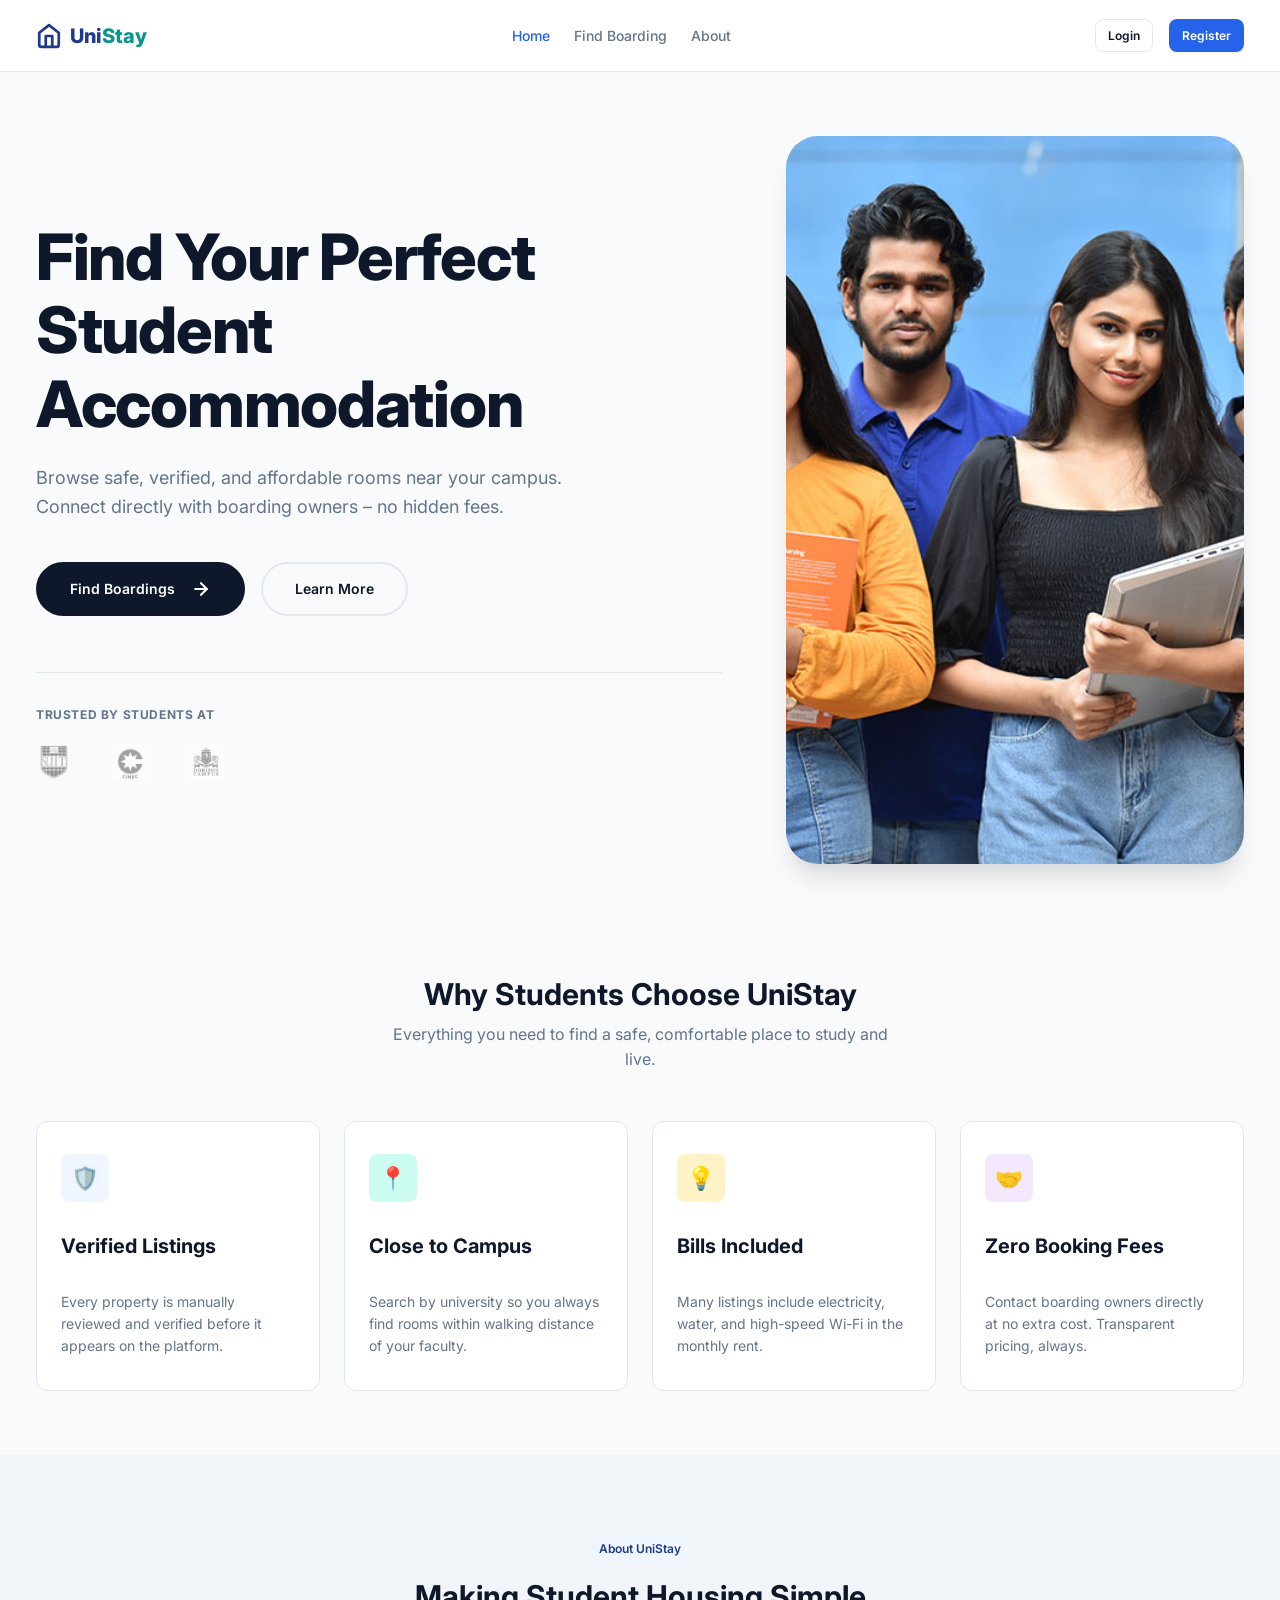
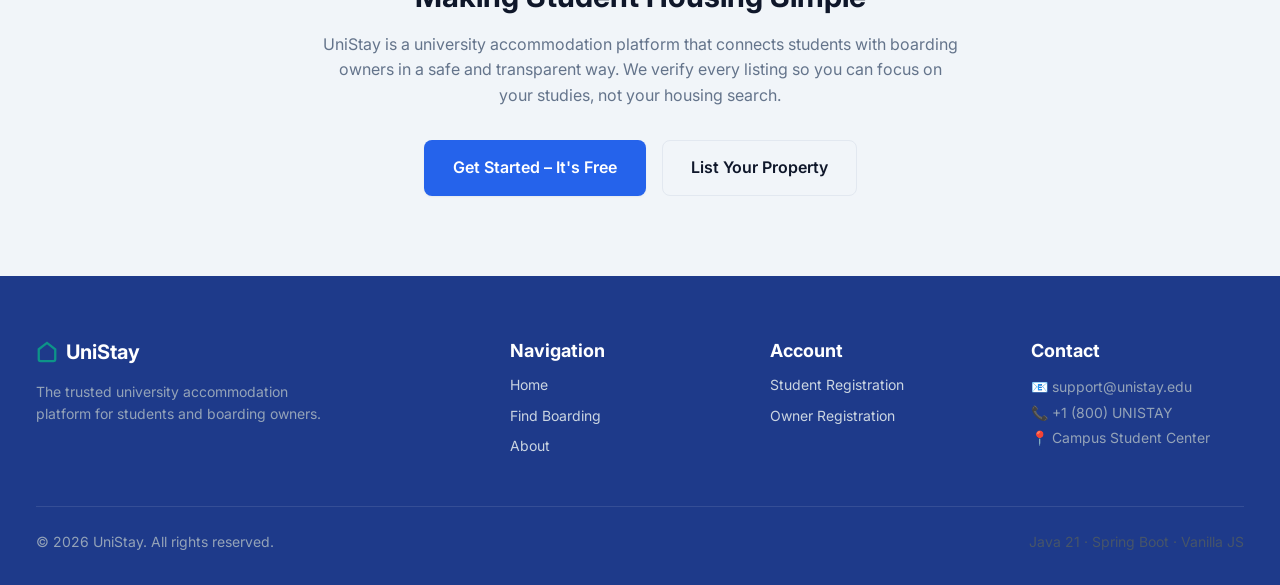
<file: frontend/index.html>
<!DOCTYPE html>
<html lang="en">
<head>
  <meta charset="UTF-8" />
  <meta name="viewport" content="width=device-width, initial-scale=1.0" />
  <title>UniStay – Find Student Accommodation</title>
  <meta name="description" content="UniStay helps university students find safe, verified, and affordable accommodation close to campus." />

  <!-- Google Fonts: Inter -->
  <link rel="preconnect" href="https://fonts.googleapis.com" />
  <link rel="preconnect" href="https://fonts.gstatic.com" crossorigin />
  <link href="https://fonts.googleapis.com/css2?family=Inter:wght@400;500;600;700;800&display=swap" rel="stylesheet" />

  <!-- Design System -->
  <link rel="stylesheet" href="css/global.css" />
  <link rel="stylesheet" href="css/components.css" />
  <link rel="stylesheet" href="css/landing-hero.css" />

  <style>
    /* ── Landing Page–specific overrides (kept minimal) ── */

    /* Feature cards */
    .feature-grid {
      display: grid;
      grid-template-columns: repeat(4, 1fr);
      gap: var(--space-lg);
    }
    .feature-card {
      background: var(--bg-surface);
      border: 1px solid var(--border-color);
      border-radius: var(--radius-lg);
      padding: var(--space-xl) var(--space-lg);
      transition: transform var(--transition-normal), box-shadow var(--transition-normal);
    }
    .feature-card:hover {
      transform: translateY(-4px);
      box-shadow: var(--shadow-lg);
      border-color: #bfdbfe;
    }
    .feature-icon-box {
      width: 48px; height: 48px;
      border-radius: var(--radius-md);
      display: flex; align-items: center; justify-content: center;
      font-size: 1.4rem;
      margin-bottom: var(--space-md);
    }
    .icon-blue   { background: var(--primary-light); }
    .icon-teal   { background: var(--secondary-light); }
    .icon-amber  { background: var(--accent-light); }
    .icon-purple { background: #f3e8ff; }

    /* Responsive */
    @media (max-width: 992px) {
      .feature-grid { grid-template-columns: repeat(2, 1fr); }
    }
    @media (max-width: 768px) {
      .feature-grid { grid-template-columns: 1fr; }
    }
  </style>
</head>

<body>

  <!-- ═══════════════════════════════════════════
       NAVBAR
       ═══════════════════════════════════════════ -->
  <header class="navbar" id="top">
    <div class="container">

      <!-- Brand -->
      <a href="index.html" class="navbar-brand" id="navbar-brand">
        <svg width="26" height="26" viewBox="0 0 24 24" fill="none"
             stroke="currentColor" stroke-width="2.5"
             stroke-linecap="round" stroke-linejoin="round">
          <path d="m3 9 9-7 9 7v11a2 2 0 0 1-2 2H5a2 2 0 0 1-2-2z"/>
          <polyline points="9 22 9 12 15 12 15 22"/>
        </svg>
        <span class="brand-name">Uni<span>Stay</span></span>
      </a>

      <!-- Mobile toggle -->
      <button class="mobile-menu-btn" id="mobile-menu-btn"
              aria-label="Toggle menu" aria-expanded="false">&#9776;</button>

      <!-- Nav links -->
      <ul class="navbar-nav" id="main-nav">
        <li><a href="index.html"         class="nav-link active"  id="nav-home">Home</a></li>
        <li><a href="pages/search.html"  class="nav-link"          id="nav-find">Find Boarding</a></li>
        <li><a href="#about"             class="nav-link"          id="nav-about">About</a></li>
      </ul>

      <!-- Action buttons + backend status indicator -->
      <div class="navbar-actions">
        <span id="backend-status" title="Backend connection status"></span>
        <a href="pages/login.html" class="btn btn-outline btn-sm" id="btn-login">Login</a>
        <a href="pages/register.html" class="btn btn-primary btn-sm" id="btn-register">Register</a>
        <button class="btn btn-secondary btn-sm" id="btn-logout" style="display: none;" onclick="handleLogout()">Logout</button>
      </div>

    </div>
  </header>


  <main>

    <!-- ═══════════════════════════════════════════
         HERO
         ═══════════════════════════════════════════ -->
    <section class="landing-hero" id="hero-section">
      <div class="container hero-container">
        
        <div class="hero-text-content">
          <h1 class="hero-title">
            Find Your Perfect<br/>Student Accommodation
          </h1>
          <p class="hero-subtitle">
            Browse safe, verified, and affordable rooms near your campus. Connect directly with boarding owners – no hidden fees.
          </p>
          <div class="hero-cta-group">
            <a href="pages/search.html" class="btn btn-hero" id="btn-hero-search">
              Find Boardings
              <svg width="20" height="20" viewBox="0 0 24 24" fill="none" stroke="currentColor" stroke-width="2.5" stroke-linecap="round" stroke-linejoin="round" style="margin-left: 8px; vertical-align: -4px;"><line x1="5" y1="12" x2="19" y2="12"></line><polyline points="12 5 19 12 12 19"></polyline></svg>
            </a>
            <a href="#about" class="btn btn-hero-secondary" id="btn-hero-about">
              Learn More
            </a>
          </div>

          <div class="trust-bar">
            <p class="trust-text">Trusted by students at</p>
            <div class="trust-logos">
              <img src="images/sliit uni logo.png" alt="SLIIT" class="trust-logo">
              <img src="images/cinec uni logo.jpg" alt="CINEC" class="trust-logo">
              <img src="images/horaizan uni logo .png" alt="Horizon" class="trust-logo">
            </div>
          </div>
        </div>

        <div class="hero-visual">
           <img src="images/background image.jpg" alt="Student Accommodation" class="hero-featured-image">
        </div>

      </div>
    </section>


    <!-- ═══════════════════════════════════════════
         FEATURE CARDS
         ═══════════════════════════════════════════ -->
    <section style="padding: 5rem 0 4rem;" id="features">
      <div class="container">

        <div class="text-center" style="margin-bottom:3rem;">
          <h2>Why Students Choose UniStay</h2>
          <p class="text-muted" style="max-width:520px;margin:0.5rem auto 0;">
            Everything you need to find a safe, comfortable place to study and live.
          </p>
        </div>

        <div class="feature-grid">

          <div class="feature-card">
            <div class="feature-icon-box icon-blue">🛡️</div>
            <h4>Verified Listings</h4>
            <p class="text-muted" style="font-size:var(--font-size-sm);margin-top:.5rem;">
              Every property is manually reviewed and verified before it appears on the platform.
            </p>
          </div>

          <div class="feature-card">
            <div class="feature-icon-box icon-teal">📍</div>
            <h4>Close to Campus</h4>
            <p class="text-muted" style="font-size:var(--font-size-sm);margin-top:.5rem;">
              Search by university so you always find rooms within walking distance of your faculty.
            </p>
          </div>

          <div class="feature-card">
            <div class="feature-icon-box icon-amber">💡</div>
            <h4>Bills Included</h4>
            <p class="text-muted" style="font-size:var(--font-size-sm);margin-top:.5rem;">
              Many listings include electricity, water, and high-speed Wi-Fi in the monthly rent.
            </p>
          </div>

          <div class="feature-card">
            <div class="feature-icon-box icon-purple">🤝</div>
            <h4>Zero Booking Fees</h4>
            <p class="text-muted" style="font-size:var(--font-size-sm);margin-top:.5rem;">
              Contact boarding owners directly at no extra cost. Transparent pricing, always.
            </p>
          </div>

        </div>
      </div>
    </section>


    <!-- ═══════════════════════════════════════════
         ABOUT / CTA
         ═══════════════════════════════════════════ -->
    <section id="about" style="background:var(--bg-alt); padding: 5rem 0;">
      <div class="container">
        <div style="max-width:640px; margin:0 auto; text-align:center;">
          <span class="badge badge-primary" style="margin-bottom:1rem;">About UniStay</span>
          <h2>Making Student Housing Simple</h2>
          <p class="text-muted" style="margin:1rem 0 2rem;">
            UniStay is a university accommodation platform that connects students with boarding
            owners in a safe and transparent way. We verify every listing so you can focus on
            your studies, not your housing search.
          </p>
          <div style="display:flex; gap:1rem; justify-content:center; flex-wrap:wrap;">
            <a href="pages/register.html" class="btn btn-primary btn-lg" id="btn-cta-register">
              Get Started – It's Free
            </a>
            <a href="pages/register.html?role=owner" class="btn btn-outline btn-lg" id="btn-cta-owner">
              List Your Property
            </a>
          </div>
        </div>
      </div>
    </section>

  </main>


  <!-- ═══════════════════════════════════════════
       FOOTER
       ═══════════════════════════════════════════ -->
  <footer class="footer">
    <div class="container">
      <div class="footer-grid">

        <div>
          <h4 style="display:flex;align-items:center;gap:8px;margin-bottom:1rem;">
            <svg width="22" height="22" viewBox="0 0 24 24" fill="none"
                 stroke="var(--secondary)" stroke-width="2.5">
              <path d="m3 9 9-7 9 7v11a2 2 0 0 1-2 2H5a2 2 0 0 1-2-2z"/>
            </svg>
            UniStay
          </h4>
          <p style="font-size:var(--font-size-sm);color:#94a3b8;max-width:300px;">
            The trusted university accommodation platform for students and boarding owners.
          </p>
        </div>

        <div>
          <h5 style="margin-bottom:.75rem;">Navigation</h5>
          <ul style="list-style:none;display:flex;flex-direction:column;gap:8px;font-size:var(--font-size-sm);">
            <li><a href="index.html">Home</a></li>
            <li><a href="pages/search.html">Find Boarding</a></li>
            <li><a href="#about">About</a></li>
          </ul>
        </div>

        <div>
          <h5 style="margin-bottom:.75rem;">Account</h5>
          <ul style="list-style:none;display:flex;flex-direction:column;gap:8px;font-size:var(--font-size-sm);">
            <li><a href="pages/register.html?role=student">Student Registration</a></li>
            <li><a href="pages/register.html?role=owner">Owner Registration</a></li>
          </ul>
        </div>

        <div>
          <h5 style="margin-bottom:.75rem;">Contact</h5>
          <p style="font-size:var(--font-size-sm);color:#94a3b8;line-height:1.8;">
            📧 support@unistay.edu<br/>
            📞 +1 (800) UNISTAY<br/>
            📍 Campus Student Center
          </p>
        </div>

      </div>

      <div class="footer-bottom">
        <span>© 2026 UniStay. All rights reserved.</span>
        <span style="color:#475569;">Java 21 · Spring Boot · Vanilla JS</span>
      </div>
    </div>
  </footer>


  <!-- ═══════════════════════════════════════════
       SCRIPTS
       ═══════════════════════════════════════════ -->
  <script src="js/api.js"></script>
  <script src="js/common.js"></script>
  <script>
    /* ── Backend health check (displays status pill in navbar) ── */
    async function checkBackendStatus() {
      const el = document.getElementById('backend-status');
      try {
        const res = await API.get('/health');
        if (res && res.success) {
          el.className = 'online';
          el.innerHTML = '<span style="width:7px;height:7px;background:#4ade80;border-radius:50%;display:inline-block;"></span> API Online';
        }
      } catch (_) {
        el.className = 'offline';
        el.innerHTML = '<span style="width:7px;height:7px;background:#f87171;border-radius:50%;display:inline-block;"></span> API Offline';
      }
    }

    document.addEventListener('DOMContentLoaded', () => {
      checkBackendStatus();
      updateUserNav();
    });

    /* ── User Authentication Navigation Logic ── */
    function updateUserNav() {
      const userName = sessionStorage.getItem('unistay_user_name');
      const role = sessionStorage.getItem('unistay_user_role');
      
      const btnLogin = document.getElementById('btn-login');
      const btnRegister = document.getElementById('btn-register');
      const btnLogout = document.getElementById('btn-logout');
      const navbarActions = document.querySelector('.navbar-actions');

      if (userName) {
        // User is logged in
        if (role === 'OWNER') {
          btnLogin.href = 'pages/owner-dashboard.html';
        } else {
          btnLogin.href = 'pages/profile.html';
        }
        
        // Add user greeting
        btnLogin.innerHTML = `<svg width="14" height="14" viewBox="0 0 24 24" fill="none" stroke="currentColor" stroke-width="2" style="vertical-align: text-bottom; margin-right: 4px;"><path d="M20 21v-2a4 4 0 0 0-4-4H8a4 4 0 0 0-4 4v2"></path><circle cx="12" cy="7" r="4"></circle></svg> ${userName}`;
        
        btnRegister.style.display = 'none';
        btnLogout.style.display = 'inline-block';

        if (role === 'OWNER' && !document.getElementById('nav-add-boarding')) {
            const addBoardingBtn = document.createElement('a');
            addBoardingBtn.href = 'pages/add-boarding.html';
            addBoardingBtn.id = 'nav-add-boarding';
            addBoardingBtn.className = 'btn btn-primary btn-sm';
            addBoardingBtn.textContent = 'Add Boarding';
            navbarActions.insertBefore(addBoardingBtn, btnLogout);
        }
      }
    }

    function handleLogout() {
      sessionStorage.removeItem('unistay_user_name');
      sessionStorage.removeItem('unistay_user_role');
      // Redirect to login page or reload
      window.location.reload();
    }
  </script>

</body>
</html>
</file>
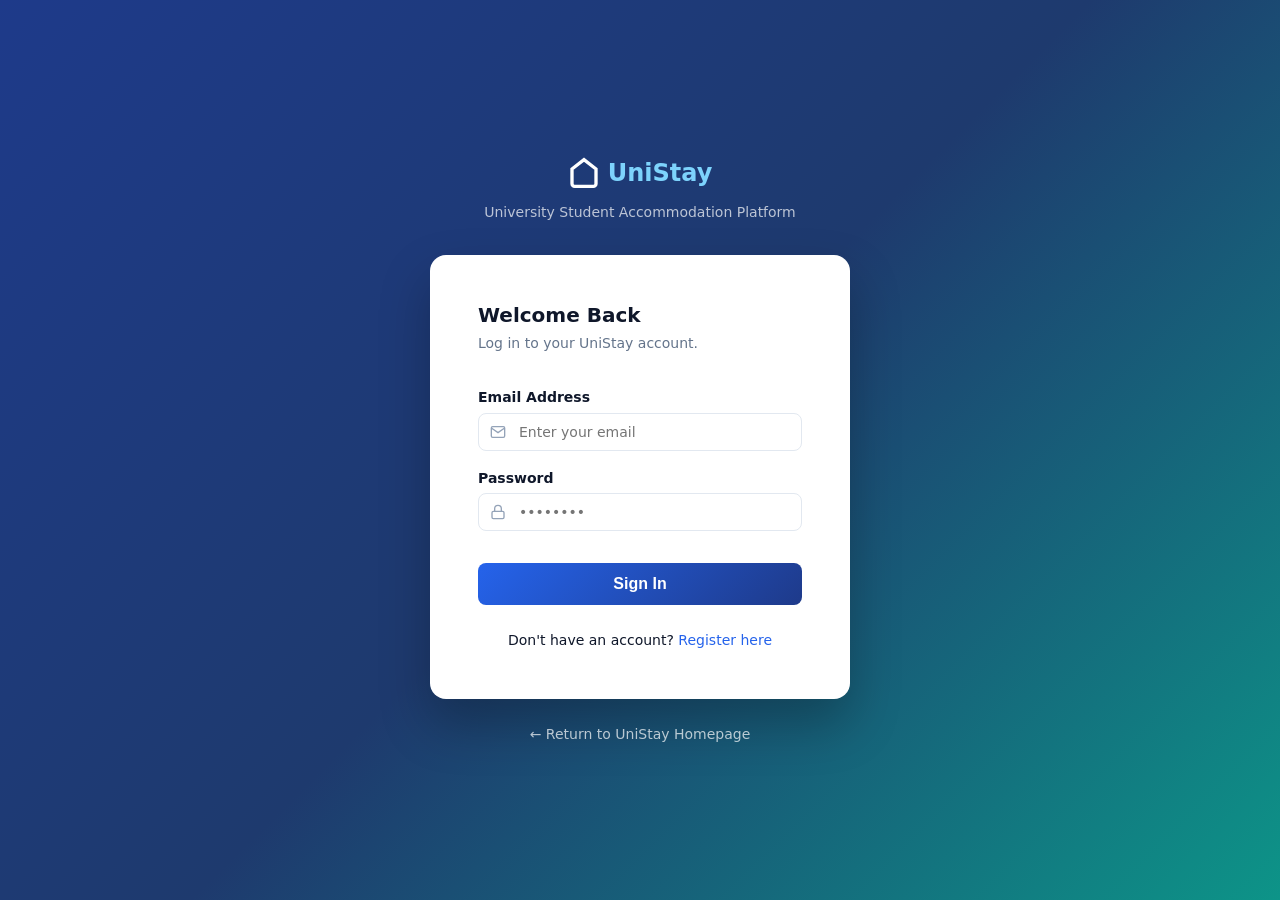
<file: frontend/pages/add-boarding.html>
<!DOCTYPE html>
<html lang="en">
<head>
    <meta charset="UTF-8">
    <meta name="viewport" content="width=device-width, initial-scale=1.0">
    <title>Add Boarding – UniStay</title>
    
    <link rel="preconnect" href="https://fonts.googleapis.com">
    <link rel="preconnect" href="https://fonts.gstatic.com" crossorigin>
    <link href="https://fonts.googleapis.com/css2?family=Inter:wght@400;500;600;700;800&display=swap" rel="stylesheet">
    
    <link rel="stylesheet" href="../css/global.css">
    <link rel="stylesheet" href="../css/components.css">
    <style>
        .section-title {
            margin-top: 2rem;
            margin-bottom: 1rem;
            padding-bottom: 0.5rem;
            border-bottom: 1px solid var(--border-color);
            color: var(--primary-dark);
        }
        .facilities-grid {
            display: grid;
            grid-template-columns: repeat(auto-fill, minmax(150px, 1fr));
            gap: 1rem;
        }
        .checkbox-label {
            display: flex;
            align-items: center;
            gap: 8px;
            font-size: var(--font-size-sm);
            cursor: pointer;
        }
    </style>
</head>
<body style="background-color: var(--bg-alt); min-height: 100vh; display: flex; flex-direction: column;">

    <!-- Navbar -->
    <header class="navbar" id="top">
        <div class="container">
            <a href="../index.html" class="navbar-brand">
                <svg width="26" height="26" viewBox="0 0 24 24" fill="none"
                     stroke="currentColor" stroke-width="2.5"
                     stroke-linecap="round" stroke-linejoin="round">
                    <path d="m3 9 9-7 9 7v11a2 2 0 0 1-2 2H5a2 2 0 0 1-2-2z"/>
                    <polyline points="9 22 9 12 15 12 15 22"/>
                </svg>
                <span class="brand-name">Uni<span>Stay</span></span>
            </a>
            <button class="mobile-menu-btn" id="mobile-menu-btn" aria-label="Toggle menu">&#9776;</button>
            <ul class="navbar-nav" id="main-nav">
                <li><a href="../index.html" class="nav-link">Home</a></li>
            </ul>
            <div class="navbar-actions">
                <a href="login.html" class="btn btn-outline btn-sm" id="btn-login">Login</a>
                <a href="register.html" class="btn btn-primary btn-sm" id="btn-register">Register</a>
                <button class="btn btn-secondary btn-sm" id="btn-logout" style="display: none;" onclick="handleLogout()">Logout</button>
            </div>
        </div>
    </header>

    <!-- Content -->
    <main class="container container-sm" style="flex: 1; padding: 4rem 1rem;">
        <div class="card" style="padding: 2rem;">
            <div style="display: flex; justify-content: space-between; align-items: center; margin-bottom: 1.5rem;">
                <h2>Add New Boarding</h2>
                <a href="owner-dashboard.html" class="btn btn-outline btn-sm">Back to Dashboard</a>
            </div>
            
            <div id="alert-container"></div>
            
            <form id="boarding-form" onsubmit="handleSubmit(event)">
                <!-- Basic Information -->
                <h4 class="section-title">Basic Information</h4>
                <div class="form-group">
                    <label class="form-label">Boarding Name *</label>
                    <input type="text" id="name" class="form-control" required>
                </div>
                <div class="form-group">
                    <label class="form-label">Description</label>
                    <textarea id="description" class="form-control" rows="3"></textarea>
                </div>
                <div class="form-group">
                    <label class="form-label">Address *</label>
                    <input type="text" id="address" class="form-control" required>
                </div>
                <div class="grid grid-2" style="gap: 1rem;">
                    <div class="form-group">
                        <label class="form-label">Location/Area *</label>
                        <input type="text" id="location" class="form-control" required>
                    </div>
                    <div class="form-group">
                        <label class="form-label">Google Maps Link</label>
                        <input type="url" id="googleMapsLink" class="form-control">
                    </div>
                </div>
                <div class="form-group">
                    <label class="form-label">Contact Number <span style="color:var(--text-muted);font-weight:400;">(shown to students)</span> *</label>
                    <input type="tel" id="contactNumber" class="form-control" placeholder="e.g. +94 77 123 4567" required>
                    <small class="text-muted">Students will see this number instead of the Book Now button.</small>
                </div>

                <!-- Price & Rooms -->
                <h4 class="section-title">Price & Rooms</h4>
                <div class="grid grid-2" style="gap: 1rem;">
                    <div class="form-group">
                        <label class="form-label">Monthly Price ($) *</label>
                        <input type="number" id="pricePerMonth" class="form-control" step="0.01" min="0" required>
                    </div>
                    <div class="form-group">
                        <label class="form-label">Room Type *</label>
                        <select id="roomType" class="form-select" required>
                            <option value="">Select Room Type</option>
                            <option value="Single Room">Single Room</option>
                            <option value="Shared Room">Shared Room</option>
                            <option value="Private Studio">Private Studio</option>
                            <option value="Apartment">Apartment</option>
                        </select>
                    </div>
                    <div class="form-group">
                        <label class="form-label">Total Rooms *</label>
                        <input type="number" id="totalRooms" class="form-control" min="0" required>
                    </div>
                    <div class="form-group">
                        <label class="form-label">Available Rooms *</label>
                        <input type="number" id="availableRooms" class="form-control" min="0" required>
                    </div>
                    <div class="form-group">
                        <label class="form-label">Students Per Room *</label>
                        <input type="number" id="studentsPerRoom" class="form-control" min="1" required>
                    </div>
                    <div class="form-group">
                        <label class="form-label">Suitable Gender *</label>
                        <select id="suitableGender" class="form-select" required>
                            <option value="">Select Gender</option>
                            <option value="Male">Male Only</option>
                            <option value="Female">Female Only</option>
                            <option value="Any">Any</option>
                        </select>
                    </div>
                </div>

                <!-- Facilities -->
                <h4 class="section-title">Facilities</h4>
                <div class="facilities-grid">
                    <label class="checkbox-label"><input type="checkbox" id="hasBeds"> Beds Provided</label>
                    <label class="checkbox-label"><input type="checkbox" id="hasHotWater"> Hot Water</label>
                    <label class="checkbox-label"><input type="checkbox" id="hasKitchen"> Kitchen Access</label>
                    <label class="checkbox-label"><input type="checkbox" id="hasLaundry"> Laundry</label>
                    <label class="checkbox-label"><input type="checkbox" id="hasAc"> Air Conditioning</label>
                    <label class="checkbox-label"><input type="checkbox" id="hasAttachedBathroom"> Attached Bathroom</label>
                    <label class="checkbox-label"><input type="checkbox" id="hasCctv"> CCTV/Security</label>
                    <label class="checkbox-label"><input type="checkbox" id="hasParking"> Parking</label>
                    <label class="checkbox-label"><input type="checkbox" id="hasWifi"> Wi-Fi</label>
                </div>

                <!-- Other -->
                <h4 class="section-title">Other Details</h4>
                <div class="grid grid-2" style="gap: 1rem;">
                    <div class="form-group">
                        <label class="form-label">Nearest University *</label>
                        <select id="university" class="form-select" required>
                            <option value="">Select University</option>
                            <option value="SLIIT">SLIIT</option>
                            <option value="CINEC">CINEC</option>
                            <option value="Horizon">Horizon</option>
                        </select>
                    </div>
                    <div class="form-group">
                        <label class="form-label">Distance to University (km) *</label>
                        <input type="number" id="distanceFromUniversity" class="form-control" step="0.1" min="0" placeholder="e.g. 2.5" required>
                    </div>
                    <div class="form-group">
                        <label class="checkbox-label" style="margin-top: 30px;"><input type="checkbox" id="hasMainRoadAccess"> Main Road Access</label>
                    </div>
                </div>

                <!-- Images -->
                <h4 class="section-title">Pictures</h4>
                <div class="form-group">
                    <label class="form-label">Select Boarding Images (Multiple)</label>
                    <input type="file" id="images" class="form-control" accept="image/*" multiple>
                </div>

                <div style="margin-top: 2rem;">
                    <button type="submit" id="btn-submit" class="btn btn-primary btn-full btn-lg">Add Boarding Listing</button>
                </div>
            </form>
        </div>
    </main>

    <!-- Scripts -->
    <script src="../js/common.js"></script>
    <script>
        document.addEventListener('DOMContentLoaded', () => {
            const role = sessionStorage.getItem('unistay_user_role');
            if (role !== 'OWNER') {
                window.location.href = 'login.html'; 
                return;
            }
            updateUserNav();
        });

        function updateUserNav() {
            const userName = sessionStorage.getItem('unistay_user_name');
            const role = sessionStorage.getItem('unistay_user_role');
            
            const btnLogin = document.getElementById('btn-login');
            const btnRegister = document.getElementById('btn-register');
            const btnLogout = document.getElementById('btn-logout');
            const navbarActions = document.querySelector('.navbar-actions');

            if (userName) {
                btnLogin.href = '#';
                btnLogin.innerHTML = `<svg width="14" height="14" viewBox="0 0 24 24" fill="none" stroke="currentColor" stroke-width="2" style="vertical-align: text-bottom; margin-right: 4px;"><path d="M20 21v-2a4 4 0 0 0-4-4H8a4 4 0 0 0-4 4v2"></path><circle cx="12" cy="7" r="4"></circle></svg> ${userName}`;
                
                btnRegister.style.display = 'none';
                btnLogout.style.display = 'inline-block';

                if (role === 'OWNER' && !document.getElementById('nav-add-boarding')) {
                    const addBoardingBtn = document.createElement('a');
                    addBoardingBtn.href = 'add-boarding.html';
                    addBoardingBtn.id = 'nav-add-boarding';
                    addBoardingBtn.className = 'btn btn-primary btn-sm';
                    addBoardingBtn.textContent = 'Add Boarding';
                    navbarActions.insertBefore(addBoardingBtn, btnLogout);
                }
            }
        }

        function handleLogout() {
            sessionStorage.removeItem('unistay_user_name');
            sessionStorage.removeItem('unistay_user_role');
            sessionStorage.removeItem('unistay_user_id');
            window.location.href = 'login.html';
        }

        async function handleSubmit(event) {
            event.preventDefault();
            const btn = document.getElementById('btn-submit');
            const alertBox = document.getElementById('alert-container');
            alertBox.innerHTML = '';
            btn.disabled = true;
            btn.textContent = 'Saving...';

            try {
                const ownerId = sessionStorage.getItem('unistay_user_id');
                
                const formData = new FormData();
                formData.append('ownerId', ownerId);
                formData.append('name', document.getElementById('name').value);
                formData.append('description', document.getElementById('description').value);
                formData.append('address', document.getElementById('address').value);
                formData.append('location', document.getElementById('location').value);
                formData.append('googleMapsLink', document.getElementById('googleMapsLink').value);
                formData.append('contactNumber', document.getElementById('contactNumber').value);
                formData.append('university', document.getElementById('university').value);
                formData.append('pricePerMonth', document.getElementById('pricePerMonth').value);
                formData.append('totalRooms', document.getElementById('totalRooms').value);
                formData.append('availableRooms', document.getElementById('availableRooms').value);
                formData.append('roomType', document.getElementById('roomType').value);
                formData.append('studentsPerRoom', document.getElementById('studentsPerRoom').value);
                formData.append('suitableGender', document.getElementById('suitableGender').value);
                formData.append('hasBeds', document.getElementById('hasBeds').checked);
                formData.append('hasHotWater', document.getElementById('hasHotWater').checked);
                formData.append('hasKitchen', document.getElementById('hasKitchen').checked);
                formData.append('hasLaundry', document.getElementById('hasLaundry').checked);
                formData.append('hasAc', document.getElementById('hasAc').checked);
                formData.append('hasAttachedBathroom', document.getElementById('hasAttachedBathroom').checked);
                formData.append('hasCctv', document.getElementById('hasCctv').checked);
                formData.append('hasParking', document.getElementById('hasParking').checked);
                formData.append('hasWifi', document.getElementById('hasWifi').checked);
                formData.append('hasMainRoadAccess', document.getElementById('hasMainRoadAccess').checked);
                formData.append('distanceFromUniversity', document.getElementById('distanceFromUniversity').value);

                const fileInput = document.getElementById('images');
                if (fileInput.files.length > 0) {
                    for (let i = 0; i < fileInput.files.length; i++) {
                        formData.append('images', fileInput.files[i]);
                    }
                }

                const BASE = window.location.origin.includes(':8080') ? '' : 'http://localhost:8080';
                
                const response = await fetch(`${BASE}/api/boardings`, {
                    method: 'POST',
                    body: formData // Note: fetch automatically sets the correct multipart boundary header
                });

                const data = await response.json();

                if (response.ok) {
                    alertBox.innerHTML = '<div class="alert alert-success">Boarding added successfully! Redirecting...</div>';
                    setTimeout(() => {
                        window.location.href = 'owner-dashboard.html';
                    }, 1500);
                } else {
                    throw new Error(data.message || 'Failed to add boarding');
                }
            } catch (err) {
                alertBox.innerHTML = `<div class="alert alert-danger">❌ ${err.message}</div>`;
                btn.disabled = false;
                btn.textContent = 'Add Boarding Listing';
            }
        }
    </script>
</body>
</html>
</file>
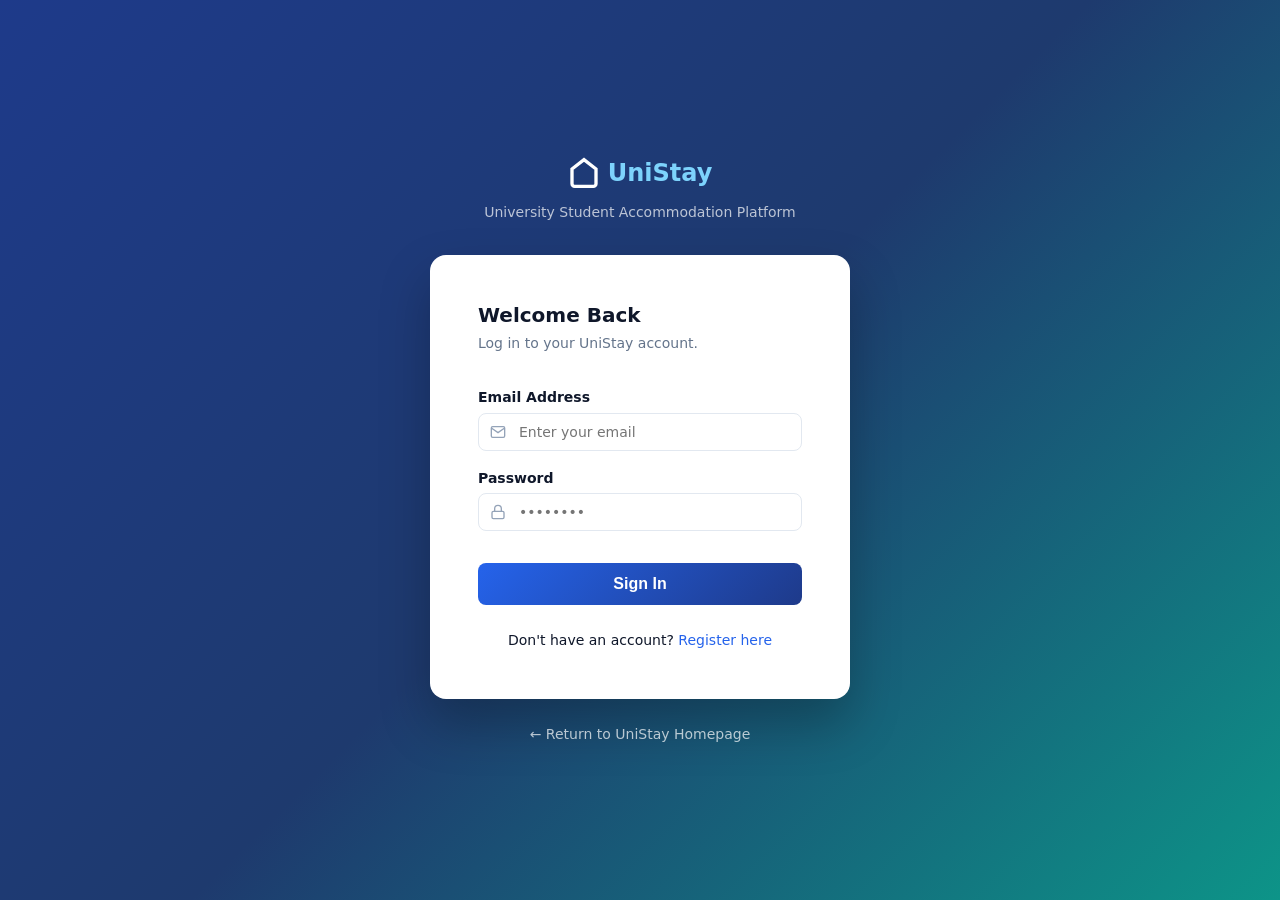
<file: frontend/pages/admin-dashboard.html>
<!DOCTYPE html>
<html lang="en">
<head>
    <meta charset="UTF-8">
    <meta name="viewport" content="width=device-width, initial-scale=1.0">
    <title>Admin Dashboard – UniStay</title>
    <link rel="stylesheet" href="../css/global.css">
    <link rel="stylesheet" href="../css/components.css">
    <style>
        .admin-layout {
            display: grid;
            grid-template-columns: 250px 1fr;
            min-height: 100vh;
        }

        /* Sidebar */
        .sidebar {
            background-color: var(--primary-dark);
            color: white;
            padding: var(--space-xl) var(--space-md);
            display: flex;
            flex-direction: column;
        }

        .sidebar-brand {
            display: flex;
            align-items: center;
            gap: var(--space-sm);
            font-size: var(--font-size-xl);
            font-weight: 800;
            color: white;
            margin-bottom: var(--space-2xl);
            padding-left: var(--space-sm);
        }

        .sidebar-brand span { color: #7dd3fc; }

        .nav-menu { list-style: none; flex: 1; }
        
        .nav-menu li { margin-bottom: var(--space-sm); }
        
        .nav-menu a {
            display: flex;
            align-items: center;
            gap: var(--space-sm);
            color: #cbd5e1;
            text-decoration: none;
            padding: var(--space-sm) var(--space-md);
            border-radius: var(--radius-md);
            transition: all var(--transition-fast);
            font-weight: 500;
        }
        
        .nav-menu a:hover, .nav-menu a.active {
            background-color: rgba(255,255,255,0.1);
            color: white;
        }

        .sidebar-footer {
            margin-top: auto;
            border-top: 1px solid rgba(255,255,255,0.1);
            padding-top: var(--space-md);
            font-size: var(--font-size-sm);
            color: #94a3b8;
        }
        
        .sidebar-footer #admin-email-display {
            color: white;
            font-weight: 600;
            display: block;
            margin-bottom: var(--space-sm);
            word-break: break-all;
        }

        /* Main Content */
        .main-content {
            background-color: var(--bg-alt);
            padding: var(--space-xl);
            overflow-y: auto;
        }

        .page-header {
            margin-bottom: var(--space-2xl);
            display: flex;
            justify-content: space-between;
            align-items: center;
        }

        /* Dashboard Cards */
        .dashboard-grid {
            display: grid;
            grid-template-columns: repeat(auto-fit, minmax(280px, 1fr));
            gap: var(--space-xl);
        }

        .dash-card {
            background: white;
            border-radius: var(--radius-lg);
            padding: var(--space-xl);
            box-shadow: var(--shadow-sm);
            border: 1px solid var(--border-color);
            transition: transform var(--transition-fast), box-shadow var(--transition-fast);
            position: relative;
            overflow: hidden;
        }

        .dash-card:hover {
            transform: translateY(-4px);
            box-shadow: var(--shadow-md);
        }

        .dash-card::before {
            content: '';
            position: absolute;
            top: 0; left: 0; right: 0;
            height: 4px;
        }
        .card-students::before { background: var(--primary); }
        .card-acc::before { background: var(--secondary); }
        .card-search::before { background: var(--warning); }
        .card-booking::before { background: var(--danger); }

        .dash-card h3 {
            font-size: var(--font-size-lg);
            margin-bottom: var(--space-xs);
            color: var(--text-main);
        }

        .dash-card .owner-badge {
            display: inline-block;
            background: var(--bg-alt);
            color: var(--text-muted);
            font-size: var(--font-size-xs);
            padding: 2px 8px;
            border-radius: var(--radius-full);
            margin-bottom: var(--space-md);
            font-weight: 600;
        }

        .dash-card ul {
            list-style: none;
            color: var(--text-muted);
            font-size: var(--font-size-sm);
            margin-bottom: var(--space-lg);
        }
        .dash-card ul li {
            padding: 4px 0;
            display: flex;
            align-items: center;
            gap: 8px;
        }
        .dash-card ul li::before {
            content: '•';
            color: var(--text-light);
        }

        .status-badge {
            position: absolute;
            top: 1rem;
            right: 1rem;
        }
    </style>
</head>
<body>
    <script src="../js/admin.js"></script>
    <script>checkAdminAuth();</script>

    <div class="admin-layout">
        <!-- Sidebar -->
        <aside class="sidebar">
            <div class="sidebar-brand">
                <svg width="24" height="24" viewBox="0 0 24 24" fill="none" stroke="currentColor" stroke-width="2.5">
                    <path d="m3 9 9-7 9 7v11a2 2 0 0 1-2 2H5a2 2 0 0 1-2-2z"></path>
                </svg>
                <span class="brand-name">Uni<span>Stay</span></span>
            </div>

            <ul class="nav-menu">
                <li>
                    <a href="admin-dashboard.html" class="active">
                        <svg width="18" height="18" viewBox="0 0 24 24" fill="none" stroke="currentColor" stroke-width="2"><rect x="3" y="3" width="7" height="7"></rect><rect x="14" y="3" width="7" height="7"></rect><rect x="14" y="14" width="7" height="7"></rect><rect x="3" y="14" width="7" height="7"></rect></svg>
                        Dashboard
                    </a>
                </li>
                <li>
                    <a href="admin-students.html">
                        <svg width="18" height="18" viewBox="0 0 24 24" fill="none" stroke="currentColor" stroke-width="2"><path d="M17 21v-2a4 4 0 0 0-4-4H5a4 4 0 0 0-4 4v2"></path><circle cx="9" cy="7" r="4"></circle><path d="M23 21v-2a4 4 0 0 0-3-3.87"></path><path d="M16 3.13a4 4 0 0 1 0 7.75"></path></svg>
                        Student Management
                    </a>
                </li>
            </ul>

            <div class="sidebar-footer">
                <span id="admin-email-display"></span>
                <button onclick="logout()" class="btn btn-outline btn-sm" style="color: white; border-color: rgba(255,255,255,0.3); width: 100%;">
                    Log Out
                </button>
            </div>
        </aside>

        <!-- Main Content -->
        <main class="main-content">
            <div class="page-header">
                <div>
                    <h1>System Overview</h1>
                    <p class="text-muted">Welcome to the UniStay Administration Panel.</p>
                </div>
            </div>

            <div class="dashboard-grid">
                
                <!-- SECTION 1 -->
                <div class="dash-card card-students">
                    <span class="badge badge-success status-badge">Active</span>
                    <h3>Student Management</h3>
                    <div class="owner-badge">Hapuarachchige D. M. (BM24200630)</div>
                    <ul>
                        <li>View registered students</li>
                        <li>Update student profiles</li>
                        <li>Manage accounts</li>
                        <li>Search and filter</li>
                    </ul>
                    <a href="admin-students.html" class="btn btn-primary btn-full">Manage Students</a>
                </div>

                <!-- SECTION 2 -->
                <div class="dash-card card-acc">
                    <span class="badge badge-secondary status-badge" style="background:#e2e8f0; color:#64748b;">Upcoming</span>
                    <h3>Accommodation Mgt.</h3>
                    <div class="owner-badge">Wanigaratne S. N (BM24200687)</div>
                    <ul>
                        <li>Review boarding listings</li>
                        <li>Manage prices & facilities</li>
                        <li>Availability tracking</li>
                        <li>Owner management</li>
                    </ul>
                    <button disabled class="btn btn-outline btn-full">Module Not Ready</button>
                </div>

                <!-- SECTION 3 -->
                <div class="dash-card card-search">
                    <span class="badge badge-secondary status-badge" style="background:#e2e8f0; color:#64748b;">Upcoming</span>
                    <h3>Search & Recommendation</h3>
                    <div class="owner-badge">Jayaratne K. K (BM24200711)</div>
                    <ul>
                        <li>Search filters configuration</li>
                        <li>Smart matching logic</li>
                        <li>Recommendation algorithms</li>
                        <li>Performance monitoring</li>
                    </ul>
                    <button disabled class="btn btn-outline btn-full">Module Not Ready</button>
                </div>

                <!-- SECTION 4 -->
                <div class="dash-card card-booking">
                    <span class="badge badge-secondary status-badge" style="background:#e2e8f0; color:#64748b;">Upcoming</span>
                    <h3>Booking & Reviews</h3>
                    <div class="owner-badge">Madhushanka M. N (BM24200837)</div>
                    <ul>
                        <li>Manage booking requests</li>
                        <li>Track payment status</li>
                        <li>Moderate user reviews</li>
                        <li>Rating analytics</li>
                    </ul>
                    <button disabled class="btn btn-outline btn-full">Module Not Ready</button>
                </div>

            </div>
        </main>
    </div>

    <script>
        document.getElementById('admin-email-display').textContent = getAdminEmail();
    </script>
</body>
</html>
</file>
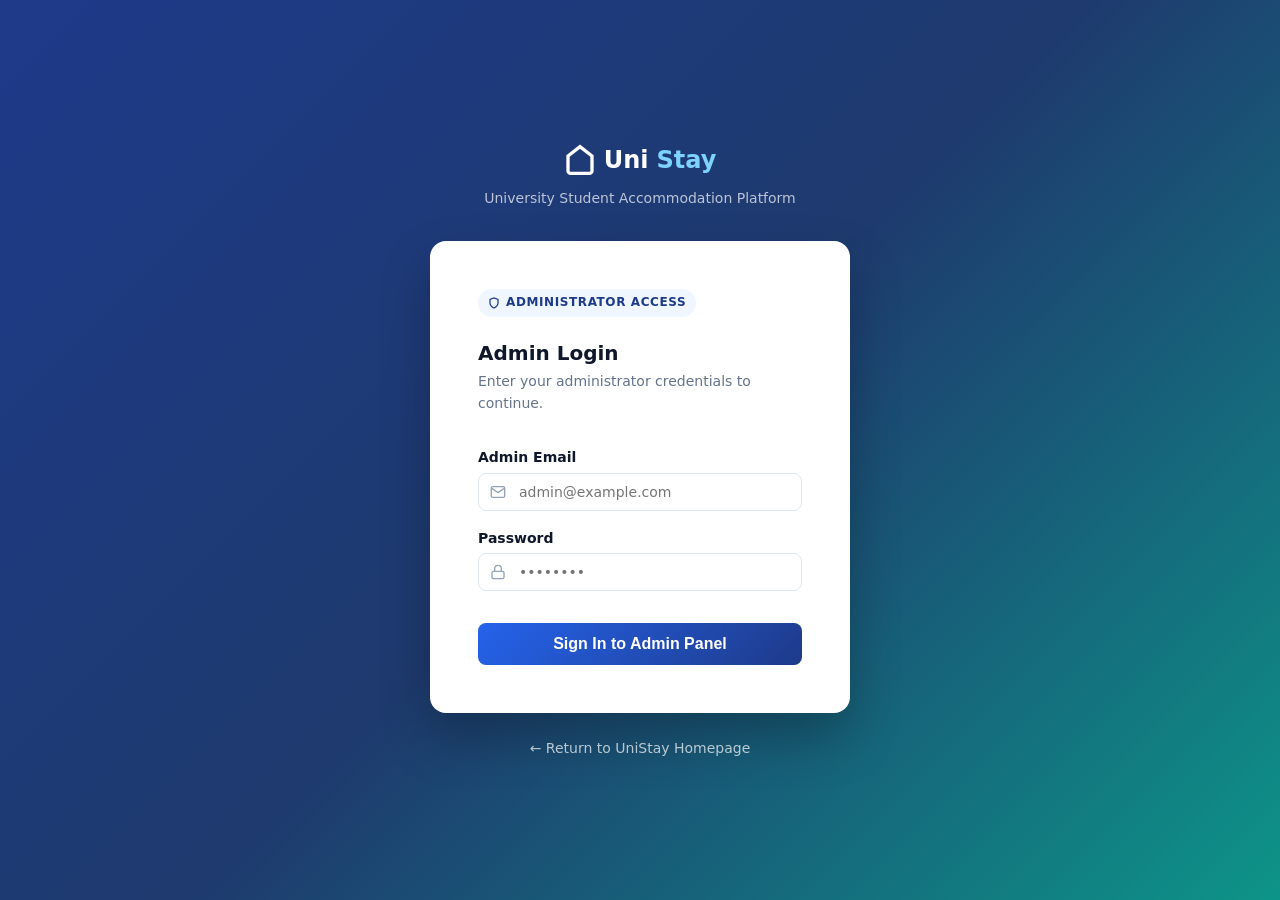
<file: frontend/pages/admin-login.html>
<!DOCTYPE html>
<html lang="en">
<head>
    <meta charset="UTF-8">
    <meta name="viewport" content="width=device-width, initial-scale=1.0">
    <title>Admin Login – UniStay</title>
    <meta name="description" content="UniStay administrator login portal.">
    <link rel="stylesheet" href="../css/global.css">
    <link rel="stylesheet" href="../css/components.css">
    <style>
        body {
            background: linear-gradient(135deg, var(--primary-dark) 0%, #1e3a6e 50%, var(--secondary) 100%);
            min-height: 100vh;
            display: flex;
            align-items: center;
            justify-content: center;
            padding: var(--space-lg);
        }

        .login-wrapper {
            width: 100%;
            max-width: 420px;
        }

        .login-brand {
            text-align: center;
            margin-bottom: var(--space-xl);
        }

        .login-brand .brand-logo {
            display: inline-flex;
            align-items: center;
            gap: var(--space-sm);
            font-size: var(--font-size-2xl);
            font-weight: 800;
            color: white;
            margin-bottom: var(--space-sm);
        }

        .login-brand .brand-logo span { color: #7dd3fc; }

        .login-brand p {
            color: rgba(255,255,255,0.7);
            font-size: var(--font-size-sm);
        }

        .login-card {
            background: white;
            border-radius: var(--radius-xl);
            box-shadow: 0 25px 50px rgba(0,0,0,0.25);
            padding: var(--space-2xl);
        }

        .login-card h2 {
            font-size: var(--font-size-xl);
            font-weight: 700;
            color: var(--text-main);
            margin-bottom: var(--space-xs);
        }

        .login-card .subtitle {
            color: var(--text-muted);
            font-size: var(--font-size-sm);
            margin-bottom: var(--space-xl);
        }

        .admin-badge {
            display: inline-flex;
            align-items: center;
            gap: 6px;
            background: var(--primary-light);
            color: var(--primary-dark);
            font-size: var(--font-size-xs);
            font-weight: 700;
            padding: 4px 10px;
            border-radius: var(--radius-full);
            letter-spacing: 0.05em;
            text-transform: uppercase;
            margin-bottom: var(--space-lg);
        }

        .input-icon-wrapper {
            position: relative;
        }

        .input-icon-wrapper .icon {
            position: absolute;
            left: 12px;
            top: 50%;
            transform: translateY(-50%);
            color: var(--text-light);
            pointer-events: none;
        }

        .input-icon-wrapper .form-control {
            padding-left: 2.5rem;
        }

        .btn-admin-login {
            background: linear-gradient(135deg, var(--primary) 0%, var(--primary-dark) 100%);
            color: white;
            font-size: var(--font-size-md);
            padding: 0.75rem 1.5rem;
            border-radius: var(--radius-md);
            border: none;
            width: 100%;
            font-weight: 700;
            cursor: pointer;
            transition: all var(--transition-normal);
            margin-top: var(--space-md);
        }

        .btn-admin-login:hover:not(:disabled) {
            transform: translateY(-2px);
            box-shadow: 0 8px 20px rgba(37, 99, 235, 0.4);
        }

        .btn-admin-login:disabled {
            opacity: 0.6;
            cursor: not-allowed;
        }

        .back-link {
            display: block;
            text-align: center;
            margin-top: var(--space-lg);
            color: rgba(255,255,255,0.7);
            font-size: var(--font-size-sm);
            transition: color var(--transition-fast);
        }

        .back-link:hover { color: white; }
    </style>
</head>
<body>
    <div class="login-wrapper">

        <!-- Brand Header -->
        <div class="login-brand">
            <div class="brand-logo">
                <svg width="32" height="32" viewBox="0 0 24 24" fill="none" stroke="currentColor" stroke-width="2.5">
                    <path d="m3 9 9-7 9 7v11a2 2 0 0 1-2 2H5a2 2 0 0 1-2-2z"></path>
                </svg>
                Uni<span>Stay</span>
            </div>
            <p>University Student Accommodation Platform</p>
        </div>

        <!-- Login Card -->
        <div class="login-card">
            <div class="admin-badge">
                <svg width="12" height="12" viewBox="0 0 24 24" fill="none" stroke="currentColor" stroke-width="2.5">
                    <path d="M12 22s8-4 8-10V5l-8-3-8 3v7c0 6 8 10 8 10z"/>
                </svg>
                Administrator Access
            </div>

            <h2>Admin Login</h2>
            <p class="subtitle">Enter your administrator credentials to continue.</p>

            <!-- Alert Container -->
            <div id="alert-container"></div>

            <form id="login-form" novalidate onsubmit="handleLogin(event)">
                <div class="form-group">
                    <label for="admin-email" class="form-label">Admin Email</label>
                    <div class="input-icon-wrapper">
                        <svg class="icon" width="16" height="16" viewBox="0 0 24 24" fill="none" stroke="currentColor" stroke-width="2">
                            <path d="M4 4h16c1.1 0 2 .9 2 2v12c0 1.1-.9 2-2 2H4c-1.1 0-2-.9-2-2V6c0-1.1.9-2 2-2z"/><polyline points="22,6 12,13 2,6"/>
                        </svg>
                        <input type="email" id="admin-email" class="form-control"
                               placeholder="admin@example.com" required autocomplete="email">
                    </div>
                </div>

                <div class="form-group">
                    <label for="admin-password" class="form-label">Password</label>
                    <div class="input-icon-wrapper">
                        <svg class="icon" width="16" height="16" viewBox="0 0 24 24" fill="none" stroke="currentColor" stroke-width="2">
                            <rect x="3" y="11" width="18" height="11" rx="2" ry="2"/><path d="M7 11V7a5 5 0 0 1 10 0v4"/>
                        </svg>
                        <input type="password" id="admin-password" class="form-control"
                               placeholder="••••••••" required autocomplete="current-password">
                    </div>
                </div>

                <button type="submit" class="btn-admin-login" id="btn-login">
                    Sign In to Admin Panel
                </button>
            </form>
        </div>

        <a href="../index.html" class="back-link">← Return to UniStay Homepage</a>
    </div>

    <script src="../js/admin.js"></script>
    <script>
        // If already logged in, skip to dashboard
        if (getAdminToken()) {
            window.location.href = './admin-dashboard.html';
        }

        async function handleLogin(event) {
            event.preventDefault();
            const alertBox = document.getElementById('alert-container');
            const btn = document.getElementById('btn-login');
            alertBox.innerHTML = '';

            const email = document.getElementById('admin-email').value.trim();
            const password = document.getElementById('admin-password').value;

            if (!email || !password) {
                alertBox.innerHTML = '<div class="alert alert-danger">⚠️ Please enter both email and password.</div>';
                return;
            }

            btn.disabled = true;
            btn.textContent = 'Signing in…';

            try {
                const BASE = window.location.origin.includes(':8080') ? '' : 'http://localhost:8080';
                const res = await fetch(`${BASE}/api/admin/login`, {
                    method: 'POST',
                    headers: { 'Content-Type': 'application/json' },
                    body: JSON.stringify({ email, password })
                });
                const data = await res.json();

                if (!res.ok) {
                    alertBox.innerHTML = `<div class="alert alert-danger">❌ ${data.message || 'Login failed.'}</div>`;
                    return;
                }

                saveAdminSession(data.data.token, data.data.adminEmail);
                window.location.href = './admin-dashboard.html';

            } catch (err) {
                alertBox.innerHTML = `<div class="alert alert-danger">❌ Cannot reach server. Make sure the backend is running on port 8080.</div>`;
            } finally {
                btn.disabled = false;
                btn.textContent = 'Sign In to Admin Panel';
            }
        }
    </script>
</body>
</html>
</file>
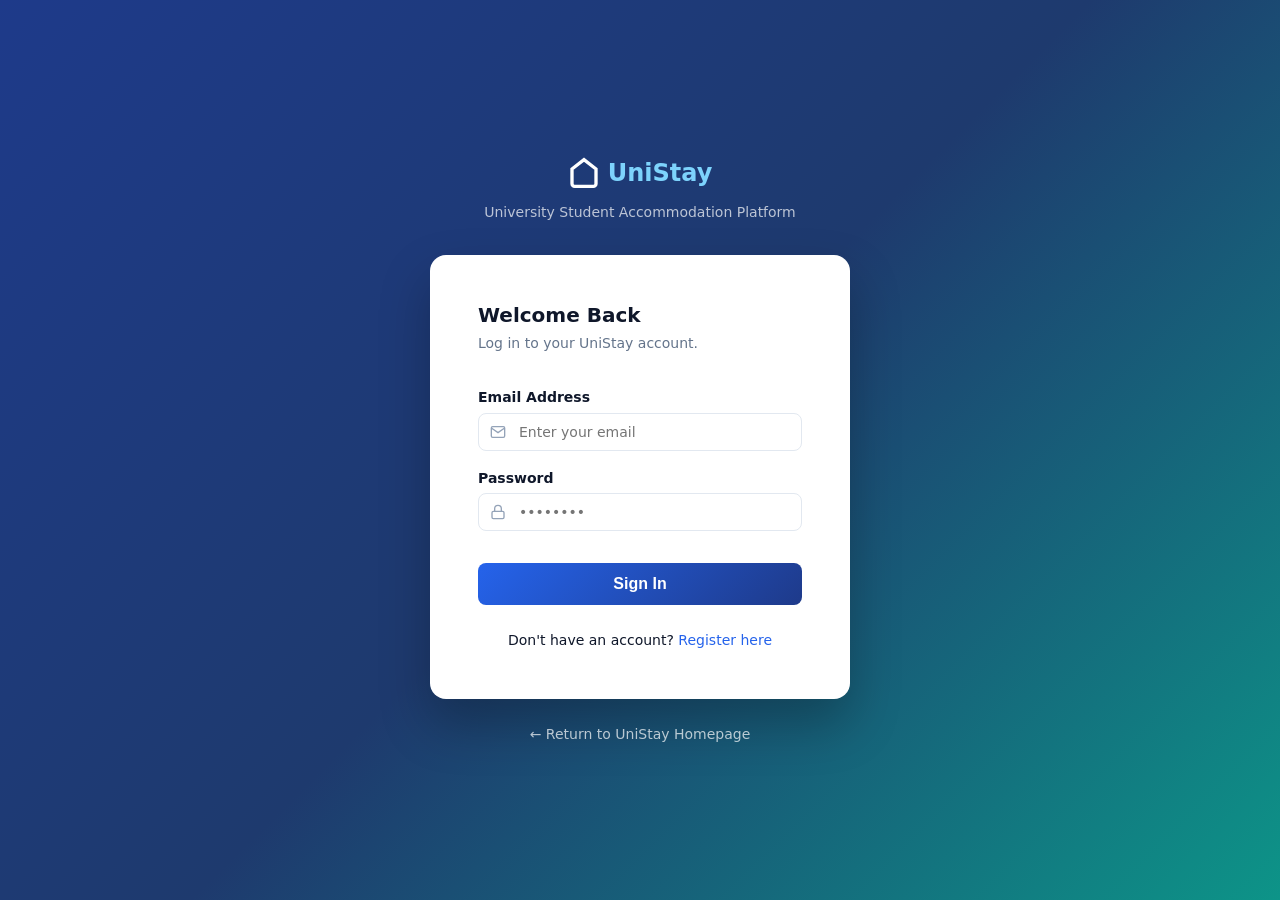
<file: frontend/pages/admin-students.html>
<!DOCTYPE html>
<html lang="en">
<head>
    <meta charset="UTF-8">
    <meta name="viewport" content="width=device-width, initial-scale=1.0">
    <title>Student Management – Admin – UniStay</title>
    <link rel="stylesheet" href="../css/global.css">
    <link rel="stylesheet" href="../css/components.css">
    <style>
        .admin-layout {
            display: grid;
            grid-template-columns: 250px 1fr;
            min-height: 100vh;
        }

        /* Sidebar (Duplicate from dashboard for simplicity, normally would use a component or template) */
        .sidebar { background-color: var(--primary-dark); color: white; padding: var(--space-xl) var(--space-md); display: flex; flex-direction: column; }
        .sidebar-brand { display: flex; align-items: center; gap: var(--space-sm); font-size: var(--font-size-xl); font-weight: 800; color: white; margin-bottom: var(--space-2xl); padding-left: var(--space-sm); }
        .sidebar-brand span { color: #7dd3fc; }
        .nav-menu { list-style: none; flex: 1; }
        .nav-menu li { margin-bottom: var(--space-sm); }
        .nav-menu a { display: flex; align-items: center; gap: var(--space-sm); color: #cbd5e1; text-decoration: none; padding: var(--space-sm) var(--space-md); border-radius: var(--radius-md); transition: all var(--transition-fast); font-weight: 500; }
        .nav-menu a:hover, .nav-menu a.active { background-color: rgba(255,255,255,0.1); color: white; }
        .sidebar-footer { margin-top: auto; border-top: 1px solid rgba(255,255,255,0.1); padding-top: var(--space-md); font-size: var(--font-size-sm); color: #94a3b8; }
        
        .main-content { background-color: var(--bg-alt); padding: var(--space-xl); overflow-y: auto; }
        
        .page-header { margin-bottom: var(--space-lg); display: flex; justify-content: space-between; align-items: flex-end; }
        
        .search-bar { display: flex; gap: var(--space-sm); width: 100%; max-width: 400px; }
        
        /* Modal Styles */
        .modal-overlay {
            position: fixed; top: 0; left: 0; right: 0; bottom: 0;
            background: rgba(15, 23, 42, 0.6); backdrop-filter: blur(4px);
            display: none; align-items: center; justify-content: center; z-index: 2000;
        }
        .modal-overlay.active { display: flex; }
        
        .modal-card {
            background: white; border-radius: var(--radius-lg); width: 100%; max-width: 500px;
            box-shadow: var(--shadow-xl); overflow: hidden;
            transform: scale(0.95); transition: transform var(--transition-fast);
        }
        .modal-overlay.active .modal-card { transform: scale(1); }
        
        .modal-header { padding: var(--space-md) var(--space-lg); border-bottom: 1px solid var(--border-color); display: flex; justify-content: space-between; align-items: center; }
        .modal-header h3 { margin: 0; font-size: var(--font-size-lg); }
        .btn-close { background: none; border: none; font-size: 1.5rem; cursor: pointer; color: var(--text-muted); }
        
        .modal-body { padding: var(--space-lg); }
        .modal-footer { padding: var(--space-md) var(--space-lg); border-top: 1px solid var(--border-color); background: var(--bg-alt); display: flex; justify-content: flex-end; gap: var(--space-sm); }
        
        /* View specific details */
        .detail-row { display: grid; grid-template-columns: 120px 1fr; margin-bottom: var(--space-sm); padding-bottom: var(--space-sm); border-bottom: 1px solid var(--border-color); }
        .detail-row:last-child { border: none; margin: 0; padding: 0; }
        .detail-label { color: var(--text-muted); font-size: var(--font-size-sm); font-weight: 600; }
        .detail-value { color: var(--text-main); font-size: var(--font-size-sm); }
    </style>
</head>
<body>
    <script src="../js/admin.js"></script>
    <script>checkAdminAuth();</script>

    <div class="admin-layout">
        <!-- Sidebar -->
        <aside class="sidebar">
            <div class="sidebar-brand">
                <svg width="24" height="24" viewBox="0 0 24 24" fill="none" stroke="currentColor" stroke-width="2.5"><path d="m3 9 9-7 9 7v11a2 2 0 0 1-2 2H5a2 2 0 0 1-2-2z"></path></svg>
                <span class="brand-name">Uni<span>Stay</span></span>
            </div>
            <ul class="nav-menu">
                <li><a href="admin-dashboard.html">
                    <svg width="18" height="18" viewBox="0 0 24 24" fill="none" stroke="currentColor" stroke-width="2"><rect x="3" y="3" width="7" height="7"></rect><rect x="14" y="3" width="7" height="7"></rect><rect x="14" y="14" width="7" height="7"></rect><rect x="3" y="14" width="7" height="7"></rect></svg>
                    Dashboard
                </a></li>
                <li><a href="admin-students.html" class="active">
                    <svg width="18" height="18" viewBox="0 0 24 24" fill="none" stroke="currentColor" stroke-width="2"><path d="M17 21v-2a4 4 0 0 0-4-4H5a4 4 0 0 0-4 4v2"></path><circle cx="9" cy="7" r="4"></circle><path d="M23 21v-2a4 4 0 0 0-3-3.87"></path><path d="M16 3.13a4 4 0 0 1 0 7.75"></path></svg>
                    Student Management
                </a></li>
            </ul>
            <div class="sidebar-footer">
                <button onclick="logout()" class="btn btn-outline btn-sm" style="color: white; border-color: rgba(255,255,255,0.3); width: 100%;">Log Out</button>
            </div>
        </aside>

        <!-- Main Content -->
        <main class="main-content">
            <div class="page-header">
                <div>
                    <h1>Student Management</h1>
                    <p class="text-muted">Manage all registered student accounts on the platform.</p>
                </div>
                
                <form class="search-bar" id="search-form" onsubmit="handleSearch(event)">
                    <input type="text" id="search-input" class="form-control" placeholder="Search name or email...">
                    <button type="submit" class="btn btn-primary">Search</button>
                    <button type="button" class="btn btn-outline" onclick="loadStudents()">Clear</button>
                </form>
            </div>

            <div id="alert-container"></div>

            <div class="card">
                <div class="table-responsive">
                    <table class="table" id="students-table">
                        <thead>
                            <tr>
                                <th>ID</th>
                                <th>Full Name</th>
                                <th>Email</th>
                                <th>University</th>
                                <th>Actions</th>
                            </tr>
                        </thead>
                        <tbody id="students-tbody">
                            <tr><td colspan="5" class="text-center">Loading students...</td></tr>
                        </tbody>
                    </table>
                </div>
            </div>
        </main>
    </div>

    <!-- VIEW MODAL -->
    <div class="modal-overlay" id="view-modal">
        <div class="modal-card">
            <div class="modal-header">
                <h3>Student Profile</h3>
                <button class="btn-close" onclick="closeModal('view-modal')">&times;</button>
            </div>
            <div class="modal-body" id="view-details">
                <!-- Populated via JS -->
            </div>
            <div class="modal-footer">
                <button class="btn btn-primary" onclick="closeModal('view-modal')">Close</button>
            </div>
        </div>
    </div>

    <!-- EDIT MODAL -->
    <div class="modal-overlay" id="edit-modal">
        <div class="modal-card">
            <div class="modal-header">
                <h3>Edit Student</h3>
                <button class="btn-close" onclick="closeModal('edit-modal')">&times;</button>
            </div>
            <form id="edit-form" onsubmit="handleEditSubmit(event)">
                <div class="modal-body">
                    <input type="hidden" id="edit-id">
                    
                    <div class="form-group">
                        <label class="form-label">Full Name</label>
                        <input type="text" id="edit-fullname" class="form-control" required>
                    </div>
                    <div class="form-group">
                        <label class="form-label">Phone Number</label>
                        <input type="tel" id="edit-phone" class="form-control" required>
                    </div>
                    <div class="form-group">
                        <label class="form-label">University</label>
                        <select id="edit-university" class="form-select" required>
                            <option value="SLIIT">SLIIT</option>
                            <option value="CINEC">CINEC</option>
                            <option value="Horizon">Horizon</option>
                        </select>
                    </div>
                    <div class="form-group">
                        <label class="form-label">Gender</label>
                        <select id="edit-gender" class="form-select" required>
                            <option value="Female">Female</option>
                            <option value="Male">Male</option>
                            <option value="Other">Other / Prefer not to say</option>
                        </select>
                    </div>
                </div>
                <div class="modal-footer">
                    <button type="button" class="btn btn-outline" onclick="closeModal('edit-modal')">Cancel</button>
                    <button type="submit" class="btn btn-primary" id="btn-save">Save Changes</button>
                </div>
            </form>
        </div>
    </div>

    <script src="../js/admin-students.js"></script>
</body>
</html>
</file>
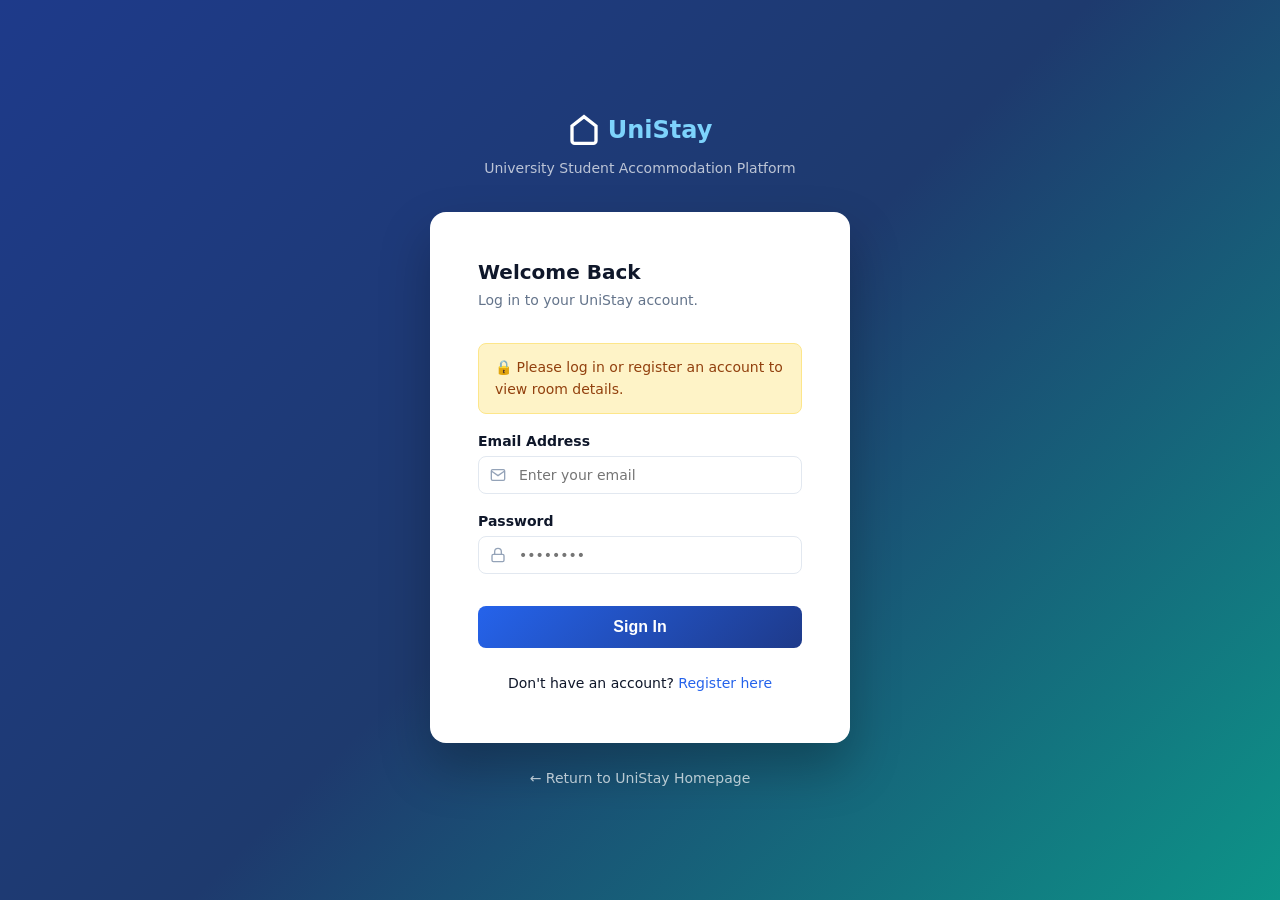
<file: frontend/pages/boarding-details.html>
<!DOCTYPE html>
<html lang="en">
<head>
    <meta charset="UTF-8">
    <meta name="viewport" content="width=device-width, initial-scale=1.0">
    <title>Boarding Details – UniStay</title>
    
    <link rel="preconnect" href="https://fonts.googleapis.com">
    <link rel="preconnect" href="https://fonts.gstatic.com" crossorigin>
    <link href="https://fonts.googleapis.com/css2?family=Inter:wght@400;500;600;700;800&display=swap" rel="stylesheet">
    
    <link rel="stylesheet" href="../css/global.css">
    <link rel="stylesheet" href="../css/components.css">
    <style>
        .gallery-container {
            display: grid;
            grid-template-columns: 2fr 1fr 1fr;
            grid-template-rows: 200px 200px;
            gap: 10px;
            border-radius: var(--radius-lg);
            overflow: hidden;
            margin-bottom: 2rem;
        }
        .gallery-img {
            width: 100%;
            height: 100%;
            object-fit: cover;
            cursor: pointer;
            transition: opacity 0.2s;
            background: #e2e8f0;
            display: flex;
            align-items: center;
            justify-content: center;
            font-size: 3rem;
            color: var(--text-muted);
        }
        .gallery-img:hover {
            opacity: 0.9;
        }
        .gallery-main {
            grid-row: 1 / 3;
        }
        
        @media (max-width: 768px) {
            .gallery-container {
                grid-template-columns: 1fr;
                grid-template-rows: 300px;
            }
            .gallery-secondary {
                display: none;
            }
        }

        .details-layout {
            display: flex;
            gap: 3rem;
            align-items: flex-start;
        }
        .main-info {
            flex: 1;
        }
        .sidebar-card {
            flex: 0 0 350px;
            background: var(--bg-surface);
            border: 1px solid var(--border-color);
            border-radius: var(--radius-lg);
            padding: 2rem;
            position: sticky;
            top: 100px;
            box-shadow: var(--shadow-md);
        }

        @media (max-width: 992px) {
            .details-layout {
                flex-direction: column;
            }
            .sidebar-card {
                flex: none;
                width: 100%;
                position: static;
                margin-top: 2rem;
            }
        }

        .price-huge {
            font-size: 2rem;
            font-weight: 800;
            color: var(--primary-dark);
            margin-bottom: 1rem;
        }

        .feature-list {
            display: grid;
            grid-template-columns: repeat(auto-fill, minmax(200px, 1fr));
            gap: 1rem;
            margin: 1.5rem 0;
            padding: 1.5rem 0;
            border-top: 1px solid var(--border-color);
            border-bottom: 1px solid var(--border-color);
        }
        .feature-item {
            display: flex;
            align-items: center;
            gap: 10px;
            font-size: 1rem;
        }
        .icon {
            font-size: 1.2rem;
        }
        
        .section-title {
            font-size: 1.25rem;
            font-weight: 700;
            margin-bottom: 1rem;
            margin-top: 2rem;
        }

        .meta-pill {
            display: inline-block;
            padding: 0.4rem 0.8rem;
            background: var(--bg-alt);
            border: 1px solid var(--border-color);
            border-radius: 20px;
            font-size: var(--font-size-sm);
            font-weight: 500;
            margin-right: 0.5rem;
            margin-bottom: 0.5rem;
        }

        /* Review Styles */
        .star-rating {
            display: inline-flex;
            flex-direction: row-reverse;
            gap: 5px;
        }
        .star-rating input {
            display: none;
        }
        .star-rating label {
            cursor: pointer;
            font-size: 2rem;
            color: #d1d5db;
        }
        .star-rating input:checked ~ label,
        .star-rating label:hover,
        .star-rating label:hover ~ label {
            color: #fbbf24;
        }
        .static-stars {
            color: #fbbf24;
            letter-spacing: 2px;
            font-size: 1.2rem;
        }
        .review-card {
            background: var(--bg-surface);
            border: 1px solid var(--border-color);
            border-radius: var(--radius-md);
            padding: 1.5rem;
            margin-bottom: 1rem;
            transition: all var(--transition-fast);
        }
        .review-card:hover {
            box-shadow: var(--shadow-md);
        }
        .review-header {
            display: flex;
            justify-content: space-between;
            align-items: center;
            margin-bottom: 0.5rem;
        }
        .review-author {
            font-weight: 600;
            color: var(--text-main);
        }
        .review-date {
            font-size: var(--font-size-xs);
            color: var(--text-muted);
        }

        /* Owner Contact Card */
        .owner-contact-card {
            display: flex;
            align-items: center;
            gap: 1rem;
            padding: 1.2rem 1.4rem;
            background: linear-gradient(135deg, #f0f9ff 0%, #e0f2fe 100%);
            border: 1.5px solid #bae6fd;
            border-radius: var(--radius-md);
            margin-bottom: 1.5rem;
        }
        .owner-avatar {
            width: 48px;
            height: 48px;
            border-radius: 50%;
            background: linear-gradient(135deg, var(--primary) 0%, var(--primary-dark) 100%);
            color: white;
            display: flex;
            align-items: center;
            justify-content: center;
            font-weight: 700;
            font-size: 1.3rem;
            flex-shrink: 0;
        }
        .owner-info { flex: 1; min-width: 0; }
        .owner-label {
            font-size: 0.72rem;
            font-weight: 600;
            text-transform: uppercase;
            letter-spacing: 0.07em;
            color: #0369a1;
            margin-bottom: 2px;
        }
        .owner-name-text {
            font-weight: 700;
            font-size: 0.95rem;
            color: var(--text-main);
            white-space: nowrap;
            overflow: hidden;
            text-overflow: ellipsis;
            margin-bottom: 4px;
        }
        .owner-phone-link {
            display: inline-flex;
            align-items: center;
            gap: 6px;
            font-size: 1rem;
            font-weight: 700;
            color: #0ea5e9;
            text-decoration: none;
            letter-spacing: 0.02em;
            transition: color 0.15s;
        }
        .owner-phone-link:hover { color: #0284c7; text-decoration: underline; }

        /* Modal Styles */
        .modal-overlay {
            position: fixed; top: 0; left: 0; right: 0; bottom: 0;
            background: rgba(15, 23, 42, 0.6); backdrop-filter: blur(4px);
            display: none; align-items: center; justify-content: center; z-index: 2000;
        }
        .modal-overlay.active { display: flex; }
        
        .modal-card {
            background: white; border-radius: var(--radius-lg); width: 100%; max-width: 500px;
            box-shadow: var(--shadow-xl); overflow: hidden;
            transform: scale(0.95); transition: transform var(--transition-fast);
        }
        .modal-overlay.active .modal-card { transform: scale(1); }
        
        .modal-header { padding: var(--space-md) var(--space-lg); border-bottom: 1px solid var(--border-color); display: flex; justify-content: space-between; align-items: center; }
        .modal-header h3 { margin: 0; font-size: var(--font-size-lg); }
        .btn-close { background: none; border: none; font-size: 1.5rem; cursor: pointer; color: var(--text-muted); }
        
        .modal-body { padding: var(--space-lg); }
        .modal-footer { padding: var(--space-md) var(--space-lg); border-top: 1px solid var(--border-color); background: var(--bg-alt); display: flex; justify-content: flex-end; gap: var(--space-sm); }

        /* ── Rating Badge ── */
        .rating-badge {
            display: inline-flex;
            align-items: center;
            gap: 0.3rem;
            background: #fff9ec;
            border: 1px solid #f59e0b;
            border-radius: 99px;
            padding: 0.2rem 0.7rem;
            font-size: 0.82rem;
            font-weight: 600;
            color: #92400e;
            white-space: nowrap;
        }
        .rating-badge .stars { color: #f59e0b; letter-spacing: -1px; }
        .rating-badge .rating-count { color: var(--text-muted); font-weight: 400; }
        .rating-badge.no-reviews {
            background: var(--bg-alt);
            border-color: var(--border-color);
            color: var(--text-muted);
            font-weight: 400;
        }
    </style>
</head>
<body style="background-color: var(--bg-main); min-height: 100vh; display: flex; flex-direction: column;">

    <!-- Navbar -->
    <header class="navbar" id="top">
        <div class="container">
            <a href="../index.html" class="navbar-brand">
                <svg width="26" height="26" viewBox="0 0 24 24" fill="none"
                     stroke="currentColor" stroke-width="2.5"
                     stroke-linecap="round" stroke-linejoin="round">
                    <path d="m3 9 9-7 9 7v11a2 2 0 0 1-2 2H5a2 2 0 0 1-2-2z"/>
                    <polyline points="9 22 9 12 15 12 15 22"/>
                </svg>
                <span class="brand-name">Uni<span>Stay</span></span>
            </a>
            <button class="mobile-menu-btn" id="mobile-menu-btn" aria-label="Toggle menu">&#9776;</button>
            <ul class="navbar-nav" id="main-nav">
                <li><a href="../index.html" class="nav-link">Home</a></li>
                <li><a href="search.html" class="nav-link active">Find Boardings</a></li>
            </ul>
            <div class="navbar-actions">
                <a href="login.html" class="btn btn-outline btn-sm" id="btn-login">Login</a>
                <a href="register.html" class="btn btn-primary btn-sm" id="btn-register">Register</a>
                <button class="btn btn-secondary btn-sm" id="btn-logout" style="display: none;" onclick="handleLogout()">Logout</button>
            </div>
        </div>
    </header>

    <!-- Content -->
    <main class="container" style="flex: 1; padding: 2rem 1rem;">
        
        <div id="loading" style="text-align: center; padding: 5rem; font-size: 1.2rem; color: var(--text-muted);">
            Loading boarding details...
        </div>

        <div id="error-state" style="display: none; text-align: center; padding: 5rem;">
            <h2>Boarding Not Found</h2>
            <p class="text-muted" style="margin-bottom: 2rem;">The boarding house you are looking for does not exist or has been removed.</p>
            <a href="search.html" class="btn btn-primary">Back to Search</a>
        </div>

        <div id="boarding-content" style="display: none;">
            
            <div style="margin-bottom: 1.5rem;">
                <h1 id="b-name" style="margin-bottom: 0.5rem;">Loading...</h1>
                <div style="display: flex; gap: 10px; align-items: center; color: var(--text-muted); flex-wrap: wrap;">
                    <span>📍 <span id="b-location"></span></span>
                    <span>•</span>
                    <span>🎓 Near <span id="b-university"></span> (<span id="b-distance"></span> km)</span>
                    <span id="b-rating-badge"></span>
                </div>
            </div>

            <!-- Gallery -->
            <div class="gallery-container" id="gallery">
                <!-- Images injected here -->
            </div>

            <div class="details-layout">
                
                <!-- Main Info -->
                <div class="main-info">
                    <div style="margin-bottom: 1.5rem;">
                        <span class="meta-pill" id="b-roomType"></span>
                        <span class="meta-pill" id="b-gender"></span>
                        <span class="meta-pill">Available Rooms: <span id="b-available"></span> / <span id="b-total"></span></span>
                        <span class="meta-pill">Students Per Room: <span id="b-studentsPerRoom"></span></span>
                    </div>

                    <div class="section-title">About this Boarding</div>
                    <p id="b-description" style="line-height: 1.6; color: var(--text-muted);"></p>

                    <div class="section-title">What this place offers</div>
                    <div class="feature-list" id="b-facilities">
                        <!-- Facilities injected here -->
                    </div>

                    <div class="section-title">Location & Address</div>
                    <p id="b-address" style="color: var(--text-main); margin-bottom: 1rem;"></p>
                    <a id="btn-map" href="#" target="_blank" class="btn btn-outline" style="display: none;">
                        <svg width="18" height="18" viewBox="0 0 24 24" fill="none" stroke="currentColor" stroke-width="2" style="vertical-align: text-bottom; margin-right: 6px;">
                            <path d="M21 10c0 7-9 13-9 13s-9-6-9-13a9 9 0 0 1 18 0z"></path>
                            <circle cx="12" cy="10" r="3"></circle>
                        </svg>
                        View on Google Maps
                    </a>
                </div>

                <!-- Sidebar Card -->
                <aside class="sidebar-card">
                    <div class="price-huge">Rs. <span id="b-price"></span> <span style="font-size: 1rem; font-weight: 500; color: var(--text-muted);">/ month</span></div>
                    
                    <div style="padding: 1.5rem; background: var(--bg-alt); border-radius: var(--radius-md); margin-bottom: 1.5rem; border: 1px solid var(--border-color);">
                        <div style="display: flex; justify-content: space-between; margin-bottom: 0.5rem;">
                            <span class="text-muted">Available Status:</span>
                            <strong id="b-status-text" style="color: var(--primary-color);">Available</strong>
                        </div>
                        <div style="display: flex; justify-content: space-between;">
                            <span class="text-muted">Room Type:</span>
                            <strong id="b-sidebar-roomType"></strong>
                        </div>
                    </div>

                    <!-- Owner Contact Card -->
                    <div class="owner-contact-card" id="owner-contact-card">
                        <div class="owner-avatar" id="owner-avatar">?</div>
                        <div class="owner-info">
                            <div class="owner-label">📞 Contact Owner</div>
                            <div class="owner-name-text" id="owner-name-display">Loading...</div>
                            <a class="owner-phone-link" id="owner-phone-link" href="#">
                                <svg width="15" height="15" viewBox="0 0 24 24" fill="none" stroke="currentColor" stroke-width="2.5" stroke-linecap="round" stroke-linejoin="round"><path d="M22 16.92v3a2 2 0 0 1-2.18 2 19.79 19.79 0 0 1-8.63-3.07A19.5 19.5 0 0 1 4.69 10.5 19.79 19.79 0 0 1 1.61 2.18 2 2 0 0 1 3.6 0h3a2 2 0 0 1 2 1.72c.127.96.361 1.903.7 2.81a2 2 0 0 1-.45 2.11L7.91 7.91a16 16 0 0 0 6.16 6.16l.97-.97a2 2 0 0 1 2.11-.45c.907.339 1.85.573 2.81.7A2 2 0 0 1 22 16.92z"/></svg>
                                <span id="owner-phone-display">Loading...</span>
                            </a>
                        </div>
                    </div>

                    <div id="visit-schedule-section" style="margin-top: 2rem; padding-top: 1.5rem; border-top: 1px solid var(--border-color); display: none;">
                        <h4 style="margin-bottom: 1rem;">Schedule a Visit</h4>
                        <form id="visit-form" onsubmit="handleVisitSubmit(event)">
                            <div style="margin-bottom: 1rem;">
                                <label style="display: block; font-size: 0.9rem; margin-bottom: 0.5rem; font-weight: 500;">Select Date</label>
                                <input type="date" id="visit-date" class="form-control" required style="width: 100%; box-sizing: border-box;">
                            </div>
                            <button type="submit" class="btn btn-outline btn-full" id="btn-visit">Request Visit</button>
                        </form>
                        <div id="visit-message" style="margin-top: 1rem; font-size: 0.9rem; text-align: center;"></div>
                    </div>
                </aside>

            </div>

            <!-- Reviews Section -->
            <div id="reviews-section" style="margin-top: 4rem; padding-top: 2rem; border-top: 1px solid var(--border-color);">
                <div style="display: flex; justify-content: space-between; align-items: baseline; margin-bottom: 2rem;">
                    <div>
                        <h2 style="margin-bottom: 0.5rem;">Reviews & Ratings</h2>
                        <div id="reviews-summary" style="display: flex; align-items: center; gap: 10px;">
                            <p class="text-muted">Loading...</p>
                        </div>
                    </div>
                </div>

                <div id="review-form-container" style="display: none; background: var(--bg-alt); padding: 1.5rem; border-radius: var(--radius-md); margin-bottom: 2rem; border: 1px solid var(--border-color);">
                    <h3 id="review-form-title" style="margin-bottom: 1rem;">Write a Review</h3>
                    <form id="review-form" onsubmit="handleReviewSubmit(event)">
                        <div style="margin-bottom: 1rem;">
                            <label style="display: block; font-weight: 500; margin-bottom: 0.5rem;">Rating</label>
                            <div class="star-rating">
                                <input type="radio" id="star5" name="rating" value="5" required /><label for="star5" title="5 stars">★</label>
                                <input type="radio" id="star4" name="rating" value="4" /><label for="star4" title="4 stars">★</label>
                                <input type="radio" id="star3" name="rating" value="3" /><label for="star3" title="3 stars">★</label>
                                <input type="radio" id="star2" name="rating" value="2" /><label for="star2" title="2 stars">★</label>
                                <input type="radio" id="star1" name="rating" value="1" /><label for="star1" title="1 star">★</label>
                            </div>
                        </div>
                        <div style="margin-bottom: 1rem;">
                            <label style="display: block; font-weight: 500; margin-bottom: 0.5rem;">Comment (Optional)</label>
                            <textarea id="review-comment" class="form-control" rows="3" placeholder="Share your experience..." style="width: 100%; box-sizing: border-box;"></textarea>
                        </div>
                        <div style="display: flex; gap: 1rem; align-items: center;">
                            <button type="submit" class="btn btn-primary" id="btn-submit-review">Submit Review</button>
                            <span id="review-message" style="font-size: 0.9rem;"></span>
                        </div>
                    </form>
                </div>
                
                <div id="reviews-list">
                    <p class="text-muted">Loading reviews...</p>
                </div>
    </main>

    <!-- EDIT REVIEW MODAL -->
    <div class="modal-overlay" id="edit-review-modal">
        <div class="modal-card">
            <div class="modal-header">
                <h3>Edit Review</h3>
                <button class="btn-close" onclick="closeEditReviewModal()">&times;</button>
            </div>
            <form id="edit-review-form" onsubmit="handleEditReviewSubmit(event)">
                <div class="modal-body">
                    <input type="hidden" id="edit-review-id">
                    <div class="form-group" style="margin-bottom: 1rem;">
                        <label style="display: block; font-weight: 500; margin-bottom: 0.5rem;">Rating</label>
                        <div class="star-rating">
                            <input type="radio" id="edit-star5" name="edit-rating" value="5" required /><label for="edit-star5" title="5 stars">★</label>
                            <input type="radio" id="edit-star4" name="edit-rating" value="4" /><label for="edit-star4" title="4 stars">★</label>
                            <input type="radio" id="edit-star3" name="edit-rating" value="3" /><label for="edit-star3" title="3 stars">★</label>
                            <input type="radio" id="edit-star2" name="edit-rating" value="2" /><label for="edit-star2" title="2 stars">★</label>
                            <input type="radio" id="edit-star1" name="edit-rating" value="1" /><label for="edit-star1" title="1 star">★</label>
                        </div>
                    </div>
                    <div class="form-group">
                        <label style="display: block; font-weight: 500; margin-bottom: 0.5rem;">Comment (Optional)</label>
                        <textarea id="edit-review-comment" class="form-control" rows="3" placeholder="Share your experience..." style="width: 100%; box-sizing: border-box;"></textarea>
                    </div>
                </div>
                <div class="modal-footer">
                    <button type="button" class="btn btn-outline" onclick="closeEditReviewModal()">Cancel</button>
                    <button type="submit" class="btn btn-primary" id="btn-save-edit-review">Save Changes</button>
                </div>
            </form>
        </div>
    </div>

    <!-- Scripts -->
    <script src="../js/api.js"></script>
    <script src="../js/common.js"></script>
    <script>
        document.addEventListener('DOMContentLoaded', () => {
            const userName = sessionStorage.getItem('unistay_user_name');
            if (!userName) {
                const currentUrl = window.location.href;
                window.location.href = `login.html?redirect=${encodeURIComponent(currentUrl)}&msg=login_required`;
                return;
            }

            updateUserNav();
            
            const params = new URLSearchParams(window.location.search);
            const boardingId = params.get('id');
            
            if (!boardingId) {
                document.getElementById('loading').style.display = 'none';
                document.getElementById('error-state').style.display = 'block';
                return;
            }
            
            loadBoardingDetails(boardingId);
            loadReviews(boardingId);
        });

        // Updates the top navigation so logged-in students see their profile and logout option.
        function updateUserNav() {
            const userName = sessionStorage.getItem('unistay_user_name');
            const role = sessionStorage.getItem('unistay_user_role');
            
            const btnLogin = document.getElementById('btn-login');
            const btnRegister = document.getElementById('btn-register');
            const btnLogout = document.getElementById('btn-logout');

            if (userName) {
                btnLogin.href = role === 'OWNER' ? 'owner-dashboard.html' : 'profile.html';
                btnLogin.innerHTML = `<svg width="14" height="14" viewBox="0 0 24 24" fill="none" stroke="currentColor" stroke-width="2" style="vertical-align: text-bottom; margin-right: 4px;"><path d="M20 21v-2a4 4 0 0 0-4-4H8a4 4 0 0 0-4 4v2"></path><circle cx="12" cy="7" r="4"></circle></svg> ${userName}`;
                
                btnRegister.style.display = 'none';
                btnLogout.style.display = 'inline-block';
                
                if (role === 'STUDENT') {
                    const visitSection = document.getElementById('visit-schedule-section');
                    if (visitSection) visitSection.style.display = 'block';
                    
                    const reviewForm = document.getElementById('review-form-container');
                    if (reviewForm) reviewForm.style.display = 'block';
                    
                    // Set min date to today
                    const dateInput = document.getElementById('visit-date');
                    if (dateInput) {
                        const today = new Date().toISOString().split('T')[0];
                        dateInput.min = today;
                    }
                }
            }
        }

        function handleLogout() {
            sessionStorage.removeItem('unistay_user_name');
            sessionStorage.removeItem('unistay_user_role');
            sessionStorage.removeItem('unistay_user_id');
            window.location.reload();
        }

        async function loadBoardingDetails(id) {
            const BASE = window.location.origin.includes(':8080') ? '' : 'http://localhost:8080';
            
            try {
                const response = await fetch(`${BASE}/api/boardings/${id}`);
                const data = await response.json();
                
                if (response.ok && data.data) {
                    renderBoarding(data.data, BASE);
                    document.getElementById('loading').style.display = 'none';
                    document.getElementById('boarding-content').style.display = 'block';
                } else {
                    document.getElementById('loading').style.display = 'none';
                    document.getElementById('error-state').style.display = 'block';
                }
            } catch (err) {
                console.error(err);
                document.getElementById('loading').style.display = 'none';
                document.getElementById('error-state').style.display = 'block';
            }
        }

        function renderBoarding(b, BASE) {
            // Text Details
            document.getElementById('b-name').textContent = b.name;
            document.getElementById('b-location').textContent = b.location;
            document.getElementById('b-university').textContent = b.university || 'University';
            document.getElementById('b-distance').textContent = b.distanceFromUniversity || '?';
            document.getElementById('b-price').textContent = b.pricePerMonth;

            // Rating badge under the title
            const badgeEl = document.getElementById('b-rating-badge');
            if (badgeEl) {
                const avg   = b.averageRating || 0;
                const count = b.reviewCount   || 0;
                if (count === 0) {
                    badgeEl.innerHTML = `<span class="rating-badge no-reviews">No reviews yet</span>`;
                } else {
                    const full  = Math.floor(avg);
                    const half  = (avg - full) >= 0.5 ? 1 : 0;
                    const empty = 5 - full - half;
                    const stars = '★'.repeat(full) + (half ? '½' : '') + '☆'.repeat(empty);
                    badgeEl.innerHTML = `
                        <span class="rating-badge">
                            <span class="stars">${stars}</span>
                            <span>${avg.toFixed(1)}</span>
                            <span class="rating-count">(${count} review${count > 1 ? 's' : ''})</span>
                        </span>`;
                }
            }
            
            document.getElementById('b-roomType').textContent = `🏠 ${b.roomType}`;
            document.getElementById('b-sidebar-roomType').textContent = b.roomType;
            document.getElementById('b-gender').textContent = `🚻 ${b.suitableGender} Only`;
            if(b.suitableGender === 'Any') document.getElementById('b-gender').textContent = `🚻 Any Gender`;
            
            document.getElementById('b-available').textContent = b.availableRooms;
            document.getElementById('b-total').textContent = b.totalRooms;
            document.getElementById('b-studentsPerRoom').textContent = b.studentsPerRoom;
            
            document.getElementById('b-description').textContent = b.description || 'No description provided by the owner.';
            document.getElementById('b-address').textContent = b.address;

            // Status
            const statusText = document.getElementById('b-status-text');
            if (b.availableRooms <= 0) {
                statusText.textContent = 'Full';
                statusText.style.color = 'var(--danger-color)';
            }

            // Owner Contact Card
            const ownerName = b.ownerName || 'Owner';
            const ownerPhone = b.ownerPhone || 'N/A';
            document.getElementById('owner-name-display').textContent = ownerName;
            document.getElementById('owner-avatar').textContent = ownerName.charAt(0).toUpperCase();
            const phoneEl = document.getElementById('owner-phone-display');
            const phoneLinkEl = document.getElementById('owner-phone-link');
            phoneEl.textContent = ownerPhone;
            if (ownerPhone !== 'N/A') {
                phoneLinkEl.href = `tel:${ownerPhone}`;
            } else {
                phoneLinkEl.removeAttribute('href');
                phoneLinkEl.style.cursor = 'default';
            }

            // Map Link
            if (b.googleMapsLink) {
                const mapBtn = document.getElementById('btn-map');
                mapBtn.href = b.googleMapsLink;
                mapBtn.style.display = 'inline-flex';
            }

            // Gallery
            const gallery = document.getElementById('gallery');
            let images = b.imageUrls || [];
            if (images.length === 0) {
                gallery.innerHTML = `<div class="gallery-img gallery-main">🏠</div>`;
                gallery.style.gridTemplateColumns = '1fr';
            } else {
                let html = '';
                // First image is main
                let mainUrl = images[0].startsWith('http') ? images[0] : (BASE + images[0]);
                html += `<img src="${mainUrl}" class="gallery-img gallery-main" onerror="this.style.display='none'" />`;
                
                // Add up to 2 secondary images
                for (let i = 1; i < Math.min(3, images.length); i++) {
                    let secUrl = images[i].startsWith('http') ? images[i] : (BASE + images[i]);
                    html += `<img src="${secUrl}" class="gallery-img gallery-secondary" onerror="this.style.display='none'" />`;
                }
                
                // If there was only 1 image, adjust layout slightly
                if (images.length === 1) {
                    gallery.style.gridTemplateColumns = '1fr';
                } else if (images.length === 2) {
                    gallery.style.gridTemplateColumns = '2fr 1fr';
                    gallery.style.gridTemplateRows = '410px'; // 200*2 + 10 gap
                }
                
                gallery.innerHTML = html;
            }

            // Facilities
            const facList = document.getElementById('b-facilities');
            const facilities = [
                { key: b.hasBeds, icon: '🛏️', text: 'Beds Provided' },
                { key: b.hasHotWater, icon: '🚿', text: 'Hot Water' },
                { key: b.hasKitchen, icon: '🍳', text: 'Kitchen Access' },
                { key: b.hasLaundry, icon: '🧺', text: 'Laundry' },
                { key: b.hasAc, icon: '❄️', text: 'Air Conditioning' },
                { key: b.hasAttachedBathroom, icon: '🛁', text: 'Attached Bathroom' },
                { key: b.hasCctv, icon: '📷', text: 'CCTV/Security' },
                { key: b.hasParking, icon: '🚗', text: 'Parking' },
                { key: b.hasWifi, icon: '📶', text: 'Wi-Fi' },
                { key: b.hasMainRoadAccess, icon: '🛣️', text: 'Main Road Access' }
            ];

            let facHtml = '';
            let hasAnyFac = false;
            facilities.forEach(f => {
                if (f.key) {
                    facHtml += `<div class="feature-item"><span class="icon">${f.icon}</span> ${f.text}</div>`;
                    hasAnyFac = true;
                }
            });

            if (!hasAnyFac) {
                facList.innerHTML = '<p class="text-muted">Basic amenities. Contact owner for details.</p>';
                facList.style.display = 'block';
            } else {
                facList.innerHTML = facHtml;
            }
        }

        // Sends a student visit request for a boarding place on a chosen date.
        async function handleVisitSubmit(e) {
            e.preventDefault();
            
            const btn = document.getElementById('btn-visit');
            const msg = document.getElementById('visit-message');
            const dateStr = document.getElementById('visit-date').value;
            
            const params = new URLSearchParams(window.location.search);
            const boardingId = params.get('id');
            const studentId = sessionStorage.getItem('unistay_user_id');
            
            if (!studentId) {
                msg.textContent = 'Please log in as a student to schedule a visit.';
                msg.style.color = 'var(--danger-color)';
                return;
            }
            
            btn.disabled = true;
            btn.textContent = 'Submitting...';
            msg.textContent = '';
            
            try {
                const response = await API.post(`/visits/student/${studentId}`, {
                    boardingId: boardingId,
                    requestedDate: dateStr
                });
                
                if (response.success) {
                    msg.textContent = 'Visit request submitted successfully!';
                    msg.style.color = 'var(--success-color)';
                    document.getElementById('visit-form').reset();
                } else {
                    msg.textContent = response.message || 'Failed to submit request.';
                    msg.style.color = 'var(--danger-color)';
                }
            } catch (err) {
                msg.textContent = err.message || 'An error occurred.';
                msg.style.color = 'var(--danger-color)';
            } finally {
                btn.disabled = false;
                btn.textContent = 'Request Visit';
            }
        }

        // Loads all review comments and the average rating for the current boarding place.
        async function loadReviews(boardingId) {
            try {
                const response = await API.get(`/reviews/boarding/${boardingId}`);
                if (response.success && response.data) {
                    renderReviews(response.data);
                }
            } catch (err) {
                console.error("Error loading reviews:", err);
                document.getElementById('reviews-list').innerHTML = '<p class="text-muted">Failed to load reviews.</p>';
            }
        }

        // Displays the review summary and list in a simple format for students to compare places.
        function renderReviews(data) {
            const summaryDiv = document.getElementById('reviews-summary');
            const listDiv = document.getElementById('reviews-list');
            const currentStudentId = sessionStorage.getItem('unistay_user_id');

            // Render Summary
            if (data.totalReviews === 0) {
                summaryDiv.innerHTML = `<span class="text-muted">No reviews yet. Be the first to review!</span>`;
                listDiv.innerHTML = '<p class="text-muted" style="text-align: center; padding: 2rem; background: var(--bg-surface); border: 1px dashed var(--border-color); border-radius: var(--radius-md);">No reviews posted yet.</p>';
            } else {
                let stars = '★'.repeat(Math.round(data.averageRating)) + '☆'.repeat(5 - Math.round(data.averageRating));
                summaryDiv.innerHTML = `
                    <span class="static-stars">${stars}</span>
                    <strong style="font-size: 1.2rem;">${data.averageRating.toFixed(1)}</strong>
                    <span class="text-muted">(${data.totalReviews} review${data.totalReviews > 1 ? 's' : ''})</span>
                `;
            }

            // Render List
            let listHtml = '';
            if (data.reviews && data.reviews.length > 0) {
                data.reviews.forEach(review => {
                    let stars = '★'.repeat(review.rating) + '☆'.repeat(5 - review.rating);
                    let isOwnReview = currentStudentId && review.studentId == currentStudentId;
                    
                    let actionButtons = '';
                    if (isOwnReview) {
                        const rawComment = (review.comment || '').replace(/'/g, "\\'").replace(/"/g, "&quot;");
                        actionButtons = `
                            <div style="display: flex; gap: 8px; align-items: center;">
                                <button class="btn btn-outline btn-sm" style="padding: 4px 10px; font-size: 0.8rem; border-color: var(--primary); color: var(--primary);" onclick="openEditReviewModal(${review.id}, ${review.rating}, '${rawComment}')">
                                    ✏️ Edit
                                </button>
                                <button class="btn btn-outline btn-sm" style="padding: 4px 10px; font-size: 0.8rem; color: var(--danger-color); border-color: var(--danger-color);" onclick="deleteReview(${review.id})">
                                    🗑️ Delete
                                </button>
                            </div>
                        `;
                    }

                    const formattedDate = review.createdAt ? new Date(review.createdAt).toLocaleDateString(undefined, { year: 'numeric', month: 'short', day: 'numeric' }) : 'Recently';

                    listHtml += `
                        <div class="review-card">
                            <div class="review-header">
                                <div style="display: flex; align-items: center; gap: 12px;">
                                    <div style="width: 40px; height: 40px; border-radius: 50%; background: linear-gradient(135deg, var(--primary) 0%, var(--primary-dark) 100%); color: white; display: flex; align-items: center; justify-content: center; font-weight: bold; font-size: 1.1rem;">
                                        ${review.studentName ? review.studentName.charAt(0).toUpperCase() : 'U'}
                                    </div>
                                    <div>
                                        <div class="review-author" style="font-size: 0.95rem; font-weight: 700;">
                                            ${review.studentName}
                                            <span style="font-size: 0.75rem; background: #e0f2fe; color: #0369a1; padding: 2px 8px; border-radius: 12px; font-weight: 600; margin-left: 6px;">Verified Student</span>
                                        </div>
                                        <div class="review-date">${formattedDate}</div>
                                    </div>
                                </div>
                                ${actionButtons}
                            </div>
                            <div class="static-stars" style="margin-top: 0.5rem; margin-bottom: 0.5rem; font-size: 1rem;">${stars}</div>
                            <div style="color: var(--text-main); line-height: 1.6; font-size: 0.95rem;">${review.comment || ''}</div>
                        </div>
                    `;
                });
            }
            listDiv.innerHTML = listHtml;
        }

        async function handleReviewSubmit(e) {
            e.preventDefault();
            const btn = document.getElementById('btn-submit-review');
            const msg = document.getElementById('review-message');
            const studentId = sessionStorage.getItem('unistay_user_id');
            const params = new URLSearchParams(window.location.search);
            const boardingId = params.get('id');

            const rating = document.querySelector('input[name="rating"]:checked');
            const comment = document.getElementById('review-comment').value;

            if (!rating) {
                msg.textContent = 'Please select a rating.';
                msg.style.color = 'var(--danger-color)';
                return;
            }

            btn.disabled = true;
            btn.textContent = 'Submitting...';
            msg.textContent = '';

            try {
                const response = await API.post(`/reviews/boarding/${boardingId}/student/${studentId}`, {
                    rating: parseInt(rating.value),
                    comment: comment
                });

                if (response.success) {
                    msg.textContent = 'Review posted successfully!';
                    msg.style.color = 'var(--success-color)';
                    document.getElementById('review-form').reset();
                    loadReviews(boardingId);
                } else {
                    msg.textContent = response.message || 'Failed to submit review.';
                    msg.style.color = 'var(--danger-color)';
                }
            } catch (err) {
                msg.textContent = err.message || 'An error occurred.';
                msg.style.color = 'var(--danger-color)';
            } finally {
                btn.disabled = false;
                setTimeout(() => { msg.textContent = ''; }, 3000);
            }
        }

        function openEditReviewModal(reviewId, rating, comment) {
            document.getElementById('edit-review-id').value = reviewId;
            const rBtn = document.querySelector(`input[name="edit-rating"][value="${rating}"]`);
            if (rBtn) rBtn.checked = true;
            document.getElementById('edit-review-comment').value = comment || '';
            document.getElementById('edit-review-modal').classList.add('active');
        }

        function closeEditReviewModal() {
            document.getElementById('edit-review-modal').classList.remove('active');
        }

        async function handleEditReviewSubmit(e) {
            e.preventDefault();
            const reviewId = document.getElementById('edit-review-id').value;
            const studentId = sessionStorage.getItem('unistay_user_id');
            const params = new URLSearchParams(window.location.search);
            const boardingId = params.get('id');
            const rating = document.querySelector('input[name="edit-rating"]:checked');
            const comment = document.getElementById('edit-review-comment').value;

            if (!rating) {
                alert('Please select a rating.');
                return;
            }

            const btn = document.getElementById('btn-save-edit-review');
            btn.disabled = true;
            btn.textContent = 'Saving...';

            try {
                const response = await API.put(`/reviews/${reviewId}/student/${studentId}`, {
                    rating: parseInt(rating.value),
                    comment: comment
                });

                if (response.success) {
                    closeEditReviewModal();
                    loadReviews(boardingId);
                } else {
                    alert(response.message || 'Failed to update review.');
                }
            } catch (err) {
                alert('An error occurred while updating the review.');
            } finally {
                btn.disabled = false;
                btn.textContent = 'Save Changes';
            }
        }

        async function deleteReview(reviewId) {
            if (!confirm('Are you sure you want to delete this review?')) return;
            
            const studentId = sessionStorage.getItem('unistay_user_id');
            const params = new URLSearchParams(window.location.search);
            const boardingId = params.get('id');

            try {
                const response = await API.delete(`/reviews/${reviewId}/student/${studentId}`);
                if (response.success) {
                    loadReviews(boardingId);
                } else {
                    alert(response.message || 'Failed to delete review.');
                }
            } catch (err) {
                alert('An error occurred.');
                console.error(err);
            }
        }
    </script>
</body>
</html>
</file>
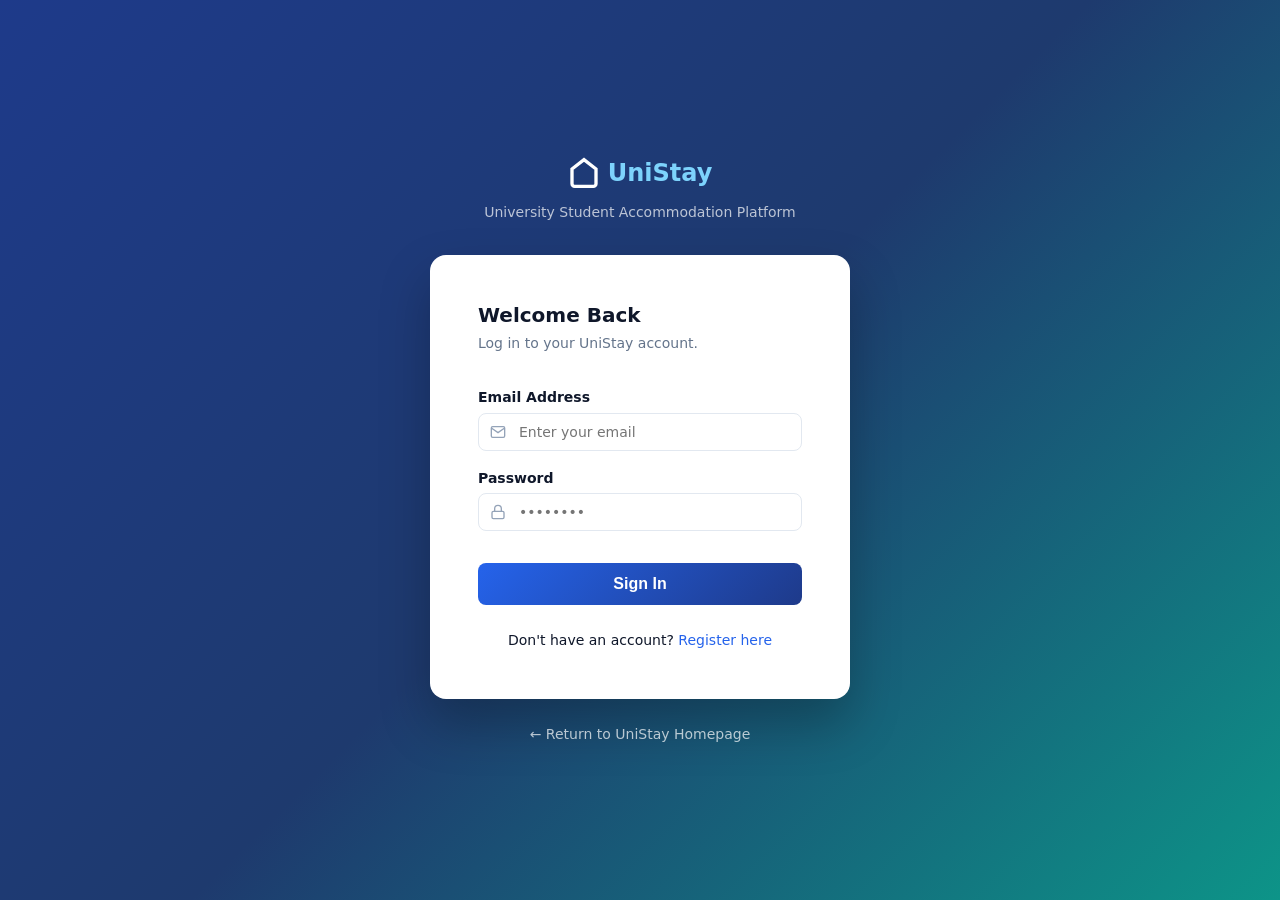
<file: frontend/pages/edit-boarding.html>
<!DOCTYPE html>
<html lang="en">
<head>
    <meta charset="UTF-8">
    <meta name="viewport" content="width=device-width, initial-scale=1.0">
    <title>Edit Boarding – UniStay</title>
    
    <link rel="preconnect" href="https://fonts.googleapis.com">
    <link rel="preconnect" href="https://fonts.gstatic.com" crossorigin>
    <link href="https://fonts.googleapis.com/css2?family=Inter:wght@400;500;600;700;800&display=swap" rel="stylesheet">
    
    <link rel="stylesheet" href="../css/global.css">
    <link rel="stylesheet" href="../css/components.css">
    <style>
        .section-title {
            margin-top: 2rem;
            margin-bottom: 1rem;
            padding-bottom: 0.5rem;
            border-bottom: 1px solid var(--border-color);
            color: var(--primary-dark);
        }
        .facilities-grid {
            display: grid;
            grid-template-columns: repeat(auto-fill, minmax(150px, 1fr));
            gap: 1rem;
        }
        .checkbox-label {
            display: flex;
            align-items: center;
            gap: 8px;
            font-size: var(--font-size-sm);
            cursor: pointer;
        }
    </style>
</head>
<body style="background-color: var(--bg-alt); min-height: 100vh; display: flex; flex-direction: column;">

    <!-- Navbar -->
    <header class="navbar" id="top">
        <div class="container">
            <a href="../index.html" class="navbar-brand">
                <svg width="26" height="26" viewBox="0 0 24 24" fill="none"
                     stroke="currentColor" stroke-width="2.5"
                     stroke-linecap="round" stroke-linejoin="round">
                    <path d="m3 9 9-7 9 7v11a2 2 0 0 1-2 2H5a2 2 0 0 1-2-2z"/>
                    <polyline points="9 22 9 12 15 12 15 22"/>
                </svg>
                <span class="brand-name">Uni<span>Stay</span></span>
            </a>
            <button class="mobile-menu-btn" id="mobile-menu-btn" aria-label="Toggle menu">&#9776;</button>
            <ul class="navbar-nav" id="main-nav">
                <li><a href="../index.html" class="nav-link">Home</a></li>
            </ul>
            <div class="navbar-actions">
                <a href="login.html" class="btn btn-outline btn-sm" id="btn-login">Login</a>
                <a href="register.html" class="btn btn-primary btn-sm" id="btn-register">Register</a>
                <button class="btn btn-secondary btn-sm" id="btn-logout" style="display: none;" onclick="handleLogout()">Logout</button>
            </div>
        </div>
    </header>

    <!-- Content -->
    <main class="container container-sm" style="flex: 1; padding: 4rem 1rem;">
        <div class="card" style="padding: 2rem;">
            <div style="display: flex; justify-content: space-between; align-items: center; margin-bottom: 1.5rem;">
                <h2>Edit Boarding</h2>
                <a href="owner-dashboard.html" class="btn btn-outline btn-sm">Back to Dashboard</a>
            </div>
            
            <div id="alert-container"></div>
            
            <form id="boarding-form" onsubmit="handleSubmit(event)" style="display: none;">
                <!-- Basic Information -->
                <h4 class="section-title">Basic Information</h4>
                <div class="form-group">
                    <label class="form-label">Boarding Name *</label>
                    <input type="text" id="name" class="form-control" required>
                </div>
                <div class="form-group">
                    <label class="form-label">Description</label>
                    <textarea id="description" class="form-control" rows="3"></textarea>
                </div>
                <div class="form-group">
                    <label class="form-label">Address *</label>
                    <input type="text" id="address" class="form-control" required>
                </div>
                <div class="grid grid-2" style="gap: 1rem;">
                    <div class="form-group">
                        <label class="form-label">Location/Area *</label>
                        <input type="text" id="location" class="form-control" required>
                    </div>
                    <div class="form-group">
                        <label class="form-label">Google Maps Link</label>
                        <input type="url" id="googleMapsLink" class="form-control">
                    </div>
                </div>
                <div class="form-group">
                    <label class="form-label">Contact Number <span style="color:var(--text-muted);font-weight:400;">(shown to students)</span> *</label>
                    <input type="tel" id="contactNumber" class="form-control" placeholder="e.g. +94 77 123 4567" required>
                    <small class="text-muted">Students will see this number instead of the Book Now button.</small>
                </div>

                <!-- Price & Rooms -->
                <h4 class="section-title">Price & Rooms</h4>
                <div class="grid grid-2" style="gap: 1rem;">
                    <div class="form-group">
                        <label class="form-label">Monthly Price ($) *</label>
                        <input type="number" id="pricePerMonth" class="form-control" step="0.01" min="0" required>
                    </div>
                    <div class="form-group">
                        <label class="form-label">Room Type *</label>
                        <select id="roomType" class="form-select" required>
                            <option value="">Select Room Type</option>
                            <option value="Single Room">Single Room</option>
                            <option value="Shared Room">Shared Room</option>
                            <option value="Private Studio">Private Studio</option>
                            <option value="Apartment">Apartment</option>
                        </select>
                    </div>
                    <div class="form-group">
                        <label class="form-label">Total Rooms *</label>
                        <input type="number" id="totalRooms" class="form-control" min="0" required>
                    </div>
                    <div class="form-group">
                        <label class="form-label">Available Rooms *</label>
                        <input type="number" id="availableRooms" class="form-control" min="0" required>
                    </div>
                    <div class="form-group">
                        <label class="form-label">Students Per Room *</label>
                        <input type="number" id="studentsPerRoom" class="form-control" min="1" required>
                    </div>
                    <div class="form-group">
                        <label class="form-label">Suitable Gender *</label>
                        <select id="suitableGender" class="form-select" required>
                            <option value="">Select Gender</option>
                            <option value="Male">Male Only</option>
                            <option value="Female">Female Only</option>
                            <option value="Any">Any</option>
                        </select>
                    </div>
                </div>

                <!-- Facilities -->
                <h4 class="section-title">Facilities</h4>
                <div class="facilities-grid">
                    <label class="checkbox-label"><input type="checkbox" id="hasBeds"> Beds Provided</label>
                    <label class="checkbox-label"><input type="checkbox" id="hasHotWater"> Hot Water</label>
                    <label class="checkbox-label"><input type="checkbox" id="hasKitchen"> Kitchen Access</label>
                    <label class="checkbox-label"><input type="checkbox" id="hasLaundry"> Laundry</label>
                    <label class="checkbox-label"><input type="checkbox" id="hasAc"> Air Conditioning</label>
                    <label class="checkbox-label"><input type="checkbox" id="hasAttachedBathroom"> Attached Bathroom</label>
                    <label class="checkbox-label"><input type="checkbox" id="hasCctv"> CCTV/Security</label>
                    <label class="checkbox-label"><input type="checkbox" id="hasParking"> Parking</label>
                    <label class="checkbox-label"><input type="checkbox" id="hasWifi"> Wi-Fi</label>
                </div>

                <!-- Other -->
                <h4 class="section-title">Other Details</h4>
                <div class="grid grid-2" style="gap: 1rem;">
                    <div class="form-group">
                        <label class="form-label">Nearest University *</label>
                        <select id="university" class="form-select" required>
                            <option value="">Select University</option>
                            <option value="SLIIT">SLIIT</option>
                            <option value="CINEC">CINEC</option>
                            <option value="Horizon">Horizon</option>
                        </select>
                    </div>
                    <div class="form-group">
                        <label class="form-label">Distance to University (km) *</label>
                        <input type="number" id="distanceFromUniversity" class="form-control" step="0.1" min="0" placeholder="e.g. 2.5" required>
                    </div>
                    <div class="form-group">
                        <label class="checkbox-label" style="margin-top: 30px;"><input type="checkbox" id="hasMainRoadAccess"> Main Road Access</label>
                    </div>
                </div>

                <!-- Images -->
                <h4 class="section-title">Pictures</h4>
                <div class="form-group">
                    <label class="form-label">Add more images (Optional)</label>
                    <input type="file" id="images" class="form-control" accept="image/*" multiple>
                    <small class="text-muted">Uploading new images will add them to the existing gallery.</small>
                </div>

                <div style="margin-top: 2rem;">
                    <button type="submit" id="btn-submit" class="btn btn-primary btn-full btn-lg">Save Changes</button>
                </div>
            </form>
            <div id="loading" style="text-align: center; padding: 2rem;">Loading boarding details...</div>
        </div>
    </main>

    <!-- Scripts -->
    <script src="../js/common.js"></script>
    <script>
        let boardingId = null;

        document.addEventListener('DOMContentLoaded', () => {
            const role = sessionStorage.getItem('unistay_user_role');
            if (role !== 'OWNER') {
                window.location.href = 'login.html'; 
                return;
            }
            updateUserNav();
            
            const params = new URLSearchParams(window.location.search);
            boardingId = params.get('id');
            
            if (!boardingId) {
                document.getElementById('loading').textContent = 'Invalid Boarding ID.';
                return;
            }
            
            loadBoardingDetails(boardingId);
        });

        function updateUserNav() {
            const userName = sessionStorage.getItem('unistay_user_name');
            const role = sessionStorage.getItem('unistay_user_role');
            
            const btnLogin = document.getElementById('btn-login');
            const btnRegister = document.getElementById('btn-register');
            const btnLogout = document.getElementById('btn-logout');
            const navbarActions = document.querySelector('.navbar-actions');

            if (userName) {
                btnLogin.href = '#';
                btnLogin.innerHTML = `<svg width="14" height="14" viewBox="0 0 24 24" fill="none" stroke="currentColor" stroke-width="2" style="vertical-align: text-bottom; margin-right: 4px;"><path d="M20 21v-2a4 4 0 0 0-4-4H8a4 4 0 0 0-4 4v2"></path><circle cx="12" cy="7" r="4"></circle></svg> ${userName}`;
                
                btnRegister.style.display = 'none';
                btnLogout.style.display = 'inline-block';

                if (role === 'OWNER' && !document.getElementById('nav-add-boarding')) {
                    const addBoardingBtn = document.createElement('a');
                    addBoardingBtn.href = 'add-boarding.html';
                    addBoardingBtn.id = 'nav-add-boarding';
                    addBoardingBtn.className = 'btn btn-primary btn-sm';
                    addBoardingBtn.textContent = 'Add Boarding';
                    navbarActions.insertBefore(addBoardingBtn, btnLogout);
                }
            }
        }

        function handleLogout() {
            sessionStorage.removeItem('unistay_user_name');
            sessionStorage.removeItem('unistay_user_role');
            sessionStorage.removeItem('unistay_user_id');
            window.location.href = 'login.html';
        }

        async function loadBoardingDetails(id) {
            const BASE = window.location.origin.includes(':8080') ? '' : 'http://localhost:8080';
            
            try {
                const response = await fetch(`${BASE}/api/boardings/${id}`);
                const data = await response.json();
                
                if (response.ok && data.data) {
                    const b = data.data;
                    document.getElementById('name').value = b.name || '';
                    document.getElementById('description').value = b.description || '';
                    document.getElementById('address').value = b.address || '';
                    document.getElementById('location').value = b.location || '';
                    document.getElementById('googleMapsLink').value = b.googleMapsLink || '';
                    document.getElementById('contactNumber').value = b.ownerPhone || '';
                    document.getElementById('university').value = b.university || '';
                    document.getElementById('pricePerMonth').value = b.pricePerMonth || '';
                    document.getElementById('totalRooms').value = b.totalRooms || '';
                    document.getElementById('availableRooms').value = b.availableRooms || '';
                    document.getElementById('roomType').value = b.roomType || '';
                    document.getElementById('studentsPerRoom').value = b.studentsPerRoom || '';
                    document.getElementById('suitableGender').value = b.suitableGender || '';
                    document.getElementById('distanceFromUniversity').value = b.distanceFromUniversity || '';
                    
                    document.getElementById('hasBeds').checked = b.hasBeds || false;
                    document.getElementById('hasHotWater').checked = b.hasHotWater || false;
                    document.getElementById('hasKitchen').checked = b.hasKitchen || false;
                    document.getElementById('hasLaundry').checked = b.hasLaundry || false;
                    document.getElementById('hasAc').checked = b.hasAc || false;
                    document.getElementById('hasAttachedBathroom').checked = b.hasAttachedBathroom || false;
                    document.getElementById('hasCctv').checked = b.hasCctv || false;
                    document.getElementById('hasParking').checked = b.hasParking || false;
                    document.getElementById('hasWifi').checked = b.hasWifi || false;
                    document.getElementById('hasMainRoadAccess').checked = b.hasMainRoadAccess || false;

                    document.getElementById('loading').style.display = 'none';
                    document.getElementById('boarding-form').style.display = 'block';
                } else {
                    document.getElementById('loading').textContent = data.message || 'Failed to load boarding details.';
                }
            } catch (err) {
                document.getElementById('loading').textContent = 'An error occurred while loading details.';
            }
        }

        async function handleSubmit(event) {
            event.preventDefault();
            const btn = document.getElementById('btn-submit');
            const alertBox = document.getElementById('alert-container');
            alertBox.innerHTML = '';
            btn.disabled = true;
            btn.textContent = 'Saving...';

            try {
                const ownerId = sessionStorage.getItem('unistay_user_id');
                
                const formData = new FormData();
                formData.append('ownerId', ownerId);
                formData.append('name', document.getElementById('name').value);
                formData.append('description', document.getElementById('description').value);
                formData.append('address', document.getElementById('address').value);
                formData.append('location', document.getElementById('location').value);
                formData.append('googleMapsLink', document.getElementById('googleMapsLink').value);
                formData.append('contactNumber', document.getElementById('contactNumber').value);
                formData.append('university', document.getElementById('university').value);
                formData.append('pricePerMonth', document.getElementById('pricePerMonth').value);
                formData.append('totalRooms', document.getElementById('totalRooms').value);
                formData.append('availableRooms', document.getElementById('availableRooms').value);
                formData.append('roomType', document.getElementById('roomType').value);
                formData.append('studentsPerRoom', document.getElementById('studentsPerRoom').value);
                formData.append('suitableGender', document.getElementById('suitableGender').value);
                formData.append('hasBeds', document.getElementById('hasBeds').checked);
                formData.append('hasHotWater', document.getElementById('hasHotWater').checked);
                formData.append('hasKitchen', document.getElementById('hasKitchen').checked);
                formData.append('hasLaundry', document.getElementById('hasLaundry').checked);
                formData.append('hasAc', document.getElementById('hasAc').checked);
                formData.append('hasAttachedBathroom', document.getElementById('hasAttachedBathroom').checked);
                formData.append('hasCctv', document.getElementById('hasCctv').checked);
                formData.append('hasParking', document.getElementById('hasParking').checked);
                formData.append('hasWifi', document.getElementById('hasWifi').checked);
                formData.append('hasMainRoadAccess', document.getElementById('hasMainRoadAccess').checked);
                formData.append('distanceFromUniversity', document.getElementById('distanceFromUniversity').value);

                const fileInput = document.getElementById('images');
                if (fileInput.files.length > 0) {
                    for (let i = 0; i < fileInput.files.length; i++) {
                        formData.append('images', fileInput.files[i]);
                    }
                }

                const BASE = window.location.origin.includes(':8080') ? '' : 'http://localhost:8080';
                
                const response = await fetch(`${BASE}/api/boardings/${boardingId}`, {
                    method: 'PUT',
                    body: formData // fetch automatically sets multipart boundary header
                });

                const data = await response.json();

                if (response.ok) {
                    alertBox.innerHTML = '<div class="alert alert-success">Boarding updated successfully! Redirecting...</div>';
                    setTimeout(() => {
                        window.location.href = 'owner-dashboard.html';
                    }, 1500);
                } else {
                    throw new Error(data.message || 'Failed to update boarding');
                }
            } catch (err) {
                alertBox.innerHTML = `<div class="alert alert-danger">❌ ${err.message}</div>`;
                btn.disabled = false;
                btn.textContent = 'Save Changes';
            }
        }
    </script>
</body>
</html>
</file>
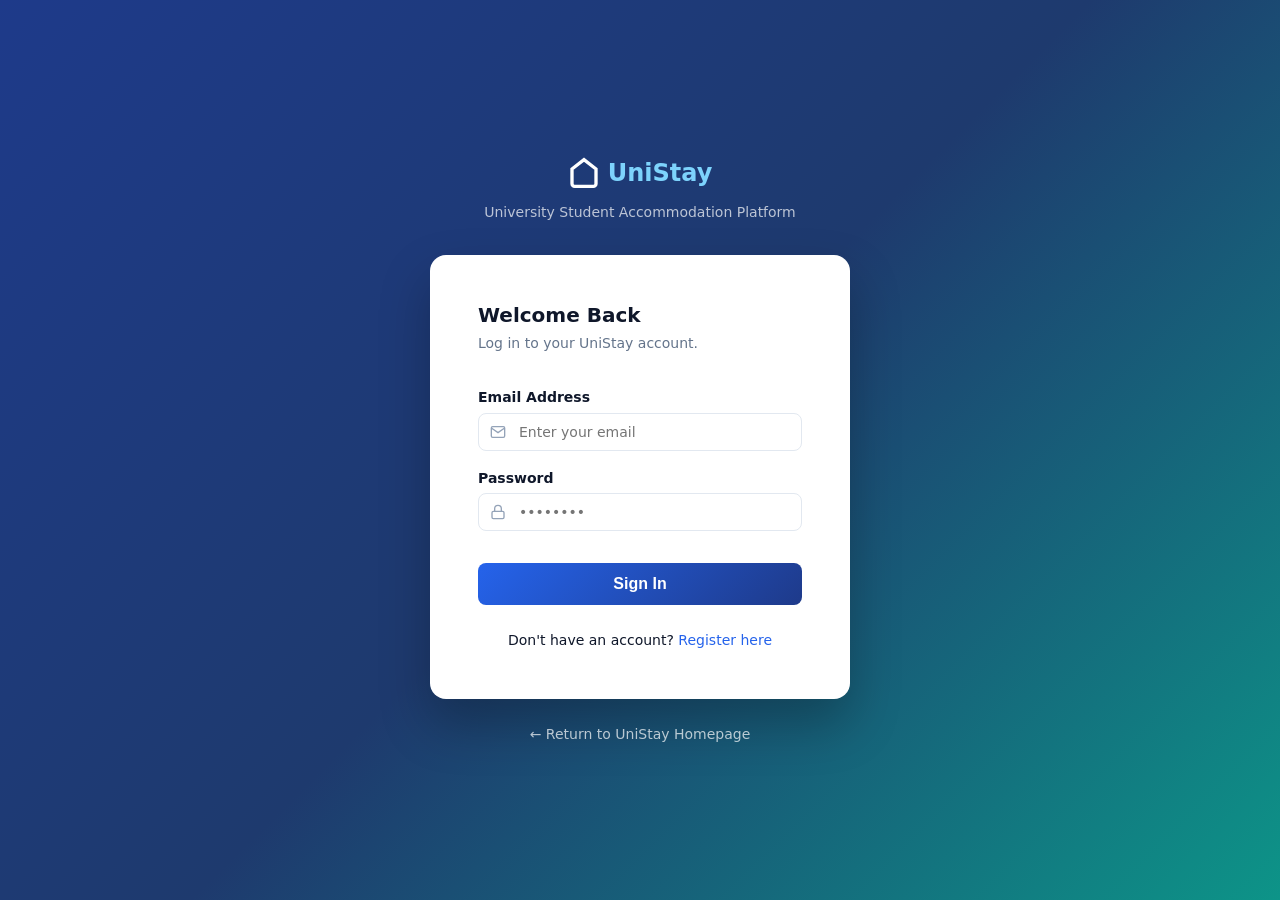
<file: frontend/pages/login.html>
<!DOCTYPE html>
<html lang="en">
<head>
    <meta charset="UTF-8">
    <meta name="viewport" content="width=device-width, initial-scale=1.0">
    <title>Login – UniStay</title>
    <meta name="description" content="UniStay login portal.">
    <link rel="stylesheet" href="../css/global.css">
    <link rel="stylesheet" href="../css/components.css">
    <style>
        body {
            background: linear-gradient(135deg, var(--primary-dark) 0%, #1e3a6e 50%, var(--secondary) 100%);
            min-height: 100vh;
            display: flex;
            align-items: center;
            justify-content: center;
            padding: var(--space-lg);
        }

        .login-wrapper {
            width: 100%;
            max-width: 420px;
        }

        .login-brand {
            text-align: center;
            margin-bottom: var(--space-xl);
        }

        .login-brand .brand-logo {
            display: inline-flex;
            align-items: center;
            gap: var(--space-sm);
            font-size: var(--font-size-2xl);
            font-weight: 800;
            color: white;
            margin-bottom: var(--space-sm);
        }

        .login-brand .brand-logo span { color: #7dd3fc; }

        .login-brand p {
            color: rgba(255,255,255,0.7);
            font-size: var(--font-size-sm);
        }

        .login-card {
            background: white;
            border-radius: var(--radius-xl);
            box-shadow: 0 25px 50px rgba(0,0,0,0.25);
            padding: var(--space-2xl);
        }

        .login-card h2 {
            font-size: var(--font-size-xl);
            font-weight: 700;
            color: var(--text-main);
            margin-bottom: var(--space-xs);
        }

        .login-card .subtitle {
            color: var(--text-muted);
            font-size: var(--font-size-sm);
            margin-bottom: var(--space-xl);
        }

        .input-icon-wrapper {
            position: relative;
        }

        .input-icon-wrapper .icon {
            position: absolute;
            left: 12px;
            top: 50%;
            transform: translateY(-50%);
            color: var(--text-light);
            pointer-events: none;
        }

        .input-icon-wrapper .form-control {
            padding-left: 2.5rem;
        }

        .btn-login {
            background: linear-gradient(135deg, var(--primary) 0%, var(--primary-dark) 100%);
            color: white;
            font-size: var(--font-size-md);
            padding: 0.75rem 1.5rem;
            border-radius: var(--radius-md);
            border: none;
            width: 100%;
            font-weight: 700;
            cursor: pointer;
            transition: all var(--transition-normal);
            margin-top: var(--space-md);
        }

        .btn-login:hover:not(:disabled) {
            transform: translateY(-2px);
            box-shadow: 0 8px 20px rgba(37, 99, 235, 0.4);
        }

        .btn-login:disabled {
            opacity: 0.6;
            cursor: not-allowed;
        }

        .register-link {
            display: block;
            text-align: center;
            margin-top: var(--space-lg);
            font-size: var(--font-size-sm);
        }

        .back-link {
            display: block;
            text-align: center;
            margin-top: var(--space-lg);
            color: rgba(255,255,255,0.7);
            font-size: var(--font-size-sm);
            transition: color var(--transition-fast);
        }

        .back-link:hover { color: white; }
    </style>
</head>
<body>
    <div class="login-wrapper">

        <!-- Brand Header -->
        <div class="login-brand">
            <div class="brand-logo">
                <svg width="32" height="32" viewBox="0 0 24 24" fill="none" stroke="currentColor" stroke-width="2.5">
                    <path d="m3 9 9-7 9 7v11a2 2 0 0 1-2 2H5a2 2 0 0 1-2-2z"></path>
                </svg>
                <span class="brand-name">Uni<span>Stay</span></span>
            </div>
            <p>University Student Accommodation Platform</p>
        </div>

        <!-- Login form for students and owners to access their account and dashboard. -->
        <div class="login-card">

            <h2>Welcome Back</h2>
            <p class="subtitle">Log in to your UniStay account.</p>

            <!-- Alert Container -->
            <div id="alert-container"></div>

            <form id="login-form" novalidate onsubmit="handleLogin(event)">
                <div class="form-group">
                    <label for="email" class="form-label">Email Address</label>
                    <div class="input-icon-wrapper">
                        <svg class="icon" width="16" height="16" viewBox="0 0 24 24" fill="none" stroke="currentColor" stroke-width="2">
                            <path d="M4 4h16c1.1 0 2 .9 2 2v12c0 1.1-.9 2-2 2H4c-1.1 0-2-.9-2-2V6c0-1.1.9-2 2-2z"/><polyline points="22,6 12,13 2,6"/>
                        </svg>
                        <input type="email" id="email" class="form-control"
                               placeholder="Enter your email" required autocomplete="email">
                    </div>
                </div>

                <div class="form-group">
                    <label for="password" class="form-label">Password</label>
                    <div class="input-icon-wrapper">
                        <svg class="icon" width="16" height="16" viewBox="0 0 24 24" fill="none" stroke="currentColor" stroke-width="2">
                            <rect x="3" y="11" width="18" height="11" rx="2" ry="2"/><path d="M7 11V7a5 5 0 0 1 10 0v4"/>
                        </svg>
                        <input type="password" id="password" class="form-control"
                               placeholder="••••••••" required autocomplete="current-password">
                    </div>
                </div>

                <button type="submit" class="btn-login" id="btn-login-submit">
                    Sign In
                </button>
            </form>
            
            <div class="register-link">
                Don't have an account? <a href="register.html">Register here</a>
            </div>
        </div>

        <a href="../index.html" class="back-link">← Return to UniStay Homepage</a>
    </div>

    <script src="../js/admin.js"></script>
    <script>
        // Checks whether the admin is already signed in and sends them to the admin dashboard.
        document.addEventListener('DOMContentLoaded', () => {
            if (getAdminToken()) {
                window.location.href = './admin-dashboard.html';
                return;
            }

            const urlParams = new URLSearchParams(window.location.search);
            if (urlParams.get('msg') === 'login_required') {
                const alertBox = document.getElementById('alert-container');
                if (alertBox) {
                    alertBox.innerHTML = '<div class="alert alert-warning" style="background-color: #fef3c7; color: #92400e; border: 1px solid #fde68a; padding: 0.75rem 1rem; border-radius: var(--radius-md); margin-bottom: 1rem; font-weight: 500;">🔒 Please log in or register an account to view room details.</div>';
                }
            }

            const redirect = urlParams.get('redirect');
            if (redirect) {
                const regLink = document.querySelector('.register-link a');
                if (regLink) {
                    regLink.href = `register.html?redirect=${encodeURIComponent(redirect)}`;
                }
            }
        });

        // Sends the entered email and password to the backend and redirects the user to the right page.
        async function handleLogin(event) {
            event.preventDefault();
            const alertBox = document.getElementById('alert-container');
            const btn = document.getElementById('btn-login-submit');
            alertBox.innerHTML = '';

            const email = document.getElementById('email').value.trim();
            const password = document.getElementById('password').value;

            if (!email || !password) {
                alertBox.innerHTML = '<div class="alert alert-danger">⚠️ Please enter both email and password.</div>';
                return;
            }

            btn.disabled = true;
            btn.textContent = 'Signing in…';

            const BASE = window.location.origin.includes(':8080') ? '' : 'http://localhost:8080';

            try {
                // First, try logging in as ADMIN
                const adminRes = await fetch(`${BASE}/api/admin/login`, {
                    method: 'POST',
                    headers: { 'Content-Type': 'application/json' },
                    body: JSON.stringify({ email, password })
                });

                if (adminRes.ok) {
                    const data = await adminRes.json();
                    saveAdminSession(data.data.token, data.data.adminEmail);
                    window.location.href = './admin-dashboard.html';
                    return;
                }

                // If admin login fails (e.g. 401), try logging in as regular USER
                const userRes = await fetch(`${BASE}/api/users/login`, {
                    method: 'POST',
                    headers: { 'Content-Type': 'application/json' },
                    body: JSON.stringify({ email, password })
                });

                const userData = await userRes.json();

                if (userRes.ok) {
                    // For a normal user, we save their info and redirect based on role
                    sessionStorage.setItem('unistay_user_id', userData.data.id);
                    sessionStorage.setItem('unistay_user_name', userData.data.fullName);
                    sessionStorage.setItem('unistay_user_role', userData.data.role);
                    sessionStorage.setItem('unistay_user_email', userData.data.email);

                    const urlParams = new URLSearchParams(window.location.search);
                    const redirect = urlParams.get('redirect');
                    if (redirect) {
                        window.location.href = redirect;
                    } else if (userData.data.role === 'OWNER') {
                        window.location.href = './owner-dashboard.html';
                    } else {
                        window.location.href = '../index.html';
                    }
                } else {
                    alertBox.innerHTML = `<div class="alert alert-danger">❌ ${userData.message || 'Login failed.'}</div>`;
                }

            } catch (err) {
                alertBox.innerHTML = `<div class="alert alert-danger">❌ Cannot reach server. Make sure the backend is running.</div>`;
            } finally {
                btn.disabled = false;
                btn.textContent = 'Sign In';
            }
        }
    </script>
</body>
</html>
</file>
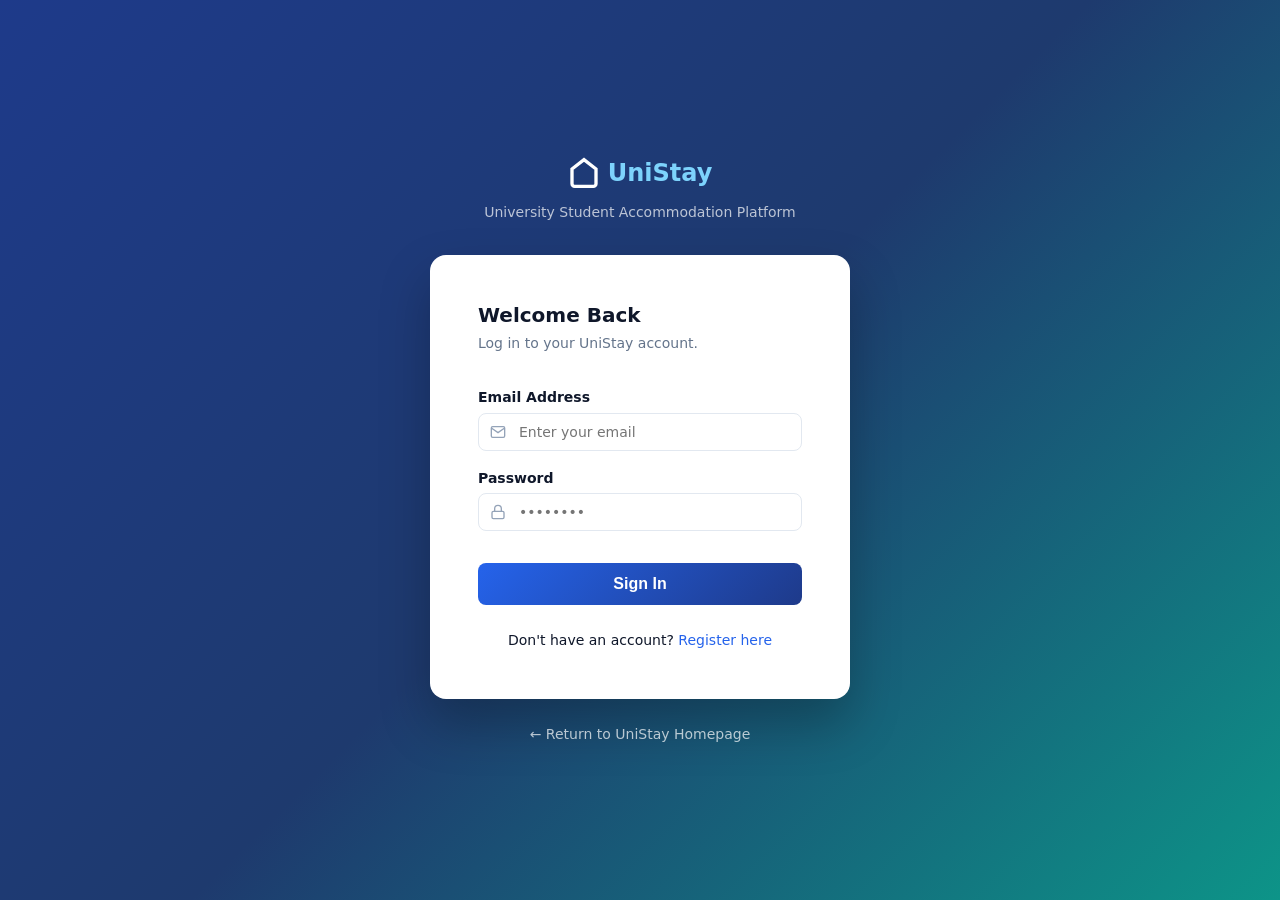
<file: frontend/pages/owner-dashboard.html>
<!DOCTYPE html>
<html lang="en">
<head>
    <meta charset="UTF-8">
    <meta name="viewport" content="width=device-width, initial-scale=1.0">
    <title>Owner Dashboard – UniStay</title>
    
    <link rel="preconnect" href="https://fonts.googleapis.com">
    <link rel="preconnect" href="https://fonts.gstatic.com" crossorigin>
    <link href="https://fonts.googleapis.com/css2?family=Inter:wght@400;500;600;700;800&display=swap" rel="stylesheet">
    
    <link rel="stylesheet" href="../css/global.css">
    <link rel="stylesheet" href="../css/components.css">
    <style>
        .boarding-card {
            background: var(--bg-surface);
            border: 1px solid var(--border-color);
            border-radius: var(--radius-lg);
            overflow: hidden;
            display: flex;
            flex-direction: column;
            transition: transform 0.2s;
        }
        .boarding-card:hover {
            transform: translateY(-4px);
            box-shadow: var(--shadow-lg);
        }
        .b-image {
            width: 100%;
            height: 200px;
            object-fit: cover;
            background: #e2e8f0;
        }
        .b-content {
            padding: 1.5rem;
            flex: 1;
            display: flex;
            flex-direction: column;
        }
        .b-title {
            font-size: 1.25rem;
            font-weight: 700;
            margin-bottom: 0.5rem;
            color: var(--text-main);
        }
        .b-meta {
            color: var(--text-muted);
            font-size: var(--font-size-sm);
            margin-bottom: 1rem;
        }
        .b-actions {
            margin-top: auto;
            display: flex;
            gap: 10px;
            padding-top: 1rem;
            border-top: 1px solid var(--border-color);
        }

        /* Profile panel */
        .owner-profile-bar {
            background: var(--bg-surface);
            border: 1px solid var(--border-color);
            border-radius: var(--radius-lg);
            padding: 1.5rem 2rem;
            display: flex;
            align-items: center;
            gap: 1.5rem;
            margin-bottom: 2.5rem;
            box-shadow: var(--shadow-sm);
        }
        .owner-avatar {
            width: 64px;
            height: 64px;
            background: linear-gradient(135deg, #6366f1, #0ea5e9);
            color: #fff;
            border-radius: 50%;
            display: flex;
            align-items: center;
            justify-content: center;
            font-size: 1.75rem;
            font-weight: 700;
            flex-shrink: 0;
        }
        .owner-info { flex: 1; }
        .owner-name { font-size: 1.25rem; font-weight: 700; color: var(--text-main); }
        .owner-email { font-size: 0.875rem; color: var(--text-muted); }
        .owner-profile-actions { display: flex; gap: 0.75rem; }

        /* Modal */
        .modal-overlay {
            display: none;
            position: fixed;
            inset: 0;
            background: rgba(0,0,0,0.55);
            z-index: 1000;
            justify-content: center;
            align-items: center;
            padding: 1rem;
        }
        .modal-overlay.open { display: flex; }
        .modal-box {
            background: var(--bg-surface);
            border-radius: var(--radius-lg);
            padding: 2rem;
            width: 100%;
            max-width: 500px;
            box-shadow: var(--shadow-lg);
            animation: modal-in 0.2s ease;
        }
        @keyframes modal-in {
            from { opacity: 0; transform: translateY(16px); }
            to   { opacity: 1; transform: translateY(0); }
        }
        .modal-title { font-size: 1.25rem; font-weight: 700; margin-bottom: 1.5rem; color: var(--text-main); }
        .modal-footer { display: flex; gap: 0.75rem; justify-content: flex-end; margin-top: 1.5rem; }
        .alert-banner { padding: 0.75rem 1rem; border-radius: var(--radius-md); font-size: 0.9rem; margin-bottom: 1rem; display: none; }
        .alert-banner.success { background: #d1fae5; color: #065f46; }
        .alert-banner.error   { background: #fee2e2; color: #991b1b; }
    </style>
</head>
<body style="background-color: var(--bg-alt); min-height: 100vh; display: flex; flex-direction: column;">

    <!-- Navbar -->
    <header class="navbar" id="top">
        <div class="container">
            <a href="../index.html" class="navbar-brand">
                <svg width="26" height="26" viewBox="0 0 24 24" fill="none"
                     stroke="currentColor" stroke-width="2.5"
                     stroke-linecap="round" stroke-linejoin="round">
                    <path d="m3 9 9-7 9 7v11a2 2 0 0 1-2 2H5a2 2 0 0 1-2-2z"/>
                    <polyline points="9 22 9 12 15 12 15 22"/>
                </svg>
                <span class="brand-name">Uni<span>Stay</span></span>
            </a>
            <button class="mobile-menu-btn" id="mobile-menu-btn" aria-label="Toggle menu">&#9776;</button>
            <ul class="navbar-nav" id="main-nav">
                <li><a href="../index.html" class="nav-link">Home</a></li>
            </ul>
            <div class="navbar-actions">
                <a href="login.html" class="btn btn-outline btn-sm" id="btn-login">Login</a>
                <a href="register.html" class="btn btn-primary btn-sm" id="btn-register">Register</a>
                <button class="btn btn-secondary btn-sm" id="btn-logout" style="display: none;" onclick="handleLogout()">Logout</button>
            </div>
        </div>
    </header>

    <!-- Dashboard Content -->
    <main class="container" style="flex: 1; padding: 4rem 1rem;">

        <!-- Backend offline warning banner -->
        <div id="backend-error-banner" style="display:none; background:#fee2e2; color:#991b1b; border:1px solid #fecaca; border-radius:var(--radius-md); padding:1rem 1.25rem; margin-bottom:1.5rem; font-weight:500;">
            ⚠️ Cannot reach the backend server. Make sure the backend is running on <strong>http://localhost:8080</strong> and refresh this page.
        </div>

        <!-- Profile bar — shown immediately from sessionStorage, updated when API responds -->
        <div class="owner-profile-bar" id="owner-profile-bar">
            <div class="owner-avatar" id="owner-avatar-initial">O</div>
            <div class="owner-info">
                <div class="owner-name" id="owner-display-name">Owner</div>
                <div class="owner-email" id="owner-display-email"></div>
            </div>
            <div class="owner-profile-actions">
                <button class="btn btn-primary btn-sm" onclick="openEditModal()">✏️ Edit Profile</button>
                <button class="btn btn-outline btn-sm" onclick="openPasswordModal()">🔒 Change Password</button>
            </div>
        </div>
        
        <div style="display: flex; justify-content: space-between; align-items: center; margin-bottom: 2rem;">
            <div>
                <h1 id="welcome-message">Welcome</h1>
                <p class="text-muted">Manage your student boarding properties</p>
            </div>
            <a href="add-boarding.html" class="btn btn-primary btn-lg">
                <svg width="18" height="18" viewBox="0 0 24 24" fill="none" stroke="currentColor" stroke-width="2" style="vertical-align: text-bottom; margin-right: 4px;">
                    <path d="M12 5v14M5 12h14"/>
                </svg>
                Add Boarding
            </a>
        </div>

        <!-- Lists all boarding places owned by the logged-in user. -->
        <section>
            <h3 style="margin-bottom: 1.5rem;">My Boardings</h3>
            
            <div id="loading-indicator" style="text-align: center; padding: 2rem; color: var(--text-muted);">⏳ Loading your boardings...</div>
            
            <div id="empty-state" class="card" style="display: none; padding: 3rem; text-align: center; border: 1px dashed var(--border-color); background: transparent;">
                <p class="text-muted" style="margin-bottom: 1rem;">You haven't added any boardings yet.</p>
                <a href="add-boarding.html" class="btn btn-outline">Add Your First Boarding</a>
            </div>

            <div id="boardings-grid" class="grid grid-3" style="gap: 1.5rem; display: none;">
                <!-- Boardings injected here -->
            </div>
        </section>

        <!-- Visit Requests Section -->
        <section style="margin-top: 4rem;">
            <h3 style="margin-bottom: 1.5rem;">Visit Requests</h3>
            <div id="visits-loading" style="text-align: center; padding: 2rem; color: var(--text-muted);">⏳ Loading visit requests...</div>
            <div id="visits-empty" style="display: none; padding: 2rem; text-align: center; color: var(--text-muted);">No visit requests yet for your boarding houses.</div>
            <div id="visits-list" style="display: flex; flex-direction: column; gap: 1.5rem;">
                <!-- Visit cards injected here -->
            </div>
        </section>
    </main>

    <!-- Edit Profile Modal -->
    <div class="modal-overlay" id="edit-modal">
        <div class="modal-box">
            <div class="modal-title">✏️ Edit Profile</div>
            <div id="edit-alert" class="alert-banner"></div>
            <form id="edit-form" onsubmit="submitEditProfile(event)">
                <div class="form-group">
                    <label class="form-label" for="edit-fullName">Full Name</label>
                    <input type="text" id="edit-fullName" class="form-control" required>
                </div>
                <div class="form-group">
                    <label class="form-label" for="edit-phone">Phone Number</label>
                    <input type="text" id="edit-phone" class="form-control" required>
                </div>
                <div class="form-group">
                    <label class="form-label" for="edit-nic">NIC Number</label>
                    <input type="text" id="edit-nic" class="form-control">
                </div>
                <div class="form-group">
                    <label class="form-label" for="edit-address">Address</label>
                    <input type="text" id="edit-address" class="form-control">
                </div>
                <div class="modal-footer">
                    <button type="button" class="btn btn-secondary btn-sm" onclick="closeEditModal()">Cancel</button>
                    <button type="submit" class="btn btn-primary btn-sm" id="edit-submit-btn">Save Changes</button>
                </div>
            </form>
        </div>
    </div>

    <!-- Change Password Modal -->
    <div class="modal-overlay" id="password-modal">
        <div class="modal-box">
            <div class="modal-title">🔒 Change Password</div>
            <div id="pw-alert" class="alert-banner"></div>
            <form id="password-form" onsubmit="submitChangePassword(event)">
                <div class="form-group">
                    <label class="form-label" for="current-password">Current Password</label>
                    <input type="password" id="current-password" class="form-control" required>
                </div>
                <div class="form-group">
                    <label class="form-label" for="new-password">New Password</label>
                    <input type="password" id="new-password" class="form-control" minlength="6" required>
                </div>
                <div class="form-group">
                    <label class="form-label" for="confirm-password">Confirm New Password</label>
                    <input type="password" id="confirm-password" class="form-control" required>
                </div>
                <div class="modal-footer">
                    <button type="button" class="btn btn-secondary btn-sm" onclick="closePasswordModal()">Cancel</button>
                    <button type="submit" class="btn btn-primary btn-sm" id="pw-submit-btn">Update Password</button>
                </div>
            </form>
        </div>
    </div>

    <!-- Scripts -->
    <script src="../js/api.js"></script>
    <script src="../js/common.js"></script>
    <script>
        let currentOwner = null;

        // Confirms the user is an owner and loads their profile, boarding list, and visit requests.
        document.addEventListener('DOMContentLoaded', () => {
            const role = sessionStorage.getItem('unistay_user_role');
            if (role !== 'OWNER') {
                window.location.href = 'login.html'; 
                return;
            }

            // ── Show content immediately from sessionStorage (no blank page) ──
            const userName = sessionStorage.getItem('unistay_user_name') || 'Owner';
            const userEmail = sessionStorage.getItem('unistay_user_email') || '';
            document.getElementById('welcome-message').textContent = `Welcome, ${userName}!`;
            document.getElementById('owner-display-name').textContent = userName;
            document.getElementById('owner-avatar-initial').textContent = userName.charAt(0).toUpperCase();
            if (userEmail) document.getElementById('owner-display-email').textContent = userEmail;

            updateUserNav();
            loadOwnerProfile();
            loadBoardings();
            loadVisitRequests();

            // Close modals on overlay click
            document.querySelectorAll('.modal-overlay').forEach(o => {
                o.addEventListener('click', function(e) {
                    if (e.target === this) this.classList.remove('open');
                });
            });
        });

        function updateUserNav() {
            const userName = sessionStorage.getItem('unistay_user_name');
            const role = sessionStorage.getItem('unistay_user_role');
            
            const btnLogin = document.getElementById('btn-login');
            const btnRegister = document.getElementById('btn-register');
            const btnLogout = document.getElementById('btn-logout');
            const navbarActions = document.querySelector('.navbar-actions');

            if (userName) {
                btnLogin.href = '#';
                btnLogin.innerHTML = `<svg width="14" height="14" viewBox="0 0 24 24" fill="none" stroke="currentColor" stroke-width="2" style="vertical-align: text-bottom; margin-right: 4px;"><path d="M20 21v-2a4 4 0 0 0-4-4H8a4 4 0 0 0-4 4v2"></path><circle cx="12" cy="7" r="4"></circle></svg> ${userName}`;
                
                btnRegister.style.display = 'none';
                btnLogout.style.display = 'inline-block';

                if (role === 'OWNER' && !document.getElementById('nav-add-boarding')) {
                    const addBoardingBtn = document.createElement('a');
                    addBoardingBtn.href = 'add-boarding.html';
                    addBoardingBtn.id = 'nav-add-boarding';
                    addBoardingBtn.className = 'btn btn-primary btn-sm';
                    addBoardingBtn.textContent = 'Add Boarding';
                    navbarActions.insertBefore(addBoardingBtn, btnLogout);
                }
            }
        }

        function handleLogout() {
            sessionStorage.removeItem('unistay_user_name');
            sessionStorage.removeItem('unistay_user_role');
            sessionStorage.removeItem('unistay_user_id');
            window.location.href = 'login.html';
        }

        async function loadOwnerProfile() {
            const userId = sessionStorage.getItem('unistay_user_id');
            try {
                const res = await API.get(`/users/${userId}`);
                if (res.success && res.data) {
                    currentOwner = res.data;
                    const bar = document.getElementById('owner-profile-bar');
                    document.getElementById('owner-avatar-initial').textContent = (currentOwner.fullName || 'O').charAt(0).toUpperCase();
                    document.getElementById('owner-display-name').textContent = currentOwner.fullName || 'Owner';
                    document.getElementById('owner-display-email').textContent = currentOwner.email || '';
                    bar.style.display = 'flex';
                }
            } catch (err) {
                console.error('Failed to load owner profile:', err);
            }
        }

        // ----- Edit Profile Modal -----
        function openEditModal() {
            if (!currentOwner) return;
            document.getElementById('edit-fullName').value = currentOwner.fullName || '';
            document.getElementById('edit-phone').value = currentOwner.phone || '';
            document.getElementById('edit-nic').value = currentOwner.nic || '';
            document.getElementById('edit-address').value = currentOwner.address || '';
            showAlert('edit-alert', '', '');
            document.getElementById('edit-modal').classList.add('open');
        }
        function closeEditModal() { document.getElementById('edit-modal').classList.remove('open'); }

        async function submitEditProfile(e) {
            e.preventDefault();
            const userId = sessionStorage.getItem('unistay_user_id');
            const btn = document.getElementById('edit-submit-btn');
            btn.disabled = true; btn.textContent = 'Saving...';

            const payload = {
                fullName: document.getElementById('edit-fullName').value.trim(),
                phone:    document.getElementById('edit-phone').value.trim(),
                nic:      document.getElementById('edit-nic').value.trim(),
                address:  document.getElementById('edit-address').value.trim(),
            };

            try {
                const res = await API.put(`/users/${userId}/profile`, payload);
                if (res.success) {
                    currentOwner = res.data;
                    sessionStorage.setItem('unistay_user_name', currentOwner.fullName);
                    document.getElementById('welcome-message').textContent = `Welcome, ${currentOwner.fullName}!`;
                    document.getElementById('owner-display-name').textContent = currentOwner.fullName;
                    document.getElementById('owner-avatar-initial').textContent = (currentOwner.fullName || 'O').charAt(0).toUpperCase();
                    showAlert('edit-alert', 'success', '✅ Profile updated successfully!');
                    setTimeout(() => closeEditModal(), 1200);
                } else {
                    showAlert('edit-alert', 'error', res.message || 'Failed to update profile.');
                }
            } catch (err) {
                showAlert('edit-alert', 'error', 'Error connecting to server.');
            } finally {
                btn.disabled = false; btn.textContent = 'Save Changes';
            }
        }

        // ----- Change Password Modal -----
        function openPasswordModal() {
            document.getElementById('password-form').reset();
            showAlert('pw-alert', '', '');
            document.getElementById('password-modal').classList.add('open');
        }
        function closePasswordModal() { document.getElementById('password-modal').classList.remove('open'); }

        async function submitChangePassword(e) {
            e.preventDefault();
            const userId = sessionStorage.getItem('unistay_user_id');
            const btn = document.getElementById('pw-submit-btn');
            const current = document.getElementById('current-password').value;
            const newPw   = document.getElementById('new-password').value;
            const confirm = document.getElementById('confirm-password').value;

            if (newPw !== confirm) { showAlert('pw-alert', 'error', '❌ New passwords do not match.'); return; }
            if (newPw.length < 6)  { showAlert('pw-alert', 'error', '❌ New password must be at least 6 characters.'); return; }

            btn.disabled = true; btn.textContent = 'Updating...';
            try {
                const res = await API.put(`/users/${userId}/change-password`, {
                    currentPassword: current,
                    newPassword: newPw,
                });
                if (res.success) {
                    showAlert('pw-alert', 'success', '✅ Password changed successfully!');
                    setTimeout(() => closePasswordModal(), 1400);
                } else {
                    showAlert('pw-alert', 'error', res.message || 'Failed to change password.');
                }
            } catch (err) {
                showAlert('pw-alert', 'error', 'Error connecting to server.');
            } finally {
                btn.disabled = false; btn.textContent = 'Update Password';
            }
        }

        function showAlert(id, type, msg) {
            const el = document.getElementById(id);
            el.className = `alert-banner ${type}`;
            el.textContent = msg;
            el.style.display = msg ? 'block' : 'none';
        }

        async function loadBoardings() {
            const ownerId = sessionStorage.getItem('unistay_user_id');
            const BASE = window.location.origin.includes(':8080') ? '' : 'http://localhost:8080';
            
            try {
                const response = await fetch(`${BASE}/api/boardings/owner/${ownerId}`);
                const data = await response.json();
                
                document.getElementById('loading-indicator').style.display = 'none';
                
                if (response.ok && data.data && data.data.length > 0) {
                    const grid = document.getElementById('boardings-grid');
                    grid.style.display = 'grid';
                    grid.innerHTML = '';
                    
                    data.data.forEach(boarding => {
                        let imageUrl = '';
                        if (boarding.imageUrls && boarding.imageUrls.length > 0) {
                            const raw = boarding.imageUrls[0];
                            // Cloudinary URLs are absolute (https://...) — use directly.
                            // Local /uploads/ paths need the backend base prepended.
                            imageUrl = raw.startsWith('http') ? raw : (BASE + raw);
                        }

                        const card = document.createElement('div');
                        card.className = 'boarding-card';

                        const imageHtml = imageUrl
                            ? `<img src="${imageUrl}" alt="${boarding.name}" class="b-image" onerror="this.style.display='none';this.nextElementSibling.style.display='flex';"/><div class="b-image" style="display:none;align-items:center;justify-content:center;color:var(--text-muted);font-size:2rem;">🏠</div>`
                            : `<div class="b-image" style="display:flex;align-items:center;justify-content:center;color:var(--text-muted);font-size:2rem;background:#e2e8f0;">🏠</div>`;

                        card.innerHTML = `
                            ${imageHtml}
                            <div class="b-content">
                                <div class="b-title">${boarding.name}</div>
                                <div class="b-meta">
                                    📍 ${boarding.location}<br/>
                                    💵 $${boarding.pricePerMonth} / month<br/>
                                    🛏️ ${boarding.availableRooms} / ${boarding.totalRooms} Rooms Available
                                </div>
                                <div class="b-actions">
                                    <button class="btn btn-outline btn-sm btn-full" onclick="window.location.href='edit-boarding.html?id=${boarding.id}'">Edit</button>
                                    <button class="btn btn-secondary btn-sm btn-full" onclick="deleteBoarding(${boarding.id})">Delete</button>
                                </div>
                            </div>
                        `;
                        grid.appendChild(card);
                    });
                } else {
                    document.getElementById('empty-state').style.display = 'block';
                }
            } catch (err) {
                document.getElementById('loading-indicator').style.display = 'none';
                document.getElementById('empty-state').style.display = 'block';
                document.getElementById('backend-error-banner').style.display = 'block';
                console.error('loadBoardings error:', err);
            }
        }

        async function deleteBoarding(id) {
            if (!confirm('Are you sure you want to delete this boarding?')) return;
            
            const ownerId = sessionStorage.getItem('unistay_user_id');
            const BASE = window.location.origin.includes(':8080') ? '' : 'http://localhost:8080';
            
            try {
                const response = await fetch(`${BASE}/api/boardings/${id}?ownerId=${ownerId}`, {
                    method: 'DELETE'
                });
                
                if (response.ok) {
                    alert('Boarding deleted successfully.');
                    window.location.reload();
                } else {
                    const data = await response.json();
                    alert(`Failed to delete: ${data.message}`);
                }
            } catch (err) {
                alert('An error occurred while deleting.');
                console.error(err);
            }
        }

        async function loadVisitRequests() {
            const ownerId = sessionStorage.getItem('unistay_user_id');
            const loadingEl = document.getElementById('visits-loading');
            const emptyEl = document.getElementById('visits-empty');
            const listEl = document.getElementById('visits-list');

            try {
                const response = await API.get(`/visits/owner/${ownerId}`);
                loadingEl.style.display = 'none';

                if (response.success && response.data && response.data.length > 0) {
                    listEl.innerHTML = '';
                    response.data.forEach(visit => renderVisitCard(visit, listEl));
                } else {
                    emptyEl.style.display = 'block';
                }
            } catch (err) {
                loadingEl.style.display = 'none';
                emptyEl.style.display = 'block';
                emptyEl.textContent = '⚠️ Could not load visit requests — backend may be offline.';
                console.error('loadVisitRequests error:', err);
            }
        }

        function renderVisitCard(visit, container) {
            const card = document.createElement('div');
            card.id = `visit-card-${visit.id}`;
            card.style.cssText = 'background: var(--bg-surface); border: 1px solid var(--border-color); border-radius: var(--radius-lg); padding: 1.5rem;';

            let statusBadge = '';
            if (visit.status === 'PENDING') statusBadge = `<span style="color: var(--warning-color); font-weight: 600;">● Pending</span>`;
            else if (visit.status === 'ACCEPTED') statusBadge = `<span style="color: var(--success-color); font-weight: 600;">✓ Accepted</span>`;
            else if (visit.status === 'DECLINED') statusBadge = `<span style="color: var(--danger-color); font-weight: 600;">✗ Declined</span>`;
            else if (visit.status === 'ALTERNATIVE_DATE_PROPOSED') statusBadge = `<span style="color: var(--primary-color); font-weight: 600;">↔ Alternative Date Proposed</span>`;

            let actionsHtml = '';
            if (visit.status === 'PENDING') {
                actionsHtml = `
                    <div style="margin-top: 1.5rem; padding-top: 1rem; border-top: 1px solid var(--border-color); display: flex; gap: 0.75rem; flex-wrap: wrap; align-items: flex-end;">
                        <button class="btn btn-primary btn-sm" onclick="ownerAccept(${visit.id})">Accept</button>
                        <button class="btn btn-secondary btn-sm" onclick="ownerDecline(${visit.id})">Decline</button>
                        <div style="display: flex; gap: 0.5rem; align-items: center;">
                            <input type="date" id="alt-date-${visit.id}" class="form-control" style="width: auto;" min="${new Date().toISOString().split('T')[0]}">
                            <button class="btn btn-outline btn-sm" onclick="ownerProposeDate(${visit.id})">Propose Date</button>
                        </div>
                        <button class="btn btn-secondary btn-sm" style="margin-left: auto;" onclick="ownerDeleteVisit(${visit.id})" title="Remove this visit request">🗑 Delete</button>
                    </div>
                `;
            } else {
                actionsHtml = `
                    <div style="margin-top: 1.5rem; padding-top: 1rem; border-top: 1px solid var(--border-color); display: flex; justify-content: flex-end;">
                        <button class="btn btn-secondary btn-sm" onclick="ownerDeleteVisit(${visit.id})" title="Remove this visit request">🗑 Delete</button>
                    </div>
                `;
            }

            card.innerHTML = `
                <div style="display: flex; justify-content: space-between; align-items: flex-start; flex-wrap: wrap; gap: 0.5rem;">
                    <div>
                        <div style="font-size: 1.1rem; font-weight: 700; color: var(--text-main); margin-bottom: 0.25rem;">${visit.boardingName}</div>
                        <div style="color: var(--text-muted); font-size: 0.875rem;">
                            <strong>Student:</strong> ${visit.studentName} &nbsp;|&nbsp;
                            <strong>Email:</strong> ${visit.studentEmail} &nbsp;|&nbsp;
                            <strong>Phone:</strong> ${visit.studentPhone}
                        </div>
                    </div>
                    <div style="text-align: right;">
                        ${statusBadge}<br/>
                        <span style="font-size: 0.8rem; color: var(--text-muted);">Requested: ${visit.requestedDate}</span>
                        ${visit.proposedDate ? `<br/><span style="font-size: 0.8rem; color: var(--text-muted);">Proposed: ${visit.proposedDate}</span>` : ''}
                    </div>
                </div>
                ${actionsHtml}
            `;
            container.appendChild(card);
        }

        async function ownerAccept(visitId) {
            await updateVisitStatus(visitId, { status: 'ACCEPTED' }, 'Visit accepted!');
        }

        async function ownerDecline(visitId) {
            await updateVisitStatus(visitId, { status: 'DECLINED' }, 'Visit declined.');
        }

        async function ownerProposeDate(visitId) {
            const dateInput = document.getElementById(`alt-date-${visitId}`);
            if (!dateInput.value) {
                alert('Please select an alternative date first.');
                return;
            }
            await updateVisitStatus(visitId, { status: 'ALTERNATIVE_DATE_PROPOSED', proposedDate: dateInput.value }, 'Alternative date proposed!');
        }

        async function updateVisitStatus(visitId, payload, successMsg) {
            const ownerId = sessionStorage.getItem('unistay_user_id');
            try {
                const response = await API.put(`/visits/${visitId}/owner/${ownerId}/status`, payload);
                if (response.success) {
                    alert(successMsg);
                    loadVisitRequests();
                } else {
                    alert(response.message || 'Failed to update status.');
                }
            } catch (err) {
                alert('Error updating visit status.');
                console.error(err);
            }
        }

        async function ownerDeleteVisit(visitId) {
            if (!confirm('Are you sure you want to delete this visit request?')) return;
            const ownerId = sessionStorage.getItem('unistay_user_id');
            try {
                const response = await API.delete(`/visits/${visitId}/owner/${ownerId}`);
                if (response.success) {
                    const card = document.getElementById(`visit-card-${visitId}`);
                    if (card) card.remove();
                    // Show empty state if no visit cards remain
                    const remaining = document.getElementById('visits-list').children.length;
                    if (remaining === 0) document.getElementById('visits-empty').style.display = 'block';
                } else {
                    alert(response.message || 'Failed to delete visit.');
                }
            } catch (err) {
                alert('Error deleting visit request.');
                console.error(err);
            }
        }
    </script>
</body>
</html>
</file>
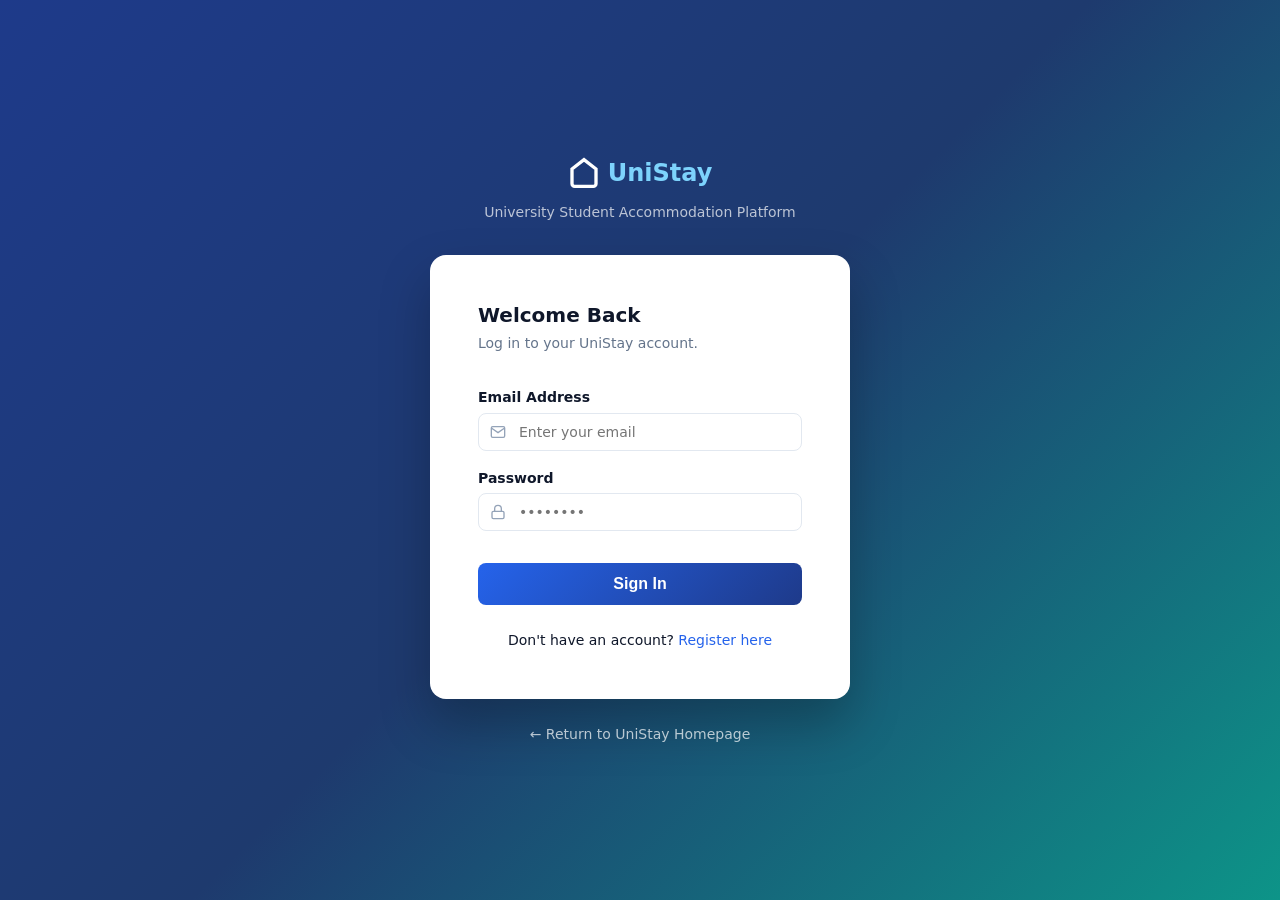
<file: frontend/pages/profile.html>
<!DOCTYPE html>
<html lang="en">
<head>
    <meta charset="UTF-8">
    <meta name="viewport" content="width=device-width, initial-scale=1.0">
    <title>My Profile – UniStay</title>
    
    <link rel="preconnect" href="https://fonts.googleapis.com">
    <link rel="preconnect" href="https://fonts.gstatic.com" crossorigin>
    <link href="https://fonts.googleapis.com/css2?family=Inter:wght@400;500;600;700;800&display=swap" rel="stylesheet">
    
    <link rel="stylesheet" href="../css/global.css">
    <link rel="stylesheet" href="../css/components.css">
    
    <style>
        .profile-container {
            max-width: 680px;
            margin: 4rem auto;
            background: var(--bg-surface);
            border: 1px solid var(--border-color);
            border-radius: var(--radius-lg);
            padding: 2.5rem;
            box-shadow: var(--shadow-md);
        }
        .profile-header {
            text-align: center;
            margin-bottom: 2rem;
            padding-bottom: 1.5rem;
            border-bottom: 1px solid var(--border-color);
        }
        .profile-avatar {
            width: 96px;
            height: 96px;
            background: linear-gradient(135deg, var(--primary), #6366f1);
            color: #fff;
            border-radius: 50%;
            display: flex;
            align-items: center;
            justify-content: center;
            font-size: 2.5rem;
            font-weight: 700;
            margin: 0 auto 1rem;
            box-shadow: 0 4px 24px rgba(99,102,241,0.25);
        }
        .profile-name {
            font-size: 1.5rem;
            font-weight: 700;
            color: var(--text-main);
            margin-bottom: 0.25rem;
        }
        .profile-role-badge {
            display: inline-block;
            font-size: 0.75rem;
            color: var(--primary);
            background: var(--primary-light);
            border-radius: 99px;
            padding: 0.2rem 0.85rem;
            font-weight: 600;
            text-transform: uppercase;
            letter-spacing: 0.05em;
        }
        .profile-actions {
            display: flex;
            gap: 0.75rem;
            justify-content: center;
            margin-top: 1.25rem;
        }
        .profile-details {
            display: grid;
            grid-template-columns: 1fr 1fr;
            gap: 1.25rem 2rem;
        }
        @media (max-width: 480px) {
            .profile-details { grid-template-columns: 1fr; }
        }
        .detail-item {
            display: flex;
            flex-direction: column;
            gap: 0.2rem;
        }
        .detail-label {
            font-size: var(--font-size-xs);
            color: var(--text-muted);
            font-weight: 600;
            text-transform: uppercase;
            letter-spacing: 0.05em;
        }
        .detail-value {
            font-size: 1rem;
            color: var(--text-main);
            font-weight: 500;
        }
        .loading-state, .error-state {
            text-align: center;
            padding: 3rem;
            color: var(--text-muted);
        }
        .error-state { color: var(--danger-color); }

        /* Modal */
        .modal-overlay {
            display: none;
            position: fixed;
            inset: 0;
            background: rgba(0,0,0,0.55);
            z-index: 1000;
            justify-content: center;
            align-items: center;
            padding: 1rem;
        }
        .modal-overlay.open { display: flex; }
        .modal-box {
            background: var(--bg-surface);
            border-radius: var(--radius-lg);
            padding: 2rem;
            width: 100%;
            max-width: 500px;
            box-shadow: var(--shadow-lg);
            animation: modal-in 0.2s ease;
        }
        @keyframes modal-in {
            from { opacity: 0; transform: translateY(16px); }
            to   { opacity: 1; transform: translateY(0); }
        }
        .modal-title {
            font-size: 1.25rem;
            font-weight: 700;
            margin-bottom: 1.5rem;
            color: var(--text-main);
        }
        .modal-footer {
            display: flex;
            gap: 0.75rem;
            justify-content: flex-end;
            margin-top: 1.5rem;
        }
        .alert-banner {
            padding: 0.75rem 1rem;
            border-radius: var(--radius-md);
            font-size: 0.9rem;
            margin-bottom: 1rem;
            display: none;
        }
        .alert-banner.success { background: #d1fae5; color: #065f46; }
        .alert-banner.error   { background: #fee2e2; color: #991b1b; }
    </style>
</head>
<body style="background-color: var(--bg-alt); min-height: 100vh; display: flex; flex-direction: column;">

    <!-- Navbar -->
    <header class="navbar" id="top">
        <div class="container">
            <a href="../index.html" class="navbar-brand">
                <svg width="26" height="26" viewBox="0 0 24 24" fill="none"
                     stroke="currentColor" stroke-width="2.5"
                     stroke-linecap="round" stroke-linejoin="round">
                    <path d="m3 9 9-7 9 7v11a2 2 0 0 1-2 2H5a2 2 0 0 1-2-2z"/>
                    <polyline points="9 22 9 12 15 12 15 22"/>
                </svg>
                <span class="brand-name">Uni<span>Stay</span></span>
            </a>
            <button class="mobile-menu-btn" id="mobile-menu-btn" aria-label="Toggle menu">&#9776;</button>
            <ul class="navbar-nav" id="main-nav">
                <li><a href="../index.html" class="nav-link">Home</a></li>
                <li><a href="search.html" class="nav-link">Find Boardings</a></li>
            </ul>
            <div class="navbar-actions">
                <a href="login.html" class="btn btn-outline btn-sm" id="btn-login">Login</a>
                <a href="register.html" class="btn btn-primary btn-sm" id="btn-register">Register</a>
                <button class="btn btn-secondary btn-sm" id="btn-logout" style="display: none;" onclick="handleLogout()">Logout</button>
            </div>
        </div>
    </header>

    <!-- Content -->
    <main class="container" style="flex: 1;">
        <div class="profile-container">
            <div id="loading" class="loading-state">Loading profile details...</div>
            <div id="error" class="error-state" style="display: none;"></div>
            
            <!-- Personal profile page for the logged-in student. -->
            <div id="profile-content" style="display: none;">
                <div class="profile-header">
                    <div class="profile-avatar" id="avatar-initial">U</div>
                    <div class="profile-name" id="display-name">Loading...</div>
                    <span class="profile-role-badge">Student</span>
                    <div class="profile-actions">
                        <button class="btn btn-primary btn-sm" onclick="openEditModal()">✏️ Edit Profile</button>
                        <button class="btn btn-outline btn-sm" onclick="openPasswordModal()">🔒 Change Password</button>
                    </div>
                </div>
                
                <div class="profile-details">
                    <div class="detail-item">
                        <span class="detail-label">Full Name</span>
                        <span class="detail-value" id="val-name">-</span>
                    </div>
                    <div class="detail-item">
                        <span class="detail-label">Email Address</span>
                        <span class="detail-value" id="val-email">-</span>
                    </div>
                    <div class="detail-item">
                        <span class="detail-label">Phone Number</span>
                        <span class="detail-value" id="val-phone">-</span>
                    </div>
                    <div class="detail-item">
                        <span class="detail-label">University</span>
                        <span class="detail-value" id="val-university">-</span>
                    </div>
                    <div class="detail-item">
                        <span class="detail-label">Gender</span>
                        <span class="detail-value" id="val-gender">-</span>
                    </div>
                </div>

                <div style="margin-top: 3rem; padding-top: 1.5rem; border-top: 1px solid var(--border-color);">
                    <h3 style="margin-bottom: 1.5rem; text-align: center;">My Visit Requests</h3>
                    <div id="visits-loading" class="loading-state">Loading visits...</div>
                    <div id="visits-error" class="error-state" style="display: none;"></div>
                    <div id="visits-empty" style="display: none; text-align: center; color: var(--text-muted); padding: 1.5rem;">You haven't requested any visits yet.</div>
                    <div id="visits-list" style="display: flex; flex-direction: column; gap: 1rem;">
                        <!-- Visit cards injected here -->
                    </div>
                </div>
            </div>
        </div>
    </main>

    <!-- Edit Profile Modal -->
    <div class="modal-overlay" id="edit-modal">
        <div class="modal-box">
            <div class="modal-title">✏️ Edit Profile</div>
            <div id="edit-alert" class="alert-banner"></div>
            <form id="edit-form" onsubmit="submitEditProfile(event)">
                <div class="form-group">
                    <label class="form-label" for="edit-fullName">Full Name</label>
                    <input type="text" id="edit-fullName" class="form-control" required>
                </div>
                <div class="form-group">
                    <label class="form-label" for="edit-phone">Phone Number</label>
                    <input type="text" id="edit-phone" class="form-control" required>
                </div>
                <div class="form-group">
                    <label class="form-label" for="edit-university">University</label>
                    <select id="edit-university" class="form-select" required>
                        <option value="SLIIT">SLIIT</option>
                        <option value="CINEC">CINEC</option>
                        <option value="Horizon">Horizon Campus</option>
                    </select>
                </div>
                <div class="form-group">
                    <label class="form-label" for="edit-gender">Gender</label>
                    <select id="edit-gender" class="form-select" required>
                        <option value="Male">Male</option>
                        <option value="Female">Female</option>
                        <option value="Other">Other</option>
                    </select>
                </div>
                <div class="modal-footer">
                    <button type="button" class="btn btn-secondary btn-sm" onclick="closeEditModal()">Cancel</button>
                    <button type="submit" class="btn btn-primary btn-sm" id="edit-submit-btn">Save Changes</button>
                </div>
            </form>
        </div>
    </div>

    <!-- Change Password Modal -->
    <div class="modal-overlay" id="password-modal">
        <div class="modal-box">
            <div class="modal-title">🔒 Change Password</div>
            <div id="pw-alert" class="alert-banner"></div>
            <form id="password-form" onsubmit="submitChangePassword(event)">
                <div class="form-group">
                    <label class="form-label" for="current-password">Current Password</label>
                    <input type="password" id="current-password" class="form-control" required>
                </div>
                <div class="form-group">
                    <label class="form-label" for="new-password">New Password</label>
                    <input type="password" id="new-password" class="form-control" minlength="6" required>
                </div>
                <div class="form-group">
                    <label class="form-label" for="confirm-password">Confirm New Password</label>
                    <input type="password" id="confirm-password" class="form-control" required>
                </div>
                <div class="modal-footer">
                    <button type="button" class="btn btn-secondary btn-sm" onclick="closePasswordModal()">Cancel</button>
                    <button type="submit" class="btn btn-primary btn-sm" id="pw-submit-btn">Update Password</button>
                </div>
            </form>
        </div>
    </div>

    <!-- Scripts -->
    <script src="../js/api.js"></script>
    <script src="../js/common.js"></script>
    <script>
        let currentUser = null;

        // Loads the current student's profile and visit requests when the page opens.
        document.addEventListener('DOMContentLoaded', () => {
            updateUserNav();
            loadProfileData();
        });

        function updateUserNav() {
            const userName = sessionStorage.getItem('unistay_user_name');
            const role = sessionStorage.getItem('unistay_user_role');
            
            const btnLogin = document.getElementById('btn-login');
            const btnRegister = document.getElementById('btn-register');
            const btnLogout = document.getElementById('btn-logout');

            if (userName) {
                btnLogin.href = role === 'OWNER' ? 'owner-dashboard.html' : 'profile.html';
                btnLogin.innerHTML = `<svg width="14" height="14" viewBox="0 0 24 24" fill="none" stroke="currentColor" stroke-width="2" style="vertical-align: text-bottom; margin-right: 4px;"><path d="M20 21v-2a4 4 0 0 0-4-4H8a4 4 0 0 0-4 4v2"></path><circle cx="12" cy="7" r="4"></circle></svg> ${userName}`;
                btnRegister.style.display = 'none';
                btnLogout.style.display = 'inline-block';
            } else {
                window.location.href = 'login.html';
            }
        }

        function handleLogout() {
            sessionStorage.removeItem('unistay_user_name');
            sessionStorage.removeItem('unistay_user_role');
            sessionStorage.removeItem('unistay_user_id');
            window.location.href = '../index.html';
        }

        // Gets the logged-in student's details from the backend so the profile is shown correctly.
        async function loadProfileData() {
            const userId = sessionStorage.getItem('unistay_user_id');
            const role = sessionStorage.getItem('unistay_user_role');
            
            const loading = document.getElementById('loading');
            const error = document.getElementById('error');
            const content = document.getElementById('profile-content');
            
            if (!userId) {
                loading.style.display = 'none';
                error.style.display = 'block';
                error.textContent = 'User ID not found. Please log in again.';
                return;
            }
            if (role !== 'STUDENT') {
                loading.style.display = 'none';
                error.style.display = 'block';
                error.textContent = 'This profile page is only for students.';
                return;
            }
            
            try {
                const response = await API.get(`/users/${userId}`);
                loading.style.display = 'none';
                
                if (response.success && response.data) {
                    currentUser = response.data;
                    renderProfile(currentUser);
                    content.style.display = 'block';
                    loadVisits(userId);
                } else {
                    error.style.display = 'block';
                    error.textContent = response.message || 'Failed to load profile data.';
                }
            } catch (err) {
                loading.style.display = 'none';
                error.style.display = 'block';
                error.textContent = 'Error connecting to the server. Please try again.';
                console.error('Profile fetch error:', err);
            }
        }

        function renderProfile(user) {
            document.getElementById('avatar-initial').textContent = user.fullName ? user.fullName.charAt(0).toUpperCase() : 'S';
            document.getElementById('display-name').textContent = user.fullName || 'Student';
            document.getElementById('val-name').textContent = user.fullName || 'N/A';
            document.getElementById('val-email').textContent = user.email || 'N/A';
            document.getElementById('val-phone').textContent = user.phone || 'N/A';
            document.getElementById('val-university').textContent = user.university || 'N/A';
            document.getElementById('val-gender').textContent = user.gender || 'N/A';
        }

        // ----- Edit Profile Modal -----
        function openEditModal() {
            if (!currentUser) return;
            document.getElementById('edit-fullName').value = currentUser.fullName || '';
            document.getElementById('edit-phone').value = currentUser.phone || '';
            document.getElementById('edit-university').value = currentUser.university || 'SLIIT';
            document.getElementById('edit-gender').value = currentUser.gender || 'Male';
            showAlert('edit-alert', '', '');
            document.getElementById('edit-modal').classList.add('open');
        }
        function closeEditModal() {
            document.getElementById('edit-modal').classList.remove('open');
        }

        async function submitEditProfile(e) {
            e.preventDefault();
            const userId = sessionStorage.getItem('unistay_user_id');
            const btn = document.getElementById('edit-submit-btn');
            btn.disabled = true;
            btn.textContent = 'Saving...';

            const payload = {
                fullName:   document.getElementById('edit-fullName').value.trim(),
                phone:      document.getElementById('edit-phone').value.trim(),
                university: document.getElementById('edit-university').value,
                gender:     document.getElementById('edit-gender').value,
            };

            try {
                const res = await API.put(`/users/${userId}/profile`, payload);
                if (res.success) {
                    currentUser = res.data;
                    renderProfile(currentUser);
                    // Update session name
                    sessionStorage.setItem('unistay_user_name', currentUser.fullName);
                    showAlert('edit-alert', 'success', '✅ Profile updated successfully!');
                    setTimeout(() => closeEditModal(), 1200);
                } else {
                    showAlert('edit-alert', 'error', res.message || 'Failed to update profile.');
                }
            } catch (err) {
                showAlert('edit-alert', 'error', 'Error connecting to server.');
                console.error(err);
            } finally {
                btn.disabled = false;
                btn.textContent = 'Save Changes';
            }
        }

        // ----- Change Password Modal -----
        function openPasswordModal() {
            document.getElementById('password-form').reset();
            showAlert('pw-alert', '', '');
            document.getElementById('password-modal').classList.add('open');
        }
        function closePasswordModal() {
            document.getElementById('password-modal').classList.remove('open');
        }

        async function submitChangePassword(e) {
            e.preventDefault();
            const userId = sessionStorage.getItem('unistay_user_id');
            const btn = document.getElementById('pw-submit-btn');

            const current = document.getElementById('current-password').value;
            const newPw   = document.getElementById('new-password').value;
            const confirm = document.getElementById('confirm-password').value;

            if (newPw !== confirm) {
                showAlert('pw-alert', 'error', '❌ New passwords do not match.');
                return;
            }
            if (newPw.length < 6) {
                showAlert('pw-alert', 'error', '❌ New password must be at least 6 characters.');
                return;
            }

            btn.disabled = true;
            btn.textContent = 'Updating...';

            try {
                const res = await API.put(`/users/${userId}/change-password`, {
                    currentPassword: current,
                    newPassword: newPw,
                });
                if (res.success) {
                    showAlert('pw-alert', 'success', '✅ Password changed successfully!');
                    setTimeout(() => closePasswordModal(), 1400);
                } else {
                    showAlert('pw-alert', 'error', res.message || 'Failed to change password.');
                }
            } catch (err) {
                showAlert('pw-alert', 'error', 'Error connecting to server.');
                console.error(err);
            } finally {
                btn.disabled = false;
                btn.textContent = 'Update Password';
            }
        }

        function showAlert(id, type, msg) {
            const el = document.getElementById(id);
            el.className = `alert-banner ${type}`;
            el.textContent = msg;
            el.style.display = msg ? 'block' : 'none';
        }

        // Close modal on overlay click
        document.querySelectorAll('.modal-overlay').forEach(overlay => {
            overlay.addEventListener('click', function(e) {
                if (e.target === this) {
                    this.classList.remove('open');
                }
            });
        });

        async function loadVisits(studentId) {
            const loading = document.getElementById('visits-loading');
            const error = document.getElementById('visits-error');
            const empty = document.getElementById('visits-empty');
            const list = document.getElementById('visits-list');
            
            try {
                const response = await API.get(`/visits/student/${studentId}`);
                loading.style.display = 'none';
                
                if (response.success && response.data) {
                    const visits = response.data;
                    if (visits.length === 0) {
                        empty.style.display = 'block';
                    } else {
                        list.innerHTML = '';
                        visits.forEach(visit => {
                            const card = document.createElement('div');
                            card.id = `visit-card-${visit.id}`;
                            card.style.border = '1px solid var(--border-color)';
                            card.style.borderRadius = 'var(--radius-md)';
                            card.style.padding = '1.5rem';
                            card.style.background = 'var(--bg-alt)';
                            
                            let statusHtml = '';
                            if (visit.status === 'PENDING') {
                                statusHtml = `<span style="color: var(--warning-color); font-weight: 600;">Status: Pending</span>`;
                            } else if (visit.status === 'ACCEPTED') {
                                statusHtml = `<span style="color: var(--success-color); font-weight: 600;">Visit Confirmed &mdash; ${visit.requestedDate}</span>`;
                            } else if (visit.status === 'DECLINED') {
                                statusHtml = `<span style="color: var(--danger-color); font-weight: 600;">Visit Declined</span>`;
                            } else if (visit.status === 'ALTERNATIVE_DATE_PROPOSED') {
                                statusHtml = `
                                    <span style="color: var(--primary-color); font-weight: 600;">Status: Alternative Date Proposed</span><br/>
                                    <strong>New Date:</strong> ${visit.proposedDate}<br/>
                                    <button class="btn btn-primary btn-sm" style="margin-top: 1rem;" onclick="acceptProposedDate(${visit.id})">Accept New Date</button>
                                `;
                            }

                            card.innerHTML = `
                                <div style="display: flex; justify-content: space-between; align-items: flex-start; flex-wrap: wrap; gap: 0.5rem;">
                                    <div>
                                        <div style="font-size: 1.1rem; font-weight: 700; margin-bottom: 0.5rem; color: var(--text-main);">
                                            ${visit.boardingName}
                                        </div>
                                        <div style="color: var(--text-muted); font-size: 0.9rem; margin-bottom: 1rem;">
                                            <strong>Requested Date:</strong> ${visit.requestedDate}
                                        </div>
                                        <div style="padding-top: 1rem; border-top: 1px dashed var(--border-color);">
                                            ${statusHtml}
                                        </div>
                                    </div>
                                    <button class="btn btn-secondary btn-sm" style="flex-shrink: 0;" onclick="deleteVisit(${visit.id})" title="Cancel this visit request">🗑 Cancel</button>
                                </div>
                            `;
                            list.appendChild(card);
                        });
                    }
                } else {
                    error.style.display = 'block';
                    error.textContent = response.message || 'Failed to load visits.';
                }
            } catch (err) {
                loading.style.display = 'none';
                error.style.display = 'block';
                error.textContent = 'Error fetching visits.';
                console.error(err);
            }
        }

        async function acceptProposedDate(visitId) {
            const studentId = sessionStorage.getItem('unistay_user_id');
            try {
                const response = await API.put(`/visits/${visitId}/student/${studentId}/accept-proposed`);
                if (response.success) {
                    alert('Visit confirmed for the new date!');
                    loadVisits(studentId);
                } else {
                    alert(response.message || 'Failed to accept date.');
                }
            } catch (err) {
                alert('Error accepting date.');
                console.error(err);
            }
        }

        async function deleteVisit(visitId) {
            if (!confirm('Are you sure you want to cancel this visit request?')) return;
            const studentId = sessionStorage.getItem('unistay_user_id');
            try {
                const response = await API.delete(`/visits/${visitId}/student/${studentId}`);
                if (response.success) {
                    // Remove the card from the DOM immediately
                    const card = document.getElementById(`visit-card-${visitId}`);
                    if (card) card.remove();
                    // Show empty state if no visits remain
                    const remaining = document.getElementById('visits-list').children.length;
                    if (remaining === 0) document.getElementById('visits-empty').style.display = 'block';
                } else {
                    alert(response.message || 'Failed to cancel visit.');
                }
            } catch (err) {
                alert('Error cancelling visit request.');
                console.error(err);
            }
        }
    </script>
</body>
</html>
</file>
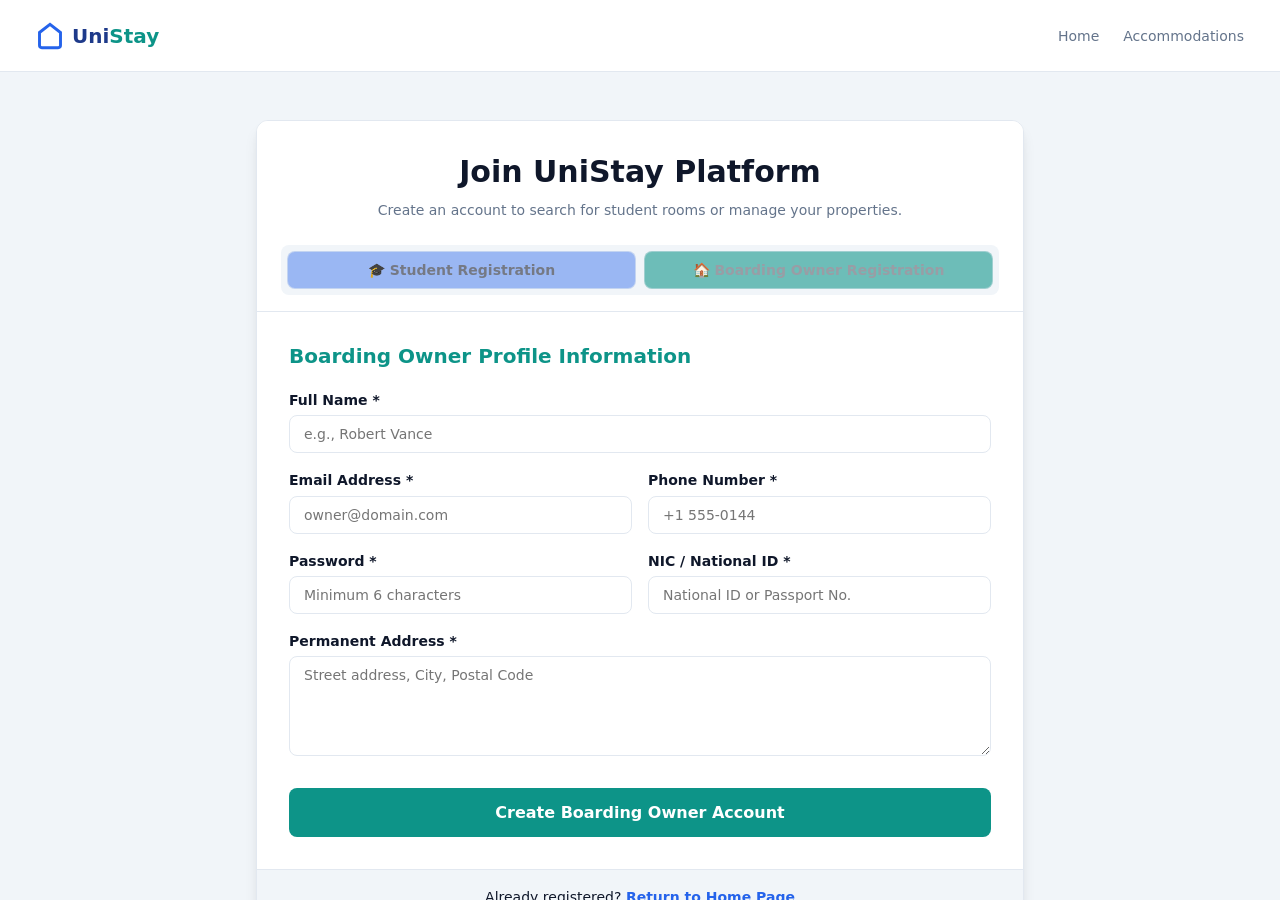
<file: frontend/pages/register-owner.html>
<!DOCTYPE html>
<html lang="en">
<head>
    <meta charset="UTF-8">
    <meta http-equiv="refresh" content="0; url=register.html?role=owner">
    <title>Boarding Owner Registration – UniStay</title>
</head>
<body>
    <p>Redirecting to Boarding Owner Registration... <a href="register.html?role=owner">Click here if not redirected</a>.</p>
</body>
</html>
</file>
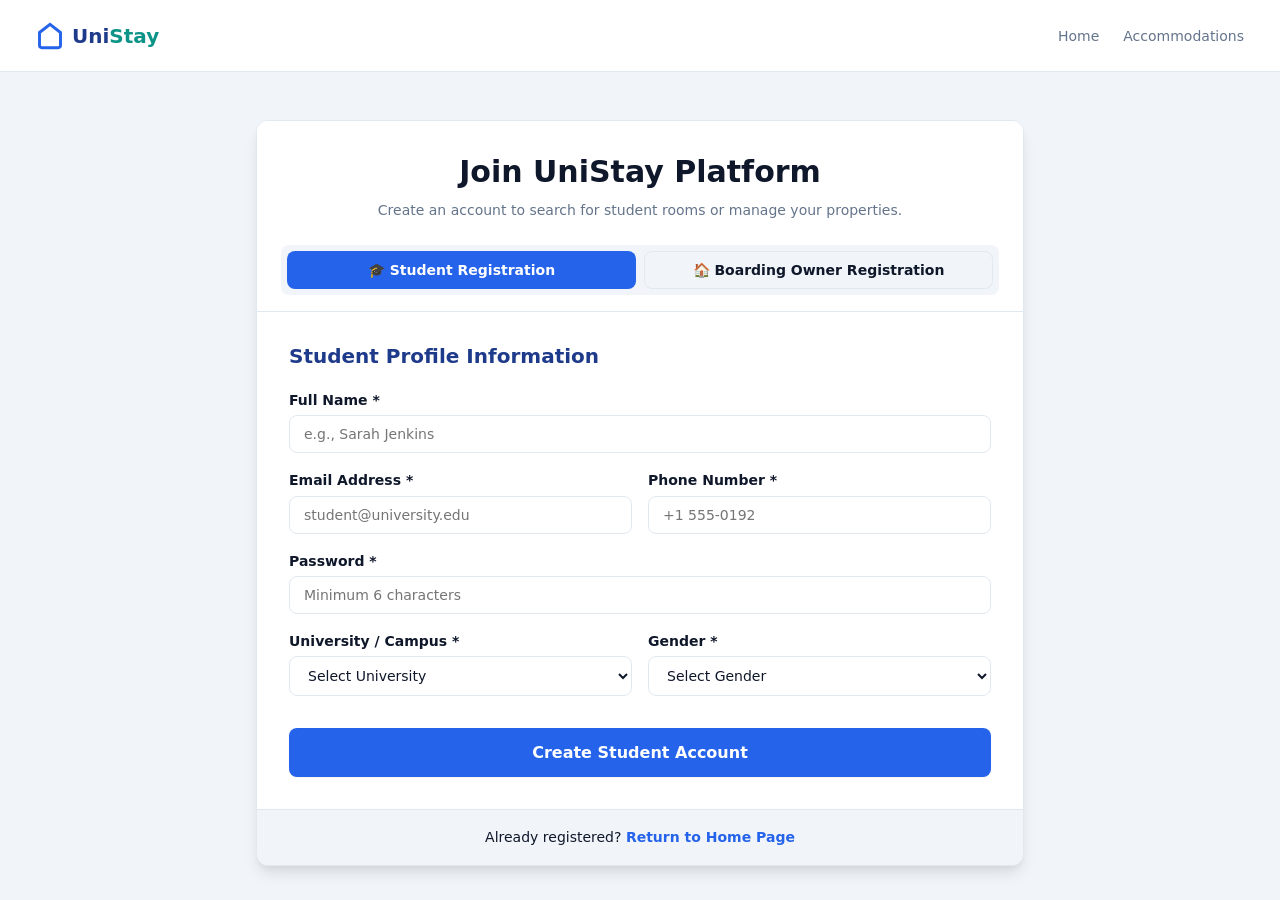
<file: frontend/pages/register-student.html>
<!DOCTYPE html>
<html lang="en">
<head>
    <meta charset="UTF-8">
    <meta http-equiv="refresh" content="0; url=register.html?role=student">
    <title>Student Registration – UniStay</title>
</head>
<body>
    <p>Redirecting to Student Registration... <a href="register.html?role=student">Click here if not redirected</a>.</p>
</body>
</html>
</file>
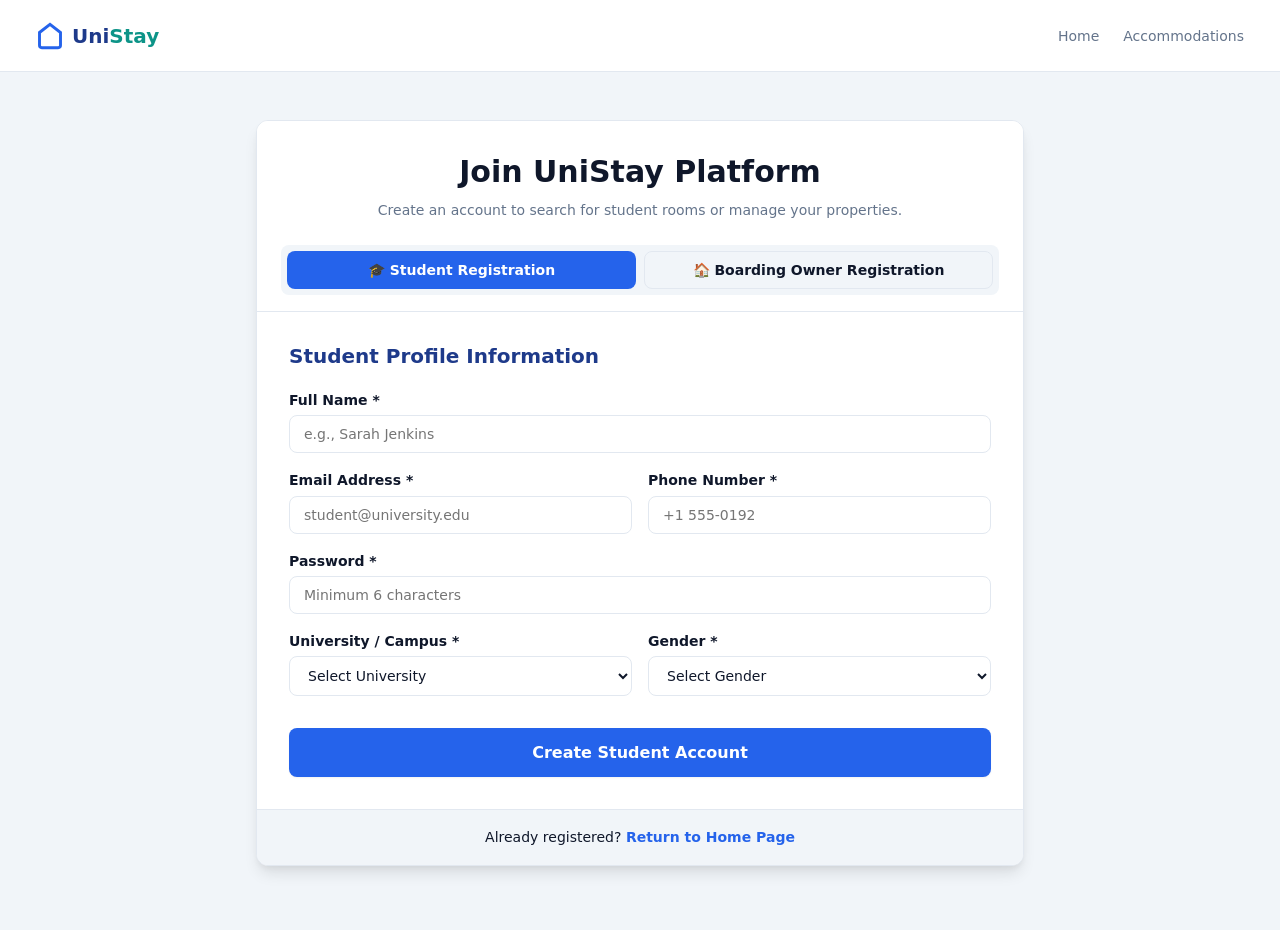
<file: frontend/pages/register.html>
<!DOCTYPE html>
<html lang="en">
<head>
    <meta charset="UTF-8">
    <meta name="viewport" content="width=device-width, initial-scale=1.0">
    <title>Register Account – UniStay</title>
    <meta name="description" content="Create a student or boarding owner account on UniStay platform.">
    
    <!-- Reuse Existing Design System -->
    <link rel="stylesheet" href="../css/global.css">
    <link rel="stylesheet" href="../css/components.css">
</head>
<body style="background-color: var(--bg-alt);">

    <!-- Header Navigation -->
    <header class="navbar">
        <div class="container">
            <a href="../index.html" class="navbar-brand">
                <svg width="28" height="28" viewBox="0 0 24 24" fill="none" stroke="currentColor" stroke-width="2.5" style="color: var(--primary);">
                    <path d="m3 9 9-7 9 7v11a2 2 0 0 1-2 2H5a2 2 0 0 1-2-2z"></path>
                </svg>
                <span class="brand-name">Uni<span>Stay</span></span>
            </a>
            <ul class="navbar-nav">
                <li><a href="../index.html" class="nav-link">Home</a></li>
                <li><a href="../index.html#search-section" class="nav-link">Accommodations</a></li>
            </ul>
        </div>
    </header>

    <!-- Main Registration Section -->
    <main class="container container-sm" style="padding-top: 3rem; padding-bottom: 4rem;">
        <div class="card" style="box-shadow: var(--shadow-lg);">
            <div class="card-header text-center" style="padding: 2rem 1.5rem 1rem 1.5rem; background: var(--bg-surface);">
                <h2>Join UniStay Platform</h2>
                <p class="text-muted" style="font-size: var(--font-size-sm); margin-top: 0.25rem;">
                    Create an account to search for student rooms or manage your properties.
                </p>

                <!-- Role Selector Tabs -->
                <div style="display: flex; gap: 8px; background: var(--bg-alt); padding: 6px; border-radius: var(--radius-md); margin-top: 1.5rem;">
                    <button type="button" class="btn btn-full" id="tab-student" onclick="switchRole('STUDENT')" style="background: var(--primary); color: white;">
                        🎓 Student Registration
                    </button>
                    <button type="button" class="btn btn-full btn-outline" id="tab-owner" onclick="switchRole('OWNER')">
                        🏠 Boarding Owner Registration
                    </button>
                </div>
            </div>

            <div class="card-body" style="padding: 2rem;">
                
                <!-- Shows messages such as validation errors or successful account creation. -->
                <div id="alert-container"></div>

                <!-- Student registration form collects the details needed for a new student account. -->
                <form id="student-form" class="registration-form" onsubmit="handleStudentSubmit(event)" novalidate>
                    <h4 style="margin-bottom: 1.25rem; color: var(--primary-dark);">Student Profile Information</h4>
                    
                    <div class="form-group">
                        <label for="student-fullname" class="form-label">Full Name *</label>
                        <input type="text" id="student-fullname" class="form-control" placeholder="e.g., Sarah Jenkins" required>
                    </div>

                    <div class="grid grid-2" style="gap: 1rem;">
                        <div class="form-group">
                            <label for="student-email" class="form-label">Email Address *</label>
                            <input type="email" id="student-email" class="form-control" placeholder="student@university.edu" required>
                        </div>
                        <div class="form-group">
                            <label for="student-phone" class="form-label">Phone Number *</label>
                            <input type="tel" id="student-phone" class="form-control" placeholder="+1 555-0192" required>
                        </div>
                    </div>

                    <div class="form-group">
                        <label for="student-password" class="form-label">Password *</label>
                        <input type="password" id="student-password" class="form-control" placeholder="Minimum 6 characters" required minlength="6">
                    </div>

                    <div class="grid grid-2" style="gap: 1rem;">
                        <div class="form-group">
                            <label for="student-university" class="form-label">University / Campus *</label>
                            <select id="student-university" class="form-select" required>
                                <option value="">Select University</option>
                                <option value="SLIIT">SLIIT</option>
                                <option value="CINEC">CINEC</option>
                                <option value="Horizon">Horizon</option>
                            </select>
                        </div>

                        <div class="form-group">
                            <label for="student-gender" class="form-label">Gender *</label>
                            <select id="student-gender" class="form-select" required>
                                <option value="">Select Gender</option>
                                <option value="Female">Female</option>
                                <option value="Male">Male</option>
                                <option value="Other">Other / Prefer not to say</option>
                            </select>
                        </div>
                    </div>

                    <button type="submit" class="btn btn-primary btn-full btn-lg" style="margin-top: 1rem;" id="btn-submit-student">
                        Create Student Account
                    </button>
                </form>

                <!-- Owner registration form collects the details needed for a new boarding owner account. -->
                <form id="owner-form" class="registration-form" onsubmit="handleOwnerSubmit(event)" style="display: none;" novalidate>
                    <h4 style="margin-bottom: 1.25rem; color: var(--secondary);">Boarding Owner Profile Information</h4>

                    <div class="form-group">
                        <label for="owner-fullname" class="form-label">Full Name *</label>
                        <input type="text" id="owner-fullname" class="form-control" placeholder="e.g., Robert Vance" required>
                    </div>

                    <div class="grid grid-2" style="gap: 1rem;">
                        <div class="form-group">
                            <label for="owner-email" class="form-label">Email Address *</label>
                            <input type="email" id="owner-email" class="form-control" placeholder="owner@domain.com" required>
                        </div>
                        <div class="form-group">
                            <label for="owner-phone" class="form-label">Phone Number *</label>
                            <input type="tel" id="owner-phone" class="form-control" placeholder="+1 555-0144" required>
                        </div>
                    </div>

                    <div class="grid grid-2" style="gap: 1rem;">
                        <div class="form-group">
                            <label for="owner-password" class="form-label">Password *</label>
                            <input type="password" id="owner-password" class="form-control" placeholder="Minimum 6 characters" required minlength="6">
                        </div>
                        <div class="form-group">
                            <label for="owner-nic" class="form-label">NIC / National ID *</label>
                            <input type="text" id="owner-nic" class="form-control" placeholder="National ID or Passport No." required>
                        </div>
                    </div>

                    <div class="form-group">
                        <label for="owner-address" class="form-label">Permanent Address *</label>
                        <textarea id="owner-address" class="form-control" rows="2" placeholder="Street address, City, Postal Code" required></textarea>
                    </div>

                    <button type="submit" class="btn btn-secondary btn-full btn-lg" style="margin-top: 1rem;" id="btn-submit-owner">
                        Create Boarding Owner Account
                    </button>
                </form>

            </div>

            <div class="card-footer text-center" style="font-size: var(--font-size-sm);">
                Already registered? <a href="../index.html" style="font-weight: 600;">Return to Home Page</a>
            </div>
        </div>
    </main>

    <!-- Scripts -->
    <script src="../js/api.js"></script>
    <script src="../js/common.js"></script>
    <script src="../js/register.js"></script>
</body>
</html>
</file>
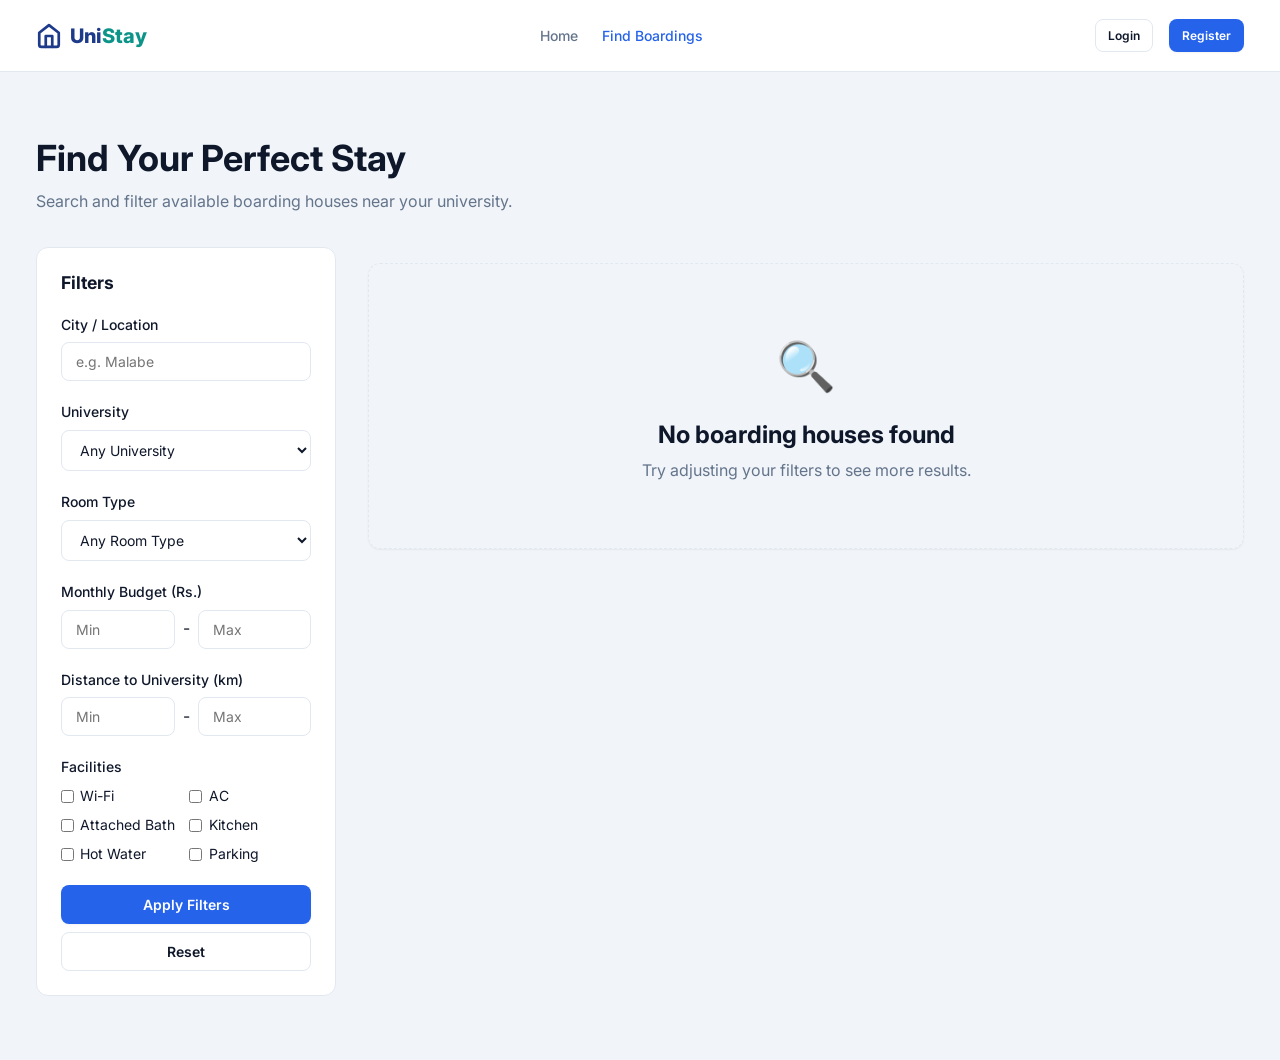
<file: frontend/pages/search.html>
<!DOCTYPE html>
<html lang="en">
<head>
    <meta charset="UTF-8">
    <meta name="viewport" content="width=device-width, initial-scale=1.0">
    <title>Search Boardings – UniStay</title>
    
    <link rel="preconnect" href="https://fonts.googleapis.com">
    <link rel="preconnect" href="https://fonts.gstatic.com" crossorigin>
    <link href="https://fonts.googleapis.com/css2?family=Inter:wght@400;500;600;700;800&display=swap" rel="stylesheet">
    
    <link rel="stylesheet" href="../css/global.css">
    <link rel="stylesheet" href="../css/components.css">
    <style>
        .search-container {
            display: flex;
            gap: 2rem;
            align-items: flex-start;
        }
        .filter-sidebar {
            flex: 0 0 300px;
            background: var(--bg-surface);
            padding: 1.5rem;
            border-radius: var(--radius-lg);
            border: 1px solid var(--border-color);
            position: sticky;
            top: 100px;
        }
        .results-area {
            flex: 1;
        }
        .filter-group {
            margin-bottom: 1.25rem;
        }
        .filter-group label {
            display: block;
            margin-bottom: 0.4rem;
            font-weight: 500;
            font-size: var(--font-size-sm);
        }
        .range-inputs {
            display: flex;
            gap: 0.5rem;
            align-items: center;
        }
        .boarding-card {
            background: var(--bg-surface);
            border: 1px solid var(--border-color);
            border-radius: var(--radius-lg);
            overflow: hidden;
            display: flex;
            flex-direction: row;
            transition: transform 0.2s, box-shadow 0.2s;
        }
        .boarding-card:hover {
            transform: translateY(-4px);
            box-shadow: var(--shadow-lg);
        }
        .boarding-list {
            display: flex;
            flex-direction: column;
            gap: 1rem;
        }
        .b-image-container {
            flex: 0 0 280px;
            width: 280px;
            min-height: 220px;
            background: #e2e8f0;
            display: flex;
            align-items: center;
            justify-content: center;
            color: var(--text-muted);
            font-size: 2rem;
            position: relative;
            overflow: hidden;
        }
        .b-image {
            width: 100%;
            height: 100%;
            object-fit: cover;
            position: absolute;
            top: 0;
            left: 0;
            z-index: 2;
        }
        .ranking-badge {
            position: absolute;
            top: 0.75rem;
            left: 0.75rem;
            z-index: 3;
            padding: 0.35rem 0.65rem;
            border-radius: 999px;
            background: var(--primary-color);
            color: #fff;
            font-size: 0.85rem;
            font-weight: 700;
            line-height: 1;
            box-shadow: var(--shadow-md);
        }
        .b-content {
            padding: 1.5rem;
            flex: 1;
            display: flex;
            flex-direction: column;
        }
        .b-title {
            font-size: 1.25rem;
            font-weight: 700;
            margin-bottom: 0.5rem;
            color: var(--text-main);
        }
        .b-meta {
            color: var(--text-muted);
            font-size: var(--font-size-sm);
            margin-bottom: 1rem;
            line-height: 1.6;
        }
        .b-actions {
            margin-top: auto;
            padding-top: 1rem;
            border-top: 1px solid var(--border-color);
        }
        .facility-checkboxes {
            display: grid;
            grid-template-columns: 1fr 1fr;
            gap: 0.4rem;
            font-size: var(--font-size-sm);
        }
        .facility-checkboxes label {
            display: flex;
            align-items: center;
            gap: 0.4rem;
            font-weight: normal;
            margin-bottom: 0;
            cursor: pointer;
        }
        @media (max-width: 768px) {
            .search-container {
                flex-direction: column;
            }
            .filter-sidebar {
                flex: none;
                width: 100%;
                position: static;
            }
        }
        @media (max-width: 600px) {
            .boarding-card {
                flex-direction: column;
            }
            .b-image-container {
                flex: none;
                width: 100%;
                height: 200px;
            }
        }

        /* ── Star Rating Badge ── */
        .rating-badge {
            display: inline-flex;
            align-items: center;
            gap: 0.3rem;
            background: #fff9ec;
            border: 1px solid #f59e0b;
            border-radius: 99px;
            padding: 0.2rem 0.6rem;
            font-size: 0.8rem;
            font-weight: 600;
            color: #92400e;
            white-space: nowrap;
            flex-shrink: 0;
        }
        .rating-badge .stars { color: #f59e0b; letter-spacing: -1px; }
        .rating-badge .rating-count { color: var(--text-muted); font-weight: 400; }
        .rating-badge.no-reviews {
            background: var(--bg-alt);
            border-color: var(--border-color);
            color: var(--text-muted);
            font-weight: 400;
        }
    </style>
</head>
<body style="background-color: var(--bg-alt); min-height: 100vh; display: flex; flex-direction: column;">

    <!-- Navbar -->
    <header class="navbar" id="top">
        <div class="container">
            <a href="../index.html" class="navbar-brand">
                <svg width="26" height="26" viewBox="0 0 24 24" fill="none"
                     stroke="currentColor" stroke-width="2.5"
                     stroke-linecap="round" stroke-linejoin="round">
                    <path d="m3 9 9-7 9 7v11a2 2 0 0 1-2 2H5a2 2 0 0 1-2-2z"/>
                    <polyline points="9 22 9 12 15 12 15 22"/>
                </svg>
                <span class="brand-name">Uni<span>Stay</span></span>
            </a>
            <button class="mobile-menu-btn" id="mobile-menu-btn" aria-label="Toggle menu">&#9776;</button>
            <ul class="navbar-nav" id="main-nav">
                <li><a href="../index.html" class="nav-link">Home</a></li>
                <li><a href="search.html" class="nav-link active">Find Boardings</a></li>
            </ul>
            <div class="navbar-actions">
                <a href="login.html" class="btn btn-outline btn-sm" id="btn-login">Login</a>
                <a href="register.html" class="btn btn-primary btn-sm" id="btn-register">Register</a>
                <button class="btn btn-secondary btn-sm" id="btn-logout" style="display: none;" onclick="handleLogout()">Logout</button>
            </div>
        </div>
    </header>

    <!-- Content -->
    <main class="container" style="flex: 1; padding: 4rem 1rem;">
        
        <div style="margin-bottom: 2rem;">
            <h1>Find Your Perfect Stay</h1>
            <p class="text-muted">Search and filter available boarding houses near your university.</p>
        </div>

        <div class="search-container">
            <!-- Filter Sidebar -->
            <aside class="filter-sidebar">
                <h3 style="margin-bottom: 1.25rem; font-size: 1.1rem;">Filters</h3>
                <form id="search-form" onsubmit="handleSearch(event)">
                    
                    <div class="filter-group">
                        <label for="filter-city">City / Location</label>
                        <input type="text" id="filter-city" class="form-control" placeholder="e.g. Malabe">
                    </div>

                    <div class="filter-group">
                        <label for="filter-university">University</label>
                        <select id="filter-university" class="form-select">
                            <option value="Any">Any University</option>
                            <option value="SLIIT">SLIIT</option>
                            <option value="CINEC">CINEC</option>
                            <option value="Horizon">Horizon</option>
                        </select>
                    </div>

                    <div class="filter-group">
                        <label for="filter-roomType">Room Type</label>
                        <select id="filter-roomType" class="form-select">
                            <option value="Any">Any Room Type</option>
                            <option value="Single Room">Single Room</option>
                            <option value="Shared Room">Shared Room</option>
                            <option value="Private Studio">Private Studio</option>
                            <option value="Apartment">Apartment</option>
                        </select>
                    </div>

                    <div class="filter-group">
                        <label>Monthly Budget (Rs.)</label>
                        <div class="range-inputs">
                            <input type="number" id="filter-minPrice" class="form-control" placeholder="Min" min="0">
                            <span>-</span>
                            <input type="number" id="filter-maxPrice" class="form-control" placeholder="Max" min="0">
                        </div>
                    </div>

                    <div class="filter-group">
                        <label>Distance to University (km)</label>
                        <div class="range-inputs">
                            <input type="number" id="filter-minDistance" class="form-control" placeholder="Min" step="0.1" min="0">
                            <span>-</span>
                            <input type="number" id="filter-maxDistance" class="form-control" placeholder="Max" step="0.1" min="0">
                        </div>
                    </div>

                    <div class="filter-group">
                        <label>Facilities</label>
                        <div class="facility-checkboxes">
                            <label><input type="checkbox" id="filter-wifi"> Wi-Fi</label>
                            <label><input type="checkbox" id="filter-ac"> AC</label>
                            <label><input type="checkbox" id="filter-attachedBath"> Attached Bath</label>
                            <label><input type="checkbox" id="filter-kitchen"> Kitchen</label>
                            <label><input type="checkbox" id="filter-hotWater"> Hot Water</label>
                            <label><input type="checkbox" id="filter-parking"> Parking</label>
                        </div>
                    </div>

                    <button type="submit" class="btn btn-primary btn-full" id="btn-search">Apply Filters</button>
                    <button type="button" class="btn btn-outline btn-full" style="margin-top: 0.5rem;" onclick="resetFilters()">Reset</button>
                </form>
            </aside>

            <!-- Results Area -->
            <section class="results-area">
                <div id="results-count" style="margin-bottom: 1rem; font-weight: 500; color: var(--text-muted);"></div>

                <div id="loading-indicator" style="text-align: center; padding: 3rem; color: var(--text-muted); display: none;">
                    Searching...
                </div>

                <div id="empty-state" class="card" style="display: none; padding: 4rem 2rem; text-align: center; border: 1px dashed var(--border-color); background: transparent;">
                    <div style="font-size: 3rem; margin-bottom: 1rem;">🔍</div>
                    <h3 style="margin-bottom: 0.5rem;">No boarding houses found</h3>
                    <p class="text-muted">Try adjusting your filters to see more results.</p>
                </div>

                <div id="boardings-grid" class="boarding-list">
                    <!-- Results injected here -->
                </div>
            </section>
        </div>
    </main>

    <!-- Scripts -->
    <script src="../js/common.js"></script>
    <script>
        document.addEventListener('DOMContentLoaded', () => {
            updateUserNav();

            // Populate form fields from URL params if present
            const urlParams = new URLSearchParams(window.location.search);
            if (urlParams.has('city')) document.getElementById('filter-city').value = urlParams.get('city');
            if (urlParams.has('university')) document.getElementById('filter-university').value = urlParams.get('university');
            if (urlParams.has('roomType')) document.getElementById('filter-roomType').value = urlParams.get('roomType');
            if (urlParams.has('minPrice')) document.getElementById('filter-minPrice').value = urlParams.get('minPrice');
            if (urlParams.has('maxPrice')) document.getElementById('filter-maxPrice').value = urlParams.get('maxPrice');
            if (urlParams.has('minDistance')) document.getElementById('filter-minDistance').value = urlParams.get('minDistance');
            if (urlParams.has('maxDistance')) document.getElementById('filter-maxDistance').value = urlParams.get('maxDistance');

            // Attach dynamic input listeners for live filter updates
            const filterFormInputs = document.querySelectorAll('#search-form input, #search-form select');
            filterFormInputs.forEach(input => {
                input.addEventListener('input', () => performSearch());
                input.addEventListener('change', () => performSearch());
            });

            // Perform initial search to load all available boarding houses by default
            performSearch();
        });

        // Shows the correct login or profile link depending on whether the user is logged in.
        function updateUserNav() {
            const userName = sessionStorage.getItem('unistay_user_name');
            const role = sessionStorage.getItem('unistay_user_role');
            
            const btnLogin = document.getElementById('btn-login');
            const btnRegister = document.getElementById('btn-register');
            const btnLogout = document.getElementById('btn-logout');

            if (userName) {
                btnLogin.href = role === 'OWNER' ? 'owner-dashboard.html' : 'profile.html';
                btnLogin.innerHTML = `<svg width="14" height="14" viewBox="0 0 24 24" fill="none" stroke="currentColor" stroke-width="2" style="vertical-align: text-bottom; margin-right: 4px;"><path d="M20 21v-2a4 4 0 0 0-4-4H8a4 4 0 0 0-4 4v2"></path><circle cx="12" cy="7" r="4"></circle></svg> ${userName}`;
                
                btnRegister.style.display = 'none';
                btnLogout.style.display = 'inline-block';
            }
        }

        function handleLogout() {
            sessionStorage.removeItem('unistay_user_name');
            sessionStorage.removeItem('unistay_user_role');
            sessionStorage.removeItem('unistay_user_id');
            window.location.reload();
        }

        function resetFilters() {
            document.getElementById('search-form').reset();
            if (window.location.search) {
                window.history.replaceState({}, document.title, window.location.pathname);
            }
            performSearch();
        }

        function handleSearch(event) {
            if (event) event.preventDefault();
            performSearch();
        }

        // Builds a star-rating badge with filled, half, and empty stars.
        function buildStarRating(avg, count) {
            if (!count || count === 0) {
                return `<span class="rating-badge no-reviews">No reviews</span>`;
            }
            const full = Math.round(avg);
            const stars = '★'.repeat(full) + '☆'.repeat(5 - full);
            const reviewLabel = count === 1 ? 'review' : 'reviews';
            return `
                <span class="rating-badge" aria-label="${avg.toFixed(1)} out of 5 from ${count} ${reviewLabel}">
                    <span class="stars" aria-hidden="true">${stars}</span>
                    <span>${avg.toFixed(1)} / 5</span>
                    <span class="rating-count">(${count} ${reviewLabel})</span>
                </span>`;
        }

        // Fetches boarding houses and applies filter criteria dynamically
        async function performSearch() {
            const grid = document.getElementById('boardings-grid');
            const emptyState = document.getElementById('empty-state');
            const loading = document.getElementById('loading-indicator');
            const btnSearch = document.getElementById('btn-search');
            const resultsCount = document.getElementById('results-count');

            grid.style.display = 'none';
            emptyState.style.display = 'none';
            loading.style.display = 'block';
            if (btnSearch) btnSearch.disabled = true;

            const city = document.getElementById('filter-city').value.trim().toLowerCase();
            const university = document.getElementById('filter-university').value;
            const roomType = document.getElementById('filter-roomType').value;
            const minPriceInput = document.getElementById('filter-minPrice').value.trim();
            const maxPriceInput = document.getElementById('filter-maxPrice').value.trim();
            const minPrice = minPriceInput !== '' && !isNaN(parseFloat(minPriceInput)) ? parseFloat(minPriceInput) : null;
            const maxPrice = maxPriceInput !== '' && !isNaN(parseFloat(maxPriceInput)) ? parseFloat(maxPriceInput) : null;

            const minDistance = parseFloat(document.getElementById('filter-minDistance').value) || null;
            const maxDistance = parseFloat(document.getElementById('filter-maxDistance').value) || null;

            const hasWifi = document.getElementById('filter-wifi')?.checked;
            const hasAc = document.getElementById('filter-ac')?.checked;
            const hasAttachedBath = document.getElementById('filter-attachedBath')?.checked;
            const hasKitchen = document.getElementById('filter-kitchen')?.checked;
            const hasHotWater = document.getElementById('filter-hotWater')?.checked;
            const hasParking = document.getElementById('filter-parking')?.checked;

            const BASE = window.location.origin.includes(':8080') ? '' : 'http://localhost:8080';

            try {
                const response = await fetch(`${BASE}/api/boardings`);
                const data = await response.json();
                
                loading.style.display = 'none';
                if (btnSearch) btnSearch.disabled = false;

                if (response.ok && data.data) {
                    let results = [...data.data];

                    // Filter by City / Location (matches location, address, or name)
                    if (city) {
                        results = results.filter(b => 
                            (b.location && b.location.toLowerCase().includes(city)) ||
                            (b.address && b.address.toLowerCase().includes(city)) ||
                            (b.name && b.name.toLowerCase().includes(city))
                        );
                    }

                    // Filter by University
                    if (university && university !== 'Any') {
                        results = results.filter(b => b.university && b.university.toLowerCase().includes(university.toLowerCase()));
                    }

                    // Filter by Room Type
                    if (roomType && roomType !== 'Any') {
                        results = results.filter(b => b.roomType && b.roomType.toLowerCase() === roomType.toLowerCase());
                    }

                    // Filter by Monthly Price (using pricePerMonth from database)
                    // - No price selected -> do not filter by price
                    // - Minimum price only -> pricePerMonth >= minPrice
                    // - Maximum price only -> pricePerMonth <= maxPrice
                    // - Both minimum and maximum -> minPrice <= pricePerMonth <= maxPrice (inclusive)
                    if (minPrice !== null) {
                        results = results.filter(b => b.pricePerMonth != null && b.pricePerMonth >= minPrice);
                    }
                    if (maxPrice !== null) {
                        results = results.filter(b => b.pricePerMonth != null && b.pricePerMonth <= maxPrice);
                    }

                    // Filter by Distance to University
                    if (minDistance !== null) {
                        results = results.filter(b => b.distanceFromUniversity >= minDistance);
                    }
                    if (maxDistance !== null) {
                        results = results.filter(b => b.distanceFromUniversity <= maxDistance);
                    }

                    // Filter by Facilities
                    if (hasWifi) results = results.filter(b => b.hasWifi === true);
                    if (hasAc) results = results.filter(b => b.hasAc === true);
                    if (hasAttachedBath) results = results.filter(b => b.hasAttachedBathroom === true);
                    if (hasKitchen) results = results.filter(b => b.hasKitchen === true);
                    if (hasHotWater) results = results.filter(b => b.hasHotWater === true);
                    if (hasParking) results = results.filter(b => b.hasParking === true);

                    if (results.length > 0) {
                        results.sort((a, b) => (Number(b.averageRating) || 0) - (Number(a.averageRating) || 0));
                        grid.style.display = 'flex';
                        grid.innerHTML = '';
                        resultsCount.textContent = `Showing ${results.length} boarding house${results.length > 1 ? 's' : ''}`;

                        results.forEach((boarding, index) => {
                            const rankHtml = index < 3
                                ? `<span class="ranking-badge" aria-label="Ranked number ${index + 1}">#${index + 1}</span>`
                                : '';
                            let imageUrl = '';
                            if (boarding.imageUrls && boarding.imageUrls.length > 0) {
                                const raw = boarding.imageUrls[0];
                                imageUrl = raw.startsWith('http') ? raw : (BASE + raw);
                            }

                            const card = document.createElement('div');
                            card.className = 'boarding-card';

                            const imageHtml = imageUrl
                                ? `<div class="b-image-container">
                                     <img src="${imageUrl}" alt="${boarding.name}" class="b-image" onerror="this.style.display='none';" />
                                     <span>🏠</span>
                                     ${rankHtml}
                                   </div>`
                                : `<div class="b-image-container"><span>🏠</span>${rankHtml}</div>`;

                            let facilitiesHtml = [];
                            if (boarding.hasWifi) facilitiesHtml.push('Wi-Fi');
                            if (boarding.hasAc) facilitiesHtml.push('AC');
                            if (boarding.hasAttachedBathroom) facilitiesHtml.push('Attached Bath');
                            if (boarding.hasKitchen) facilitiesHtml.push('Kitchen');
                            if (boarding.hasHotWater) facilitiesHtml.push('Hot Water');
                            if (boarding.hasParking) facilitiesHtml.push('Parking');
                            const facilitiesStr = facilitiesHtml.length > 0 ? facilitiesHtml.join(' • ') : 'Basic Facilities';

                            // Build star rating HTML
                            const avg = boarding.averageRating || 0;
                            const count = boarding.reviewCount || 0;
                            const ratingHtml = buildStarRating(avg, count);

                            card.innerHTML = `
                                ${imageHtml}
                                <div class="b-content">
                                    <div style="display:flex; justify-content:space-between; align-items:flex-start; gap:0.5rem; margin-bottom:0.5rem;">
                                        <div class="b-title" style="margin-bottom:0;">${boarding.name}</div>
                                        ${ratingHtml}
                                    </div>
                                    <div class="b-meta">
                                        📍 <strong>${boarding.location}</strong><br/>
                                        🎓 Near ${boarding.university || 'University'} (${boarding.distanceFromUniversity != null ? boarding.distanceFromUniversity : '?'} km)<br/>
                                        💵 Rs. ${boarding.pricePerMonth} / month<br/>
                                        🛏️ ${boarding.roomType} (${boarding.availableRooms} available)<br/>
                                        ✨ ${facilitiesStr}
                                    </div>
                                    <div class="b-actions">
                                        <button class="btn btn-primary btn-full" onclick="viewBoardingDetails(${boarding.id})">View Details</button>
                                    </div>
                                </div>
                            `;
                            grid.appendChild(card);
                        });
                    } else {
                        resultsCount.textContent = '';
                        emptyState.style.display = 'block';
                    }
                } else {
                    resultsCount.textContent = '';
                    emptyState.style.display = 'block';
                }
            } catch (err) {
                loading.style.display = 'none';
                if (btnSearch) btnSearch.disabled = false;
                resultsCount.textContent = '';
                emptyState.style.display = 'block';
                emptyState.innerHTML = `
                    <div style="font-size: 3rem; margin-bottom: 1rem;">🔍</div>
                    <h3 style="margin-bottom: 0.5rem;">No boarding houses found</h3>
                    <p class="text-muted">Try adjusting your filters to see more results.</p>
                `;
                console.error(err);
            }
        }

        // Opens the boarding details page and sends the student to login if needed.
        function viewBoardingDetails(id) {
            const userName = sessionStorage.getItem('unistay_user_name');
            if (!userName) {
                const targetUrl = 'boarding-details.html?id=' + id;
                window.location.href = `login.html?redirect=${encodeURIComponent(targetUrl)}&msg=login_required`;
            } else {
                window.location.href = `boarding-details.html?id=${id}`;
            }
        }
    </script>
</body>
</html>
</file>
<file: frontend/css/global.css>
/* ==========================================================================
   UniStay - Main Global Design System (global.css)
   University Student Accommodation Platform
   ========================================================================== */

/* --------------------------------------------------------------------------
   1. CSS Custom Properties / Design Tokens
   -------------------------------------------------------------------------- */
:root {
  /* Brand Palette */
  --primary: #2563eb;
  --primary-hover: #1d4ed8;
  --primary-light: #eff6ff;
  --primary-dark: #1e3a8a;

  --secondary: #0d9488;
  --secondary-hover: #0f766e;
  --secondary-light: #ccfbf1;

  --accent: #f59e0b;
  --accent-light: #fef3c7;

  /* Neutral Palette */
  --bg-body: #f8fafc;
  --bg-surface: #ffffff;
  --bg-alt: #f1f5f9;
  
  --border-color: #e2e8f0;
  --border-focus: #93c5fd;

  --text-main: #0f172a;
  --text-muted: #64748b;
  --text-light: #94a3b8;
  --text-white: #ffffff;

  /* Status Colors */
  --success: #10b981;
  --success-bg: #d1fae5;
  --warning: #f59e0b;
  --warning-bg: #fef3c7;
  --danger: #ef4444;
  --danger-bg: #fee2e2;
  --info: #3b82f6;
  --info-bg: #dbeafe;

  /* Typography */
  --font-family: 'Inter', system-ui, -apple-system, BlinkMacSystemFont, 'Segoe UI', Roboto, Oxygen, Ubuntu, Cantarell, sans-serif;
  --font-size-xs: 0.75rem;     /* 12px */
  --font-size-sm: 0.875rem;    /* 14px */
  --font-size-md: 1rem;        /* 16px */
  --font-size-lg: 1.125rem;    /* 18px */
  --font-size-xl: 1.25rem;     /* 20px */
  --font-size-2xl: 1.5rem;     /* 24px */
  --font-size-3xl: 1.875rem;   /* 30px */
  --font-size-4xl: 2.25rem;    /* 36px */

  /* Spacing */
  --space-xs: 0.25rem;  /* 4px */
  --space-sm: 0.5rem;   /* 8px */
  --space-md: 1rem;     /* 16px */
  --space-lg: 1.5rem;   /* 24px */
  --space-xl: 2rem;     /* 32px */
  --space-2xl: 3rem;    /* 48px */
  --space-3xl: 4rem;    /* 64px */

  /* Radius */
  --radius-sm: 0.375rem; /* 6px */
  --radius-md: 0.5rem;   /* 8px */
  --radius-lg: 0.75rem;  /* 12px */
  --radius-xl: 1rem;     /* 16px */
  --radius-full: 9999px;

  /* Elevation Shadows */
  --shadow-sm: 0 1px 2px 0 rgba(0, 0, 0, 0.05);
  --shadow-md: 0 4px 6px -1px rgba(0, 0, 0, 0.1), 0 2px 4px -1px rgba(0, 0, 0, 0.06);
  --shadow-lg: 0 10px 15px -3px rgba(0, 0, 0, 0.1), 0 4px 6px -2px rgba(0, 0, 0, 0.05);
  --shadow-xl: 0 20px 25px -5px rgba(0, 0, 0, 0.1), 0 10px 10px -5px rgba(0, 0, 0, 0.04);

  /* Transitions */
  --transition-fast: 0.15s ease;
  --transition-normal: 0.25s ease;
  --transition-slow: 0.4s ease;

  /* Layout */
  --max-width: 1240px;
  --navbar-height: 72px;
}

/* --------------------------------------------------------------------------
   2. Global Reset & Base Setup
   -------------------------------------------------------------------------- */
*, *::before, *::after {
  box-sizing: border-box;
  margin: 0;
  padding: 0;
}

html {
  scroll-behavior: smooth;
  font-size: 16px;
}

body {
  font-family: var(--font-family);
  background-color: var(--bg-body);
  color: var(--text-main);
  line-height: 1.6;
  -webkit-font-smoothing: antialiased;
  -moz-osx-font-smoothing: grayscale;
  display: flex;
  flex-direction: column;
  min-height: 100vh;
}

main {
  flex: 1;
}

a {
  color: var(--primary);
  text-decoration: none;
  transition: color var(--transition-fast);
}

a:hover {
  color: var(--primary-hover);
}

img {
  max-width: 100%;
  height: auto;
  display: block;
}

/* --------------------------------------------------------------------------
   3. Typography Utilities
   -------------------------------------------------------------------------- */
h1, h2, h3, h4, h5, h6 {
  color: var(--text-main);
  font-weight: 700;
  line-height: 1.25;
  margin-bottom: var(--space-sm);
}

h1 { font-size: var(--font-size-4xl); }
h2 { font-size: var(--font-size-3xl); }
h3 { font-size: var(--font-size-2xl); }
h4 { font-size: var(--font-size-xl); }
h5 { font-size: var(--font-size-lg); }
h6 { font-size: var(--font-size-md); }

.text-muted { color: var(--text-muted); }
.text-center { text-align: center; }
.text-right { text-align: right; }
.text-primary { color: var(--primary); }
.text-secondary { color: var(--secondary); }
.font-bold { font-weight: 700; }
.font-semibold { font-weight: 600; }

/* --------------------------------------------------------------------------
   4. Layout & Containers
   -------------------------------------------------------------------------- */
.container {
  width: 100%;
  max-width: var(--max-width);
  margin-left: auto;
  margin-right: auto;
  padding-left: var(--space-md);
  padding-right: var(--space-md);
}

.container-sm { max-width: 800px; }
.container-lg { max-width: 1400px; }

.grid {
  display: grid;
  gap: var(--space-lg);
}

.grid-2 { grid-template-columns: repeat(2, 1fr); }
.grid-3 { grid-template-columns: repeat(3, 1fr); }
.grid-4 { grid-template-columns: repeat(4, 1fr); }

.flex {
  display: flex;
}

.flex-between {
  display: flex;
  justify-content: space-between;
  align-items: center;
}

.flex-center {
  display: flex;
  justify-content: center;
  align-items: center;
}

.gap-sm { gap: var(--space-sm); }
.gap-md { gap: var(--space-md); }
.gap-lg { gap: var(--space-lg); }

/* --------------------------------------------------------------------------
   5. Buttons Component
   -------------------------------------------------------------------------- */
.btn {
  display: inline-flex;
  align-items: center;
  justify-content: center;
  gap: var(--space-sm);
  padding: 0.625rem 1.25rem;
  font-family: var(--font-family);
  font-size: var(--font-size-sm);
  font-weight: 600;
  border-radius: var(--radius-md);
  border: 1px solid transparent;
  cursor: pointer;
  transition: all var(--transition-fast);
  text-align: center;
  white-space: nowrap;
  user-select: none;
}

.btn-primary {
  background-color: var(--primary);
  color: var(--text-white);
  box-shadow: var(--shadow-sm);
}

.btn-primary:hover {
  background-color: var(--primary-hover);
  color: var(--text-white);
  box-shadow: var(--shadow-md);
  transform: translateY(-1px);
}

.btn-secondary {
  background-color: var(--secondary);
  color: var(--text-white);
}

.btn-secondary:hover {
  background-color: var(--secondary-hover);
  color: var(--text-white);
  transform: translateY(-1px);
}

.btn-outline {
  background-color: transparent;
  border-color: var(--border-color);
  color: var(--text-main);
}

.btn-outline:hover {
  border-color: var(--primary);
  color: var(--primary);
  background-color: var(--primary-light);
}

.btn-sm {
  padding: 0.375rem 0.75rem;
  font-size: var(--font-size-xs);
}

.btn-lg {
  padding: 0.875rem 1.75rem;
  font-size: var(--font-size-md);
}

.btn-full {
  width: 100%;
}

.btn:disabled {
  opacity: 0.6;
  cursor: not-allowed;
  transform: none !important;
}

/* --------------------------------------------------------------------------
   6. Forms Component
   -------------------------------------------------------------------------- */
.form-group {
  margin-bottom: var(--space-md);
  display: flex;
  flex-direction: column;
  gap: var(--space-xs);
}

.form-label {
  font-size: var(--font-size-sm);
  font-weight: 600;
  color: var(--text-main);
}

.form-control, .form-select {
  width: 100%;
  padding: 0.625rem 0.875rem;
  font-family: var(--font-family);
  font-size: var(--font-size-sm);
  color: var(--text-main);
  background-color: var(--bg-surface);
  border: 1px solid var(--border-color);
  border-radius: var(--radius-md);
  transition: border-color var(--transition-fast), box-shadow var(--transition-fast);
  outline: none;
}

.form-control:focus, .form-select:focus {
  border-color: var(--primary);
  box-shadow: 0 0 0 3px rgba(37, 99, 235, 0.15);
}

textarea.form-control {
  resize: vertical;
  min-height: 100px;
}

/* --------------------------------------------------------------------------
   7. Cards Component
   -------------------------------------------------------------------------- */
.card {
  background-color: var(--bg-surface);
  border-radius: var(--radius-lg);
  border: 1px solid var(--border-color);
  box-shadow: var(--shadow-sm);
  overflow: hidden;
  transition: transform var(--transition-normal), box-shadow var(--transition-normal);
}

.card:hover {
  box-shadow: var(--shadow-md);
}

.card-header {
  padding: var(--space-md) var(--space-lg);
  border-bottom: 1px solid var(--border-color);
  background-color: var(--bg-surface);
}

.card-body {
  padding: var(--space-lg);
}

.card-footer {
  padding: var(--space-md) var(--space-lg);
  border-top: 1px solid var(--border-color);
  background-color: var(--bg-alt);
}

/* --------------------------------------------------------------------------
   8. Navigation Bar (Navbar)
   -------------------------------------------------------------------------- */
.navbar {
  height: var(--navbar-height);
  background-color: rgba(255, 255, 255, 0.95);
  backdrop-filter: blur(8px);
  border-bottom: 1px solid var(--border-color);
  position: sticky;
  top: 0;
  z-index: 1000;
  display: flex;
  align-items: center;
}

.navbar .container {
  display: flex;
  align-items: center;
  justify-content: space-between;
}

.navbar-brand {
  display: flex;
  align-items: center;
  gap: var(--space-sm);
  font-size: var(--font-size-xl);
  font-weight: 800;
  color: var(--primary-dark);
}

.navbar-brand .brand-name {
  color: var(--primary-dark);
}

.navbar-brand .brand-name span {
  color: var(--secondary);
}

.navbar-brand span {
  color: var(--secondary);
}

.navbar-nav {
  display: flex;
  align-items: center;
  gap: var(--space-lg);
  list-style: none;
}

.nav-link {
  font-size: var(--font-size-sm);
  font-weight: 500;
  color: var(--text-muted);
  transition: color var(--transition-fast);
}

.nav-link:hover, .nav-link.active {
  color: var(--primary);
}

.navbar-actions {
  display: flex;
  align-items: center;
  gap: var(--space-md);
}

.mobile-menu-btn {
  display: none;
  background: none;
  border: none;
  font-size: 1.5rem;
  color: var(--text-main);
  cursor: pointer;
}

/* --------------------------------------------------------------------------
   9. Footer
   -------------------------------------------------------------------------- */
.footer {
  background-color: var(--primary-dark);
  color: var(--text-light);
  padding-top: var(--space-3xl);
  padding-bottom: var(--space-xl);
  margin-top: auto;
}

.footer h4, .footer h5 {
  color: var(--text-white);
}

.footer a {
  color: #cbd5e1;
}

.footer a:hover {
  color: var(--text-white);
}

.footer-grid {
  display: grid;
  grid-template-columns: 2fr repeat(3, 1fr);
  gap: var(--space-2xl);
  margin-bottom: var(--space-2xl);
}

.footer-bottom {
  border-top: 1px solid rgba(255, 255, 255, 0.1);
  padding-top: var(--space-lg);
  display: flex;
  justify-content: space-between;
  align-items: center;
  font-size: var(--font-size-sm);
}

/* --------------------------------------------------------------------------
   10. Alerts & Badges
   -------------------------------------------------------------------------- */
.alert {
  padding: var(--space-md);
  border-radius: var(--radius-md);
  font-size: var(--font-size-sm);
  margin-bottom: var(--space-md);
  border: 1px solid transparent;
  display: flex;
  align-items: center;
  gap: var(--space-sm);
}

.alert-success { background-color: var(--success-bg); color: #065f46; border-color: #a7f3d0; }
.alert-warning { background-color: var(--warning-bg); color: #92400e; border-color: #fde68a; }
.alert-danger { background-color: var(--danger-bg); color: #991b1b; border-color: #fecaca; }
.alert-info { background-color: var(--info-bg); color: #1e40af; border-color: #bfdbfe; }

.badge {
  display: inline-flex;
  align-items: center;
  padding: 0.25rem 0.625rem;
  font-size: var(--font-size-xs);
  font-weight: 600;
  border-radius: var(--radius-full);
}

.badge-primary { background-color: var(--primary-light); color: var(--primary-dark); }
.badge-secondary { background-color: var(--secondary-light); color: var(--secondary-hover); }
.badge-success { background-color: var(--success-bg); color: #065f46; }

/* --------------------------------------------------------------------------
   11. Tables Component
   -------------------------------------------------------------------------- */
.table-responsive {
  width: 100%;
  overflow-x: auto;
}

.table {
  width: 100%;
  border-collapse: collapse;
  text-align: left;
  font-size: var(--font-size-sm);
}

.table th {
  background-color: var(--bg-alt);
  padding: var(--space-md);
  font-weight: 600;
  color: var(--text-main);
  border-bottom: 2px solid var(--border-color);
}

.table td {
  padding: var(--space-md);
  border-bottom: 1px solid var(--border-color);
  color: var(--text-muted);
}

.table tbody tr:hover {
  background-color: var(--primary-light);
}

/* --------------------------------------------------------------------------
   12. Responsive Breakpoints
   -------------------------------------------------------------------------- */
@media (max-width: 992px) {
  .grid-4 { grid-template-columns: repeat(2, 1fr); }
  .grid-3 { grid-template-columns: repeat(2, 1fr); }
  .footer-grid { grid-template-columns: repeat(2, 1fr); }
}

@media (max-width: 768px) {
  .grid-2, .grid-3, .grid-4 { grid-template-columns: 1fr; }
  .footer-grid { grid-template-columns: 1fr; }
  
  .navbar-nav {
    display: none;
    position: absolute;
    top: var(--navbar-height);
    left: 0;
    width: 100%;
    background-color: var(--bg-surface);
    flex-direction: column;
    padding: var(--space-lg);
    box-shadow: var(--shadow-lg);
    border-bottom: 1px solid var(--border-color);
  }

  .navbar-nav.active {
    display: flex;
  }

  .mobile-menu-btn {
    display: block;
  }
}
</file>
<file: frontend/css/components.css>
/* ==========================================================================
   UniStay - Specific Component Styles (components.css)
   University Student Accommodation Platform
   ========================================================================== */

/* --------------------------------------------------------------------------
   1. Hero Section Component
   -------------------------------------------------------------------------- */
.hero {
  background: linear-gradient(135deg, #0f172a 0%, #1e3a8a 50%, #1e40af 100%);
  color: var(--text-white);
  padding: 5rem 0 6rem 0;
  position: relative;
  overflow: hidden;
}

.hero::before {
  content: "";
  position: absolute;
  top: -20%;
  right: -10%;
  width: 500px;
  height: 500px;
  background: radial-gradient(circle, rgba(13, 148, 136, 0.25) 0%, rgba(0, 0, 0, 0) 70%);
  border-radius: 50%;
  pointer-events: none;
}

.hero-content {
  max-width: 780px;
  margin: 0 auto;
  text-align: center;
  position: relative;
  z-index: 2;
}

.hero-badge {
  display: inline-flex;
  align-items: center;
  gap: 0.5rem;
  padding: 0.375rem 1rem;
  background: rgba(255, 255, 255, 0.12);
  backdrop-filter: blur(8px);
  border: 1px solid rgba(255, 255, 255, 0.2);
  border-radius: var(--radius-full);
  font-size: var(--font-size-xs);
  font-weight: 600;
  color: #93c5fd;
  margin-bottom: var(--space-lg);
}

.hero-title {
  font-size: 3rem;
  font-weight: 800;
  line-height: 1.15;
  color: var(--text-white);
  margin-bottom: var(--space-md);
  letter-spacing: -0.02em;
}

.hero-subtitle {
  font-size: 1.25rem;
  color: #cbd5e1;
  margin-bottom: var(--space-2xl);
  font-weight: 400;
  line-height: 1.6;
}

/* --------------------------------------------------------------------------
   2. Search & Filter Bar Component
   -------------------------------------------------------------------------- */
.search-card {
  background: var(--bg-surface);
  border-radius: var(--radius-xl);
  box-shadow: 0 20px 25px -5px rgba(0, 0, 0, 0.15), 0 10px 10px -5px rgba(0, 0, 0, 0.04);
  padding: var(--space-xl);
  margin-top: -3.5rem;
  position: relative;
  z-index: 10;
  border: 1px solid var(--border-color);
}

.search-grid {
  display: grid;
  grid-template-columns: repeat(4, 1fr) auto;
  gap: var(--space-md);
  align-items: end;
}

.search-field {
  display: flex;
  flex-direction: column;
  gap: 0.375rem;
}

.search-field label {
  font-size: var(--font-size-xs);
  font-weight: 700;
  text-transform: uppercase;
  letter-spacing: 0.05em;
  color: var(--text-muted);
}

/* --------------------------------------------------------------------------
   3. Feature Cards Component
   -------------------------------------------------------------------------- */
.feature-card {
  background: var(--bg-surface);
  padding: var(--space-xl);
  border-radius: var(--radius-lg);
  border: 1px solid var(--border-color);
  transition: all var(--transition-normal);
  display: flex;
  flex-direction: column;
  gap: var(--space-md);
}

.feature-card:hover {
  transform: translateY(-4px);
  box-shadow: var(--shadow-lg);
  border-color: #bfdbfe;
}

.feature-icon {
  width: 52px;
  height: 52px;
  border-radius: var(--radius-md);
  background: var(--primary-light);
  color: var(--primary);
  display: flex;
  align-items: center;
  justify-content: center;
  font-size: 1.5rem;
}

.feature-icon.teal {
  background: var(--secondary-light);
  color: var(--secondary);
}

.feature-icon.amber {
  background: var(--accent-light);
  color: var(--accent);
}

/* --------------------------------------------------------------------------
   4. Accommodation Preview Cards
   -------------------------------------------------------------------------- */
.accommodation-card {
  position: relative;
  display: flex;
  flex-direction: column;
  height: 100%;
}

.accommodation-image-wrapper {
  position: relative;
  width: 100%;
  height: 200px;
  background-color: #cbd5e1;
  overflow: hidden;
}

.accommodation-image {
  width: 100%;
  height: 100%;
  object-fit: cover;
  transition: transform var(--transition-slow);
}

.accommodation-card:hover .accommodation-image {
  transform: scale(1.05);
}

.badge-tag {
  position: absolute;
  top: 12px;
  left: 12px;
  z-index: 2;
}

.price-tag {
  position: absolute;
  bottom: 12px;
  right: 12px;
  background: rgba(15, 23, 42, 0.85);
  backdrop-filter: blur(4px);
  color: var(--text-white);
  padding: 0.25rem 0.75rem;
  border-radius: var(--radius-md);
  font-weight: 700;
  font-size: var(--font-size-sm);
}

.accommodation-details {
  padding: var(--space-lg);
  display: flex;
  flex-direction: column;
  flex: 1;
  gap: var(--space-sm);
}

.meta-info {
  display: flex;
  align-items: center;
  gap: var(--space-md);
  font-size: var(--font-size-xs);
  color: var(--text-muted);
}

/* --------------------------------------------------------------------------
   5. Step Process Timeline
   -------------------------------------------------------------------------- */
.step-card {
  text-align: center;
  padding: var(--space-xl);
  position: relative;
}

.step-number {
  width: 48px;
  height: 48px;
  border-radius: 50%;
  background: var(--primary);
  color: var(--text-white);
  font-weight: 800;
  font-size: 1.25rem;
  display: flex;
  align-items: center;
  justify-content: center;
  margin: 0 auto var(--space-md) auto;
  box-shadow: 0 0 0 6px var(--primary-light);
}

/* --------------------------------------------------------------------------
   6. Toast Notifications
   -------------------------------------------------------------------------- */
.toast-container {
  position: fixed;
  bottom: 20px;
  right: 20px;
  z-index: 9999;
  display: flex;
  flex-direction: column;
  gap: 10px;
}

.toast {
  min-width: 280px;
  padding: 12px 18px;
  border-radius: var(--radius-md);
  background: var(--text-main);
  color: var(--text-white);
  box-shadow: var(--shadow-lg);
  font-size: var(--font-size-sm);
  display: flex;
  align-items: center;
  justify-content: space-between;
  animation: slideIn 0.3s ease;
}

@keyframes slideIn {
  from { transform: translateX(100%); opacity: 0; }
  to { transform: translateX(0); opacity: 1; }
}

/* --------------------------------------------------------------------------
   7. Responsive adjustments for components
   -------------------------------------------------------------------------- */
@media (max-width: 992px) {
  .search-grid {
    grid-template-columns: repeat(2, 1fr);
  }
  .search-grid button {
    grid-column: span 2;
  }
  .hero-title {
    font-size: 2.25rem;
  }
}

@media (max-width: 576px) {
  .search-grid {
    grid-template-columns: 1fr;
  }
  .search-grid button {
    grid-column: span 1;
  }
  .hero {
    padding: 3rem 0 5rem 0;
  }
  .hero-title {
    font-size: 1.875rem;
  }
}
</file>
<file: frontend/css/landing-hero.css>
/* ==========================================================================
   UniStay - Landing Page Hero Section (landing-hero.css)
   ========================================================================== */

.landing-hero {
  position: relative;
  background-color: var(--bg-body);
  padding: 4rem 0 2rem;
  overflow: hidden;
}

.hero-container {
  display: grid;
  grid-template-columns: 1.2fr 0.8fr;
  gap: 4rem;
  align-items: center;
  min-height: max(550px, calc(100vh - var(--navbar-height) - 100px));
}

@media (max-width: 992px) {
  .hero-container {
    grid-template-columns: 1fr;
    text-align: center;
    gap: 3rem;
    padding-top: 2rem;
  }
}

.hero-text-content {
  z-index: 2;
  display: flex;
  flex-direction: column;
  justify-content: center;
}

@media (max-width: 992px) {
  .hero-text-content {
    align-items: center;
  }
}

.hero-title {
  font-size: clamp(2.5rem, 5vw, 4rem);
  font-weight: 800;
  line-height: 1.15;
  color: var(--text-main);
  margin-bottom: 1.5rem;
  letter-spacing: -0.02em;
}

.hero-subtitle {
  font-size: 1.125rem;
  color: var(--text-muted);
  line-height: 1.6;
  margin-bottom: 2.5rem;
  max-width: 540px;
}

.hero-cta-group {
  display: flex;
  gap: 1rem;
  flex-wrap: wrap;
  margin-bottom: 3.5rem;
}

@media (max-width: 992px) {
  .hero-cta-group {
    justify-content: center;
  }
}

/* Custom Hero Buttons overrides for bold editorial style */
.btn-hero {
  background-color: var(--text-main);
  color: var(--text-white);
  border: 2px solid var(--text-main);
  padding: 0.875rem 2rem;
  border-radius: var(--radius-full);
}

.btn-hero:hover {
  background-color: var(--primary);
  border-color: var(--primary);
  color: var(--text-white);
  transform: translateY(-2px);
  box-shadow: var(--shadow-lg);
}

.btn-hero-secondary {
  background-color: transparent;
  color: var(--text-main);
  border: 2px solid var(--border-color);
  padding: 0.875rem 2rem;
  border-radius: var(--radius-full);
}

.btn-hero-secondary:hover {
  border-color: var(--text-main);
  color: var(--text-main);
  background-color: var(--bg-surface);
}

.hero-visual {
  position: relative;
  width: 100%;
  height: 100%;
  min-height: 400px;
  border-radius: 2rem;
  overflow: hidden;
  box-shadow: var(--shadow-xl);
  display: flex;
}

@media (max-width: 992px) {
  .hero-visual {
    min-height: 350px;
  }
}

.hero-featured-image {
  width: 100%;
  height: 100%;
  object-fit: cover;
  position: absolute;
  top: 0;
  left: 0;
}

/* Trust Bar */
.trust-bar {
  padding-top: 2rem;
  border-top: 1px solid var(--border-color);
  width: 100%;
}

.trust-text {
  font-size: 0.75rem;
  font-weight: 700;
  text-transform: uppercase;
  letter-spacing: 0.05em;
  color: var(--text-muted);
  margin-bottom: 1.25rem;
}

.trust-logos {
  display: flex;
  align-items: center;
  gap: 2.5rem;
  flex-wrap: wrap;
}

@media (max-width: 992px) {
  .trust-logos {
    justify-content: center;
  }
}

.trust-logo {
  height: 36px;
  width: auto;
  opacity: 0.5;
  filter: grayscale(100%);
  transition: all var(--transition-normal);
}

.trust-logo:hover {
  opacity: 1;
  filter: grayscale(0%);
}

/* Global Navbar override: Hide backend status pill from public landing page */
#backend-status {
  display: none !important;
}

/* Brand logo fix: keep Uni and Stay combined without flex gap */
.navbar-brand .brand-name {
  color: var(--primary-dark);
}
.navbar-brand .brand-name span {
  color: var(--secondary);
}
</file>
